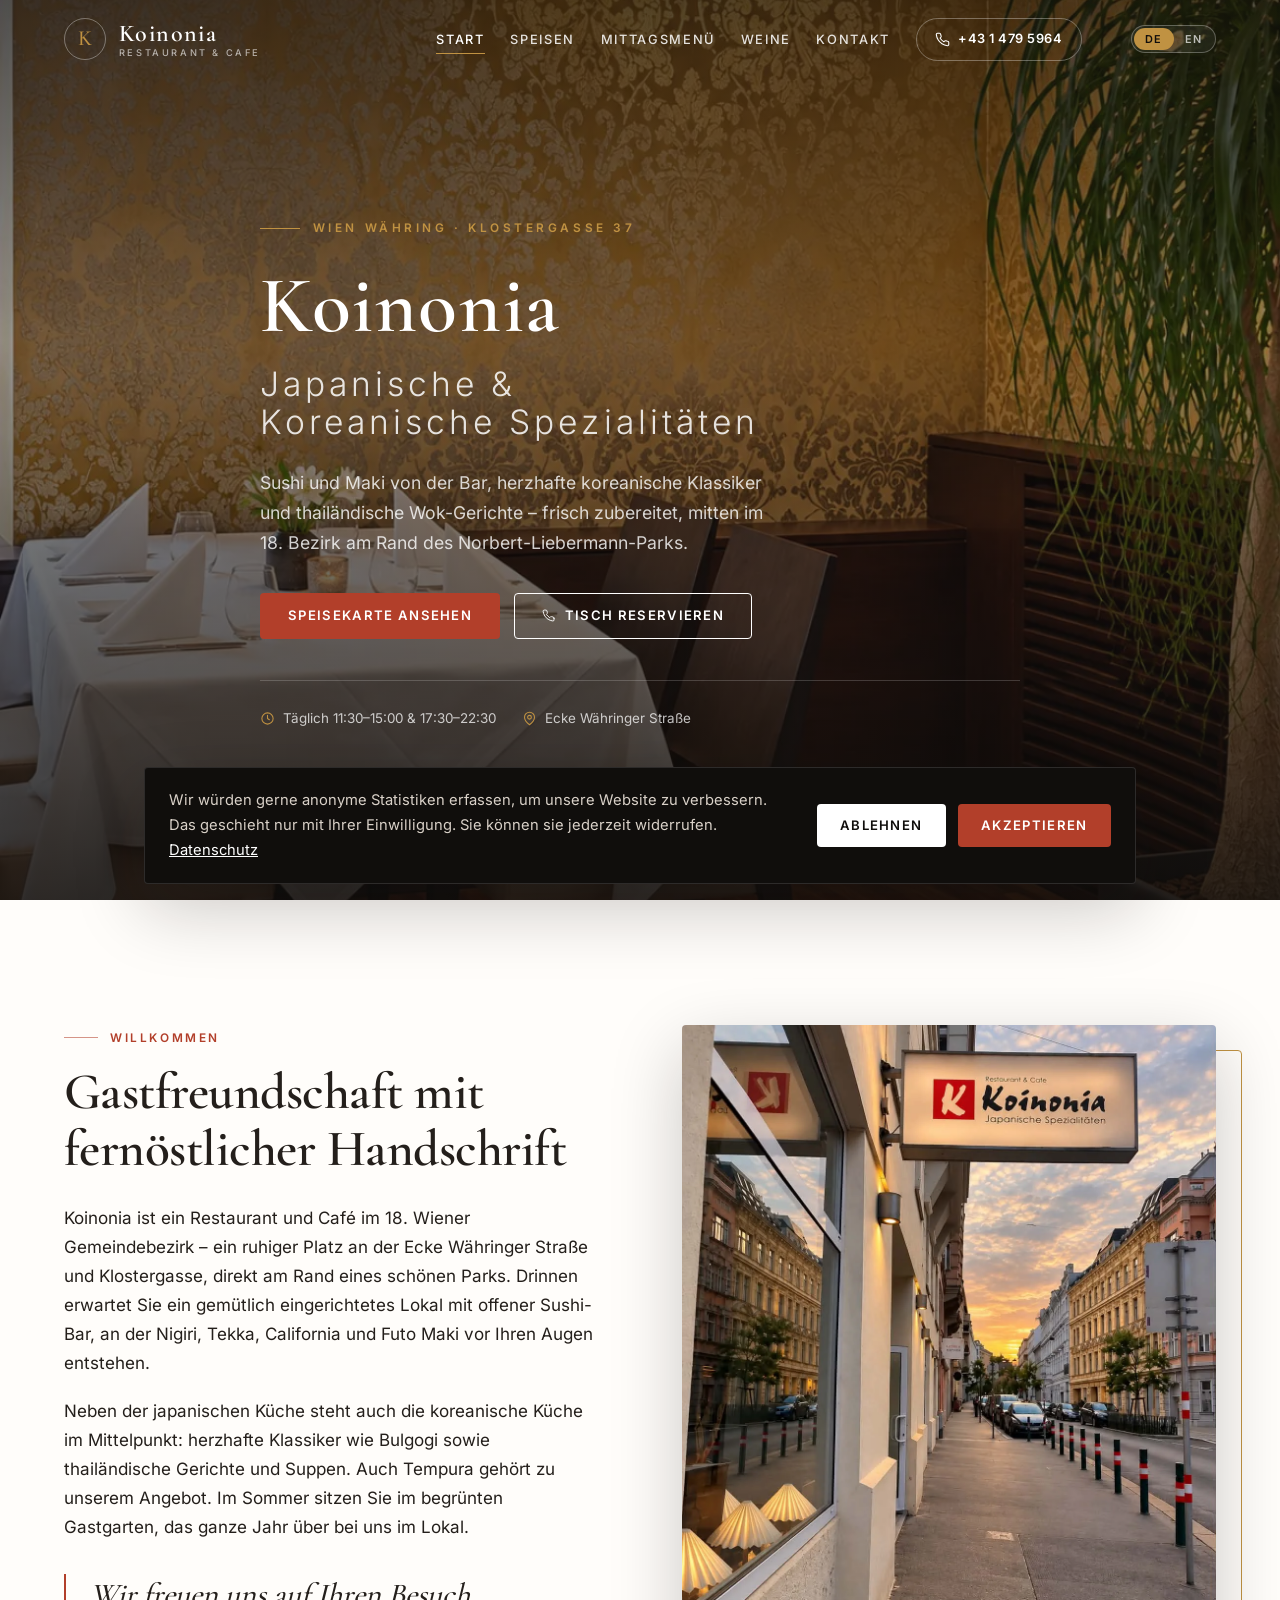
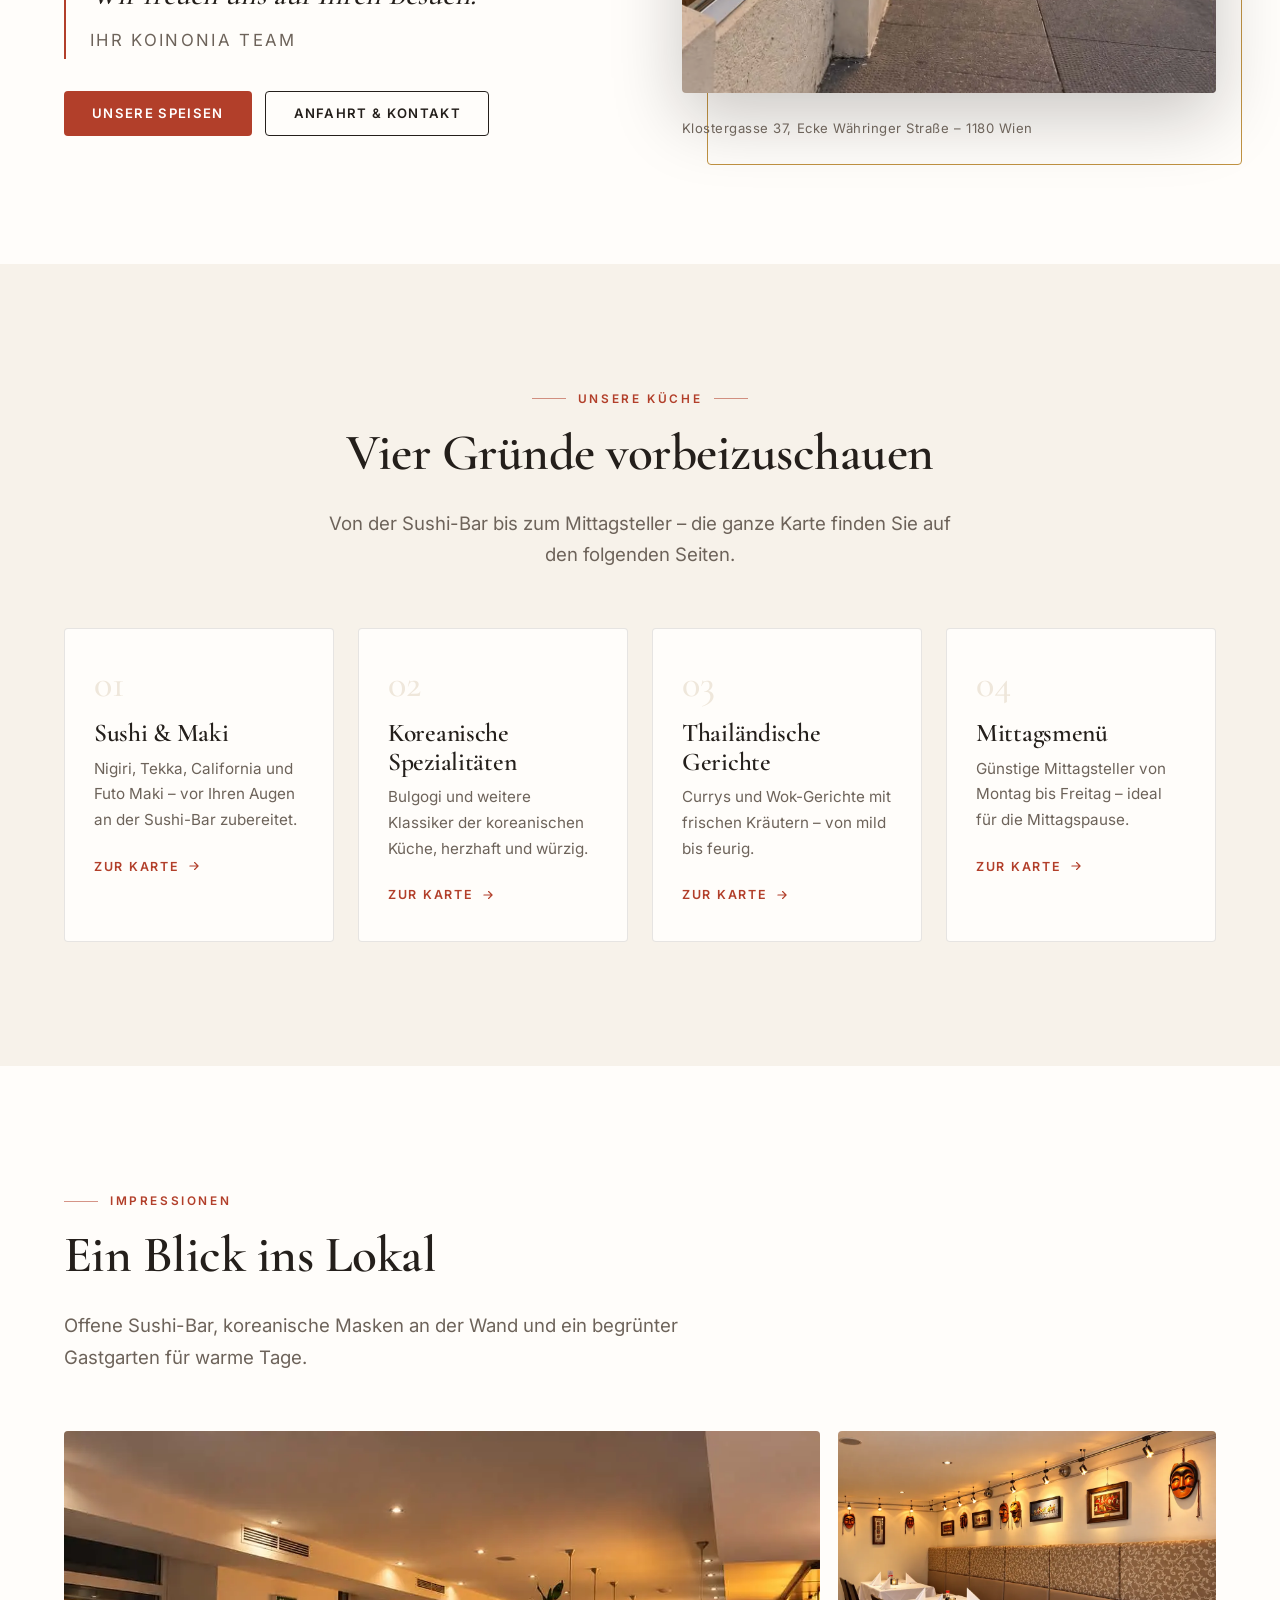
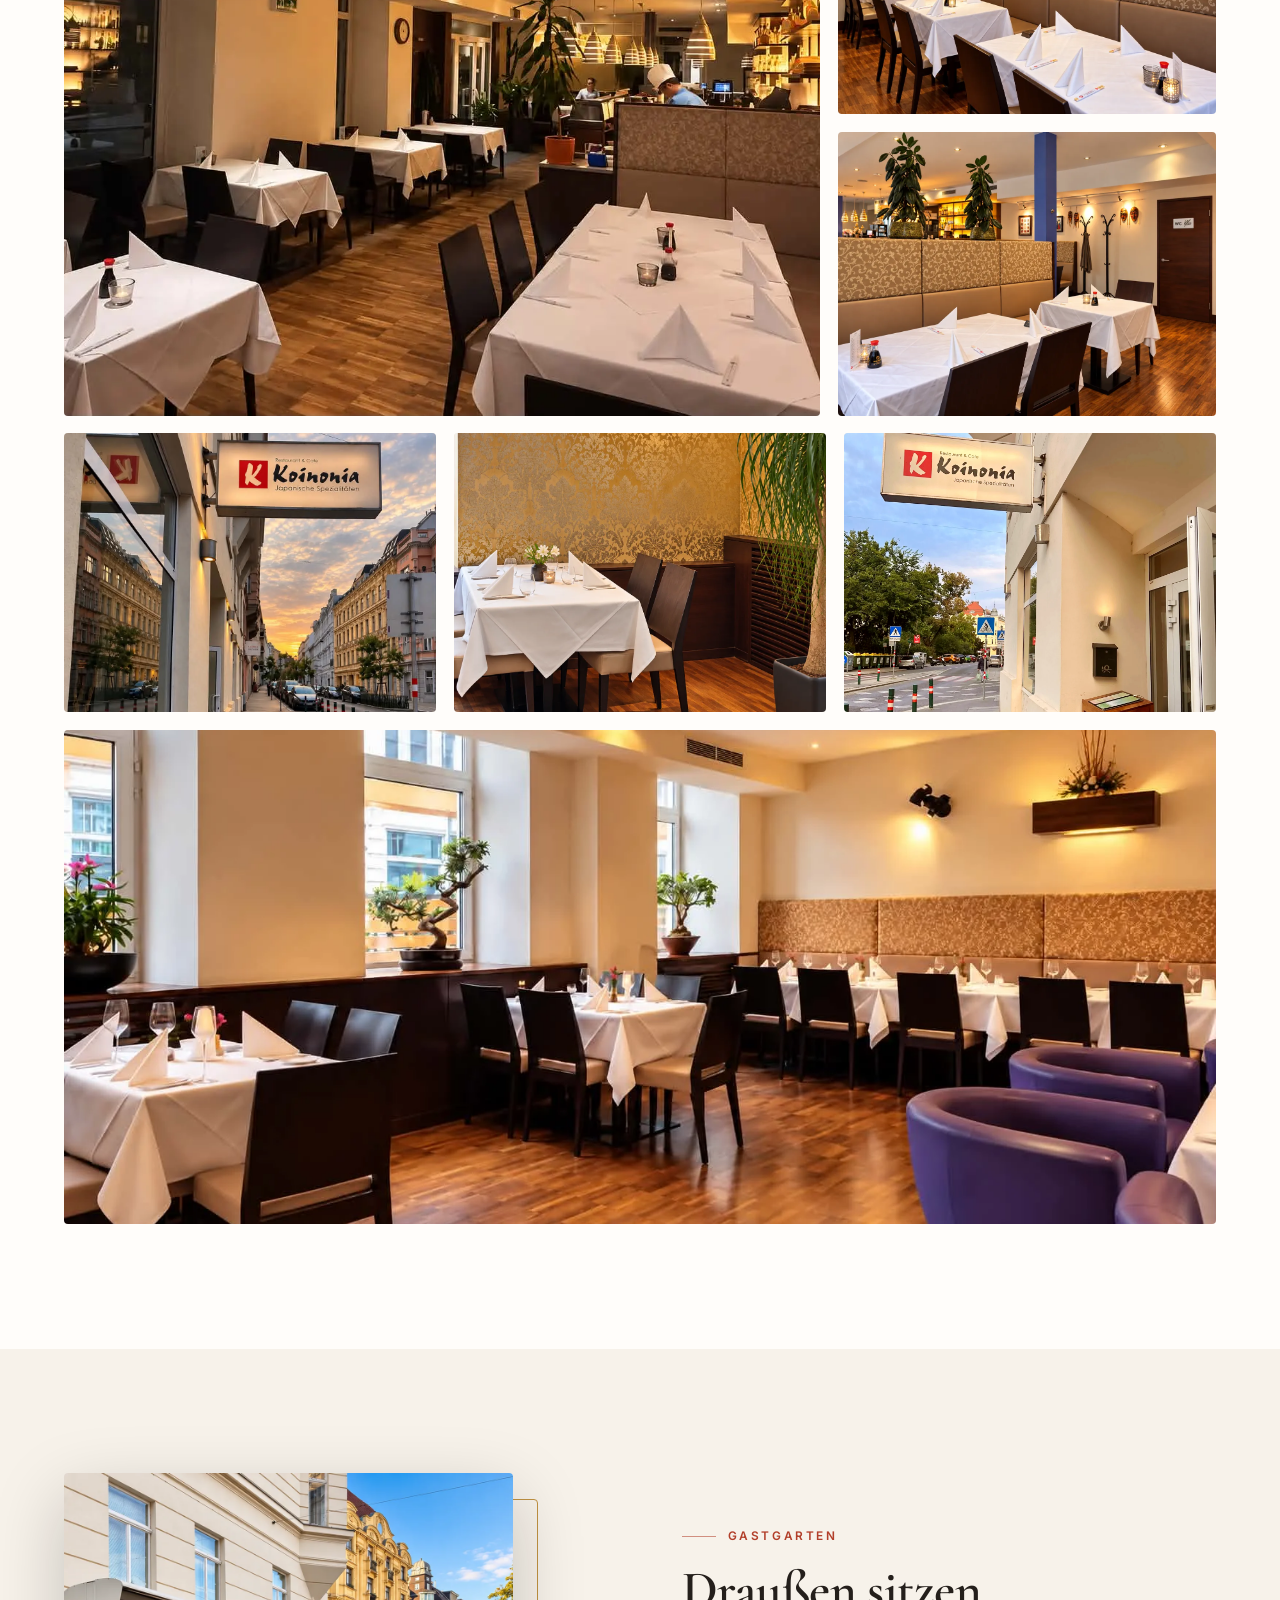
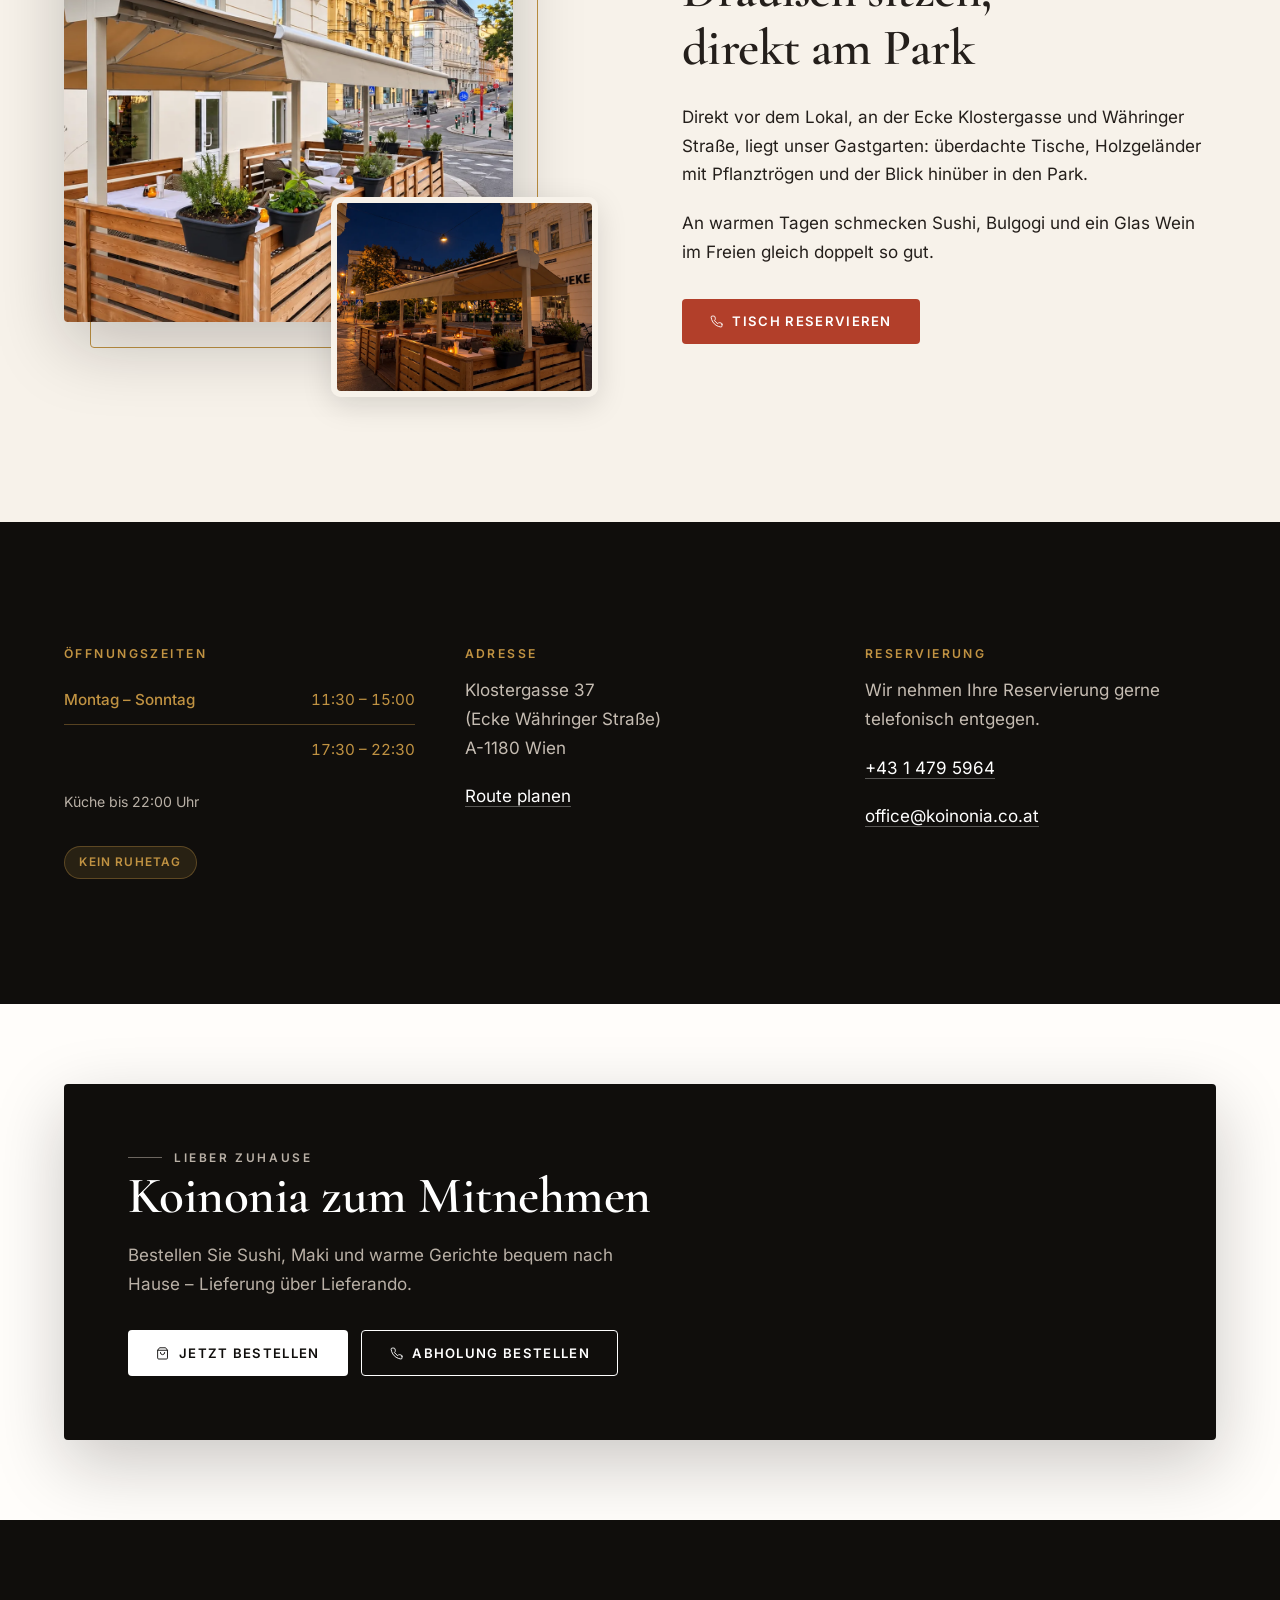
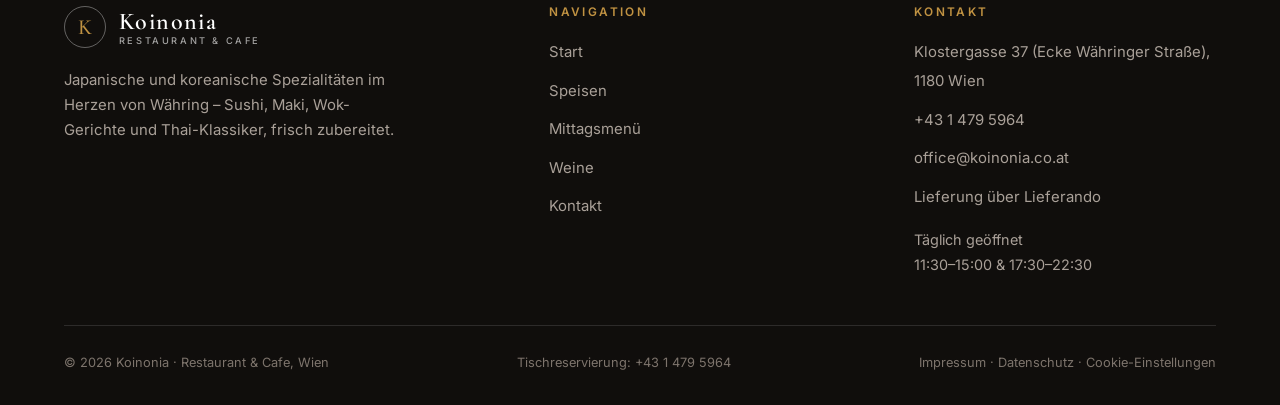
<file: index.html>
<!DOCTYPE html>
<html lang="de">
<head>
<meta charset="utf-8">
<meta name="viewport" content="width=device-width, initial-scale=1">
<title data-en="Koinonia – Japanese &amp; Korean Specialities in Vienna Währing">Koinonia – Japanische &amp; Koreanische Spezialitäten in Wien Währing</title>
<meta name="description" content="Koinonia in 1180 Wien: Sushi, Maki, koreanische und thailändische Spezialitäten. Klostergasse 37, Ecke Währinger Straße. Täglich geöffnet, kein Ruhetag." data-en-content="Koinonia in 1180 Vienna: sushi, maki, Korean and Thai specialities. Klostergasse 37, corner of Währinger Straße. Open daily, no closing day.">
<meta name="theme-color" content="#100e0c">
<meta property="og:title" content="Koinonia – Japanische &amp; Koreanische Spezialitäten in Wien Währing" data-en-content="Koinonia – Japanese &amp; Korean Specialities in Vienna Währing">
<meta property="og:description" content="Koinonia in 1180 Wien: Sushi, Maki, koreanische und thailändische Spezialitäten. Klostergasse 37, Ecke Währinger Straße. Täglich geöffnet, kein Ruhetag." data-en-content="Koinonia in 1180 Vienna: sushi, maki, Korean and Thai specialities. Klostergasse 37, corner of Währinger Straße. Open daily, no closing day.">
<meta property="og:type" content="website">
<meta property="og:site_name" content="Koinonia">
<meta property="og:locale" content="de_AT">
<meta property="og:locale:alternate" content="en_GB">
<meta property="og:url" content="https://www.koinonia.co.at/">
<meta property="og:image" content="https://www.koinonia.co.at/assets/img/og-image.jpg?v=2">
<meta property="og:image:width" content="1731">
<meta property="og:image:height" content="909">
<meta name="twitter:card" content="summary_large_image">
<link rel="canonical" href="https://www.koinonia.co.at/">
<link rel="icon" href="favicon.ico" sizes="48x48">
<link rel="icon" href="assets/icons/favicon-32.png" type="image/png" sizes="32x32">
<link rel="apple-touch-icon" href="assets/icons/apple-touch-icon.png">
<link rel="manifest" href="site.webmanifest">
<link rel="preload" href="assets/img/bar-lounge.webp" as="image" fetchpriority="high">
<link rel="preload" href="assets/fonts/cormorant-garamond-latin.woff2" as="font" type="font/woff2" crossorigin>
<link rel="stylesheet" href="styles.css">
<script type="application/ld+json">
{
  "@context": "https://schema.org",
  "@type": "Restaurant",
  "@id": "https://www.koinonia.co.at/#restaurant",
  "name": "Koinonia",
  "description": "Japanische und koreanische Spezialitäten in Wien Währing.",
  "url": "https://www.koinonia.co.at/",
  "image": "https://www.koinonia.co.at/assets/img/og-image.jpg?v=2",
  "logo": "https://www.koinonia.co.at/assets/icons/icon-512.png",
  "servesCuisine": [
    "Japanisch",
    "Koreanisch",
    "Thailändisch"
  ],
  "menu": "https://www.koinonia.co.at/speisen.html",
  "acceptsReservations": true,
  "telephone": "+43 1 479 5964",
  "email": "office@koinonia.co.at",
  "address": {
    "@type": "PostalAddress",
    "streetAddress": "Klostergasse 37",
    "addressLocality": "Wien",
    "postalCode": "1180",
    "addressCountry": "AT"
  },
  "geo": {
    "@type": "GeoCoordinates",
    "latitude": 48.2283,
    "longitude": 16.3348
  },
  "openingHoursSpecification": [
    {
      "@type": "OpeningHoursSpecification",
      "dayOfWeek": [
        "Monday",
        "Tuesday",
        "Wednesday",
        "Thursday",
        "Friday",
        "Saturday",
        "Sunday"
      ],
      "opens": "11:30",
      "closes": "15:00"
    },
    {
      "@type": "OpeningHoursSpecification",
      "dayOfWeek": [
        "Monday",
        "Tuesday",
        "Wednesday",
        "Thursday",
        "Friday",
        "Saturday",
        "Sunday"
      ],
      "opens": "17:30",
      "closes": "22:30"
    }
  ]
}
</script>
</head>
<body>
<!-- Icons used on this page (see .icon in styles.css) -->
<svg style="display:none">
  <symbol id="icon-phone" viewBox="0 0 24 24"><path d="M22 16.9v3a2 2 0 0 1-2.2 2 19.8 19.8 0 0 1-8.6-3.1 19.5 19.5 0 0 1-6-6A19.8 19.8 0 0 1 2.1 4.2 2 2 0 0 1 4.1 2h3a2 2 0 0 1 2 1.7c.1.9.3 1.8.7 2.7a2 2 0 0 1-.5 2.1L8.1 9.7a16 16 0 0 0 6 6l1.2-1.2a2 2 0 0 1 2.1-.5c.9.4 1.8.6 2.7.7a2 2 0 0 1 1.9 2.2z"/></symbol>
  <symbol id="icon-pin" viewBox="0 0 24 24"><path d="M20 10c0 6-8 12-8 12s-8-6-8-12a8 8 0 0 1 16 0z"/><circle cx="12" cy="10" r="3"/></symbol>
  <symbol id="icon-clock" viewBox="0 0 24 24"><circle cx="12" cy="12" r="9"/><path d="M12 7v5l3 2"/></symbol>
  <symbol id="icon-bag" viewBox="0 0 24 24"><path d="M6 2 3 6v14a2 2 0 0 0 2 2h14a2 2 0 0 0 2-2V6l-3-4z"/><path d="M3 6h18M16 10a4 4 0 0 1-8 0"/></symbol>
  <symbol id="icon-arrow" viewBox="0 0 24 24"><path stroke-width="2" d="M5 12h14M13 6l6 6-6 6"/></symbol>
</svg>
<a class="skip-link" href="#main" data-en="Skip to content">Zum Inhalt springen</a>
<header class="header">
  <div class="wrap header__inner">
    <a class="brand" href="index.html">
      <span class="brand__mark" aria-hidden="true">K</span>
      <span class="brand__text">
        <span class="brand__name">Koinonia</span>
        <span class="brand__tag">Restaurant &amp; Cafe</span>
      </span>
    </a>

    <div class="lang" role="group" aria-label="Sprache / Language" data-en-aria-label="Language">
      <button type="button" class="lang__btn" data-lang="de" lang="de" aria-pressed="true">DE</button>
      <button type="button" class="lang__btn" data-lang="en" lang="en" aria-pressed="false">EN</button>
    </div>

    <button class="nav-toggle" type="button" aria-expanded="false" aria-controls="site-nav" aria-label="Menü öffnen" data-en-aria-label="Open menu">
      <span></span><span></span><span></span>
    </button>

    <nav class="nav" id="site-nav" aria-label="Hauptnavigation" data-en-aria-label="Main navigation">
      <ul class="nav__list">
        <li><a class="nav__link" href="index.html" aria-current="page" data-en="Home">Start</a></li>
        <li><a class="nav__link" href="speisen.html" data-en="Menu">Speisen</a></li>
        <li><a class="nav__link" href="menue.html" data-en="Lunch Menu">Mittagsmenü</a></li>
        <li><a class="nav__link" href="weine.html" data-en="Wines">Weine</a></li>
        <li><a class="nav__link" href="kontakt.html" data-en="Contact">Kontakt</a></li>
      </ul>
      <a class="nav__cta" href="tel:+4314795964"><svg class="icon" aria-hidden="true"><use href="#icon-phone"></use></svg><span>+43 1 479 5964</span></a>
    </nav>
  </div>
</header>

<main id="main">

  <section class="hero">
    <div class="hero__slides" aria-hidden="true">
      <div class="hero__slide hero__slide--pin-mid"><img src="assets/img/tisch-gold.webp" width="1179" height="1474" alt="Eingedeckter Tisch vor der goldenen Ornamenttapete, daneben eine Zimmerpflanze" data-en-alt="A laid table in front of the gold patterned wallpaper, with a potted plant beside it" loading="lazy" decoding="async"></div>
      <div class="hero__slide"><img src="assets/img/masken-saal.webp" width="1179" height="884" alt="Lange Bankreihe unter den beleuchteten koreanischen Masken und Bildern" data-en-alt="A long row of banquette seating beneath the lit Korean masks and pictures" loading="lazy" decoding="async"></div>
      <div class="hero__slide hero__slide--facade"><img src="assets/img/fassade-nacht.webp" width="1448" height="1086" fetchpriority="high" alt="Die beleuchtete Fassade des Restaurant Koinonia in der Klostergasse am Abend, durch die Fenster sieht man Gäste an den Tischen" data-en-alt="The lit facade of Koinonia in Klostergasse in the evening, with guests at their tables seen through the windows" decoding="async"></div>
      <div class="hero__slide"><img src="assets/img/saal-hell.webp?v=2" width="1576" height="998" alt="Heller Gastraum mit eingedeckten Tischen, Bonsai an den Fenstern und violetten Lounge-Sesseln" data-en-alt="Bright dining room with laid tables, bonsai in the windows and purple lounge chairs" loading="lazy" decoding="async"></div>
      <div class="hero__slide hero__slide--pin-top hero__slide--terrace"><picture><source media="(orientation: landscape)" srcset="assets/img/gastgarten-abend.webp" width="1448" height="1086"><img src="assets/img/aussen-abend.webp?v=2" width="1086" height="1448" alt="Der beleuchtete Schriftzug des Koinonia über dem Gehsteig, dahinter die Klostergasse im Abendlicht" data-en-alt="The illuminated Koinonia sign above the pavement, with Klostergasse behind it at dusk" loading="lazy" decoding="async"></picture></div>
    </div>

    <div class="wrap hero__inner">
      <p class="hero__eyebrow" data-en="Vienna Währing · Klostergasse 37">Wien Währing · Klostergasse 37</p>
      <h1>Koinonia<em data-en="Japanese &amp; Korean Specialities">Japanische &amp; Koreanische Spezialitäten</em></h1>
      <p class="hero__text" data-en="Sushi and maki from the bar, hearty Korean classics and Thai wok dishes – freshly prepared in the heart of the 18th district, on the edge of Norbert-Liebermann-Park.">Sushi und Maki von der Bar, herzhafte koreanische Klassiker und thailändische Wok-Gerichte – frisch zubereitet, mitten im 18. Bezirk am Rand des Norbert-Liebermann-Parks.</p>
      <div class="btn-row">
        <a class="btn" href="speisen.html"><span data-en="View the Menu">Speisekarte ansehen</span></a>
        <a class="btn btn--ghost" href="tel:+4314795964"><svg class="icon" aria-hidden="true"><use href="#icon-phone"></use></svg><span data-en="Reserve a Table">Tisch reservieren</span></a>
      </div>
      <p class="hero__meta">
        <span><svg class="icon" aria-hidden="true"><use href="#icon-clock"></use></svg><span data-en=" Daily 11:30–15:00 &amp; 17:30–22:30"> Täglich 11:30–15:00 &amp; 17:30–22:30</span></span>
        <span><svg class="icon" aria-hidden="true"><use href="#icon-pin"></use></svg><span data-en=" Corner of Währinger Straße"> Ecke Währinger Straße</span></span>
      </p>
    </div>

    <div class="hero__dots" role="tablist" aria-label="Bildwechsel" data-en-aria-label="Image carousel"></div>
  </section>

  <section class="section">
    <div class="wrap split">
      <div class="reveal">
        <p class="eyebrow" data-en="Welcome">Willkommen</p>
        <h2 data-en="Hospitality with a Far Eastern Signature">Gastfreundschaft mit fernöstlicher Handschrift</h2>
        <p data-en="Koinonia is a restaurant and café in Vienna’s 18th district — a peaceful spot at the corner of Währinger Straße and Klostergasse, right beside a beautiful park. Inside, you’ll find a cosy dining space with an open sushi bar, where Nigiri, Tekka, California Rolls and Futo Maki are prepared right before your eyes.">Koinonia ist ein Restaurant und Café im 18. Wiener Gemeindebezirk – ein ruhiger Platz an der Ecke Währinger Straße und Klostergasse, direkt am Rand eines schönen Parks. Drinnen erwartet Sie ein gemütlich eingerichtetes Lokal mit offener Sushi-Bar, an der Nigiri, Tekka, California und Futo Maki vor Ihren Augen entstehen.</p>
        <p data-en="Alongside Japanese cuisine, Korean flavours take centre stage, with hearty classics such as Bulgogi, as well as Thai dishes and soups. Tempura is also part of our menu. During the summer months, enjoy your meal in our leafy garden terrace, or relax in our welcoming restaurant throughout the year.">Neben der japanischen Küche steht auch die koreanische Küche im Mittelpunkt: herzhafte Klassiker wie Bulgogi sowie thailändische Gerichte und Suppen. Auch Tempura gehört zu unserem Angebot. Im Sommer sitzen Sie im begrünten Gastgarten, das ganze Jahr über bei uns im Lokal.</p>
        <blockquote class="pull-quote"><span data-en="We look forward to welcoming you.">Wir freuen uns auf Ihren Besuch.</span><br><span class="pull-quote__sign" data-en="Your Koinonia Team">Ihr Koinonia Team</span></blockquote>
        <div class="btn-row">
          <a class="btn" href="speisen.html"><span data-en="Our Dishes">Unsere Speisen</span></a>
          <a class="btn btn--ghost-dark" href="kontakt.html"><span data-en="Directions &amp; Contact">Anfahrt &amp; Kontakt</span></a>
        </div>
      </div>

      <div class="reveal">
        <figure class="figure-stack">
          <img src="assets/img/aussen-abend.webp?v=2" width="1086" height="1448" alt="Der beleuchtete Schriftzug des Restaurant Koinonia an der Hausfassade in der Klostergasse, im Abendlicht" data-en-alt="The illuminated Koinonia sign on the building facade in Klostergasse at dusk" loading="lazy" decoding="async">
          <figcaption class="figure-caption" data-en="Klostergasse 37, corner of Währinger Straße – 1180 Vienna">Klostergasse 37, Ecke Währinger Straße – 1180 Wien</figcaption>
        </figure>
      </div>
    </div>
  </section>

  <section class="section section--cream">
    <div class="wrap">
      <div class="section-head section-head--center">
        <p class="eyebrow eyebrow--center" data-en="Our Kitchen">Unsere Küche</p>
        <h2 data-en="Four Reasons to Visit">Vier Gründe vorbeizuschauen</h2>
        <p class="lede" data-en="From the sushi bar to the lunch plate – you will find the full menu on the following pages.">Von der Sushi-Bar bis zum Mittagsteller – die ganze Karte finden Sie auf den folgenden Seiten.</p>
      </div>
      <div class="cards">
        <a class="card reveal" href="speisen.html">
          <span class="card__num">01</span>
          <h3 data-en="Sushi &amp; Maki">Sushi &amp; Maki</h3>
          <p data-en="Nigiri, tekka, California and futo maki – prepared before your eyes at the sushi bar.">Nigiri, Tekka, California und Futo Maki – vor Ihren Augen an der Sushi-Bar zubereitet.</p>
          <span class="card__more"><span data-en="View the menu">Zur Karte</span> <svg class="icon" aria-hidden="true"><use href="#icon-arrow"></use></svg></span>
        </a>
        <a class="card reveal" href="speisen.html">
          <span class="card__num">02</span>
          <h3 data-en="Korean Specialities">Koreanische Spezialitäten</h3>
          <p data-en="Bulgogi and other classics of Korean cuisine, hearty and full of spice.">Bulgogi und weitere Klassiker der koreanischen Küche, herzhaft und würzig.</p>
          <span class="card__more"><span data-en="View the menu">Zur Karte</span> <svg class="icon" aria-hidden="true"><use href="#icon-arrow"></use></svg></span>
        </a>
        <a class="card reveal" href="speisen.html">
          <span class="card__num">03</span>
          <h3 data-en="Thai Dishes">Thailändische Gerichte</h3>
          <p data-en="Curries and wok dishes with fresh herbs – from mild to fiery.">Currys und Wok-Gerichte mit frischen Kräutern – von mild bis feurig.</p>
          <span class="card__more"><span data-en="View the menu">Zur Karte</span> <svg class="icon" aria-hidden="true"><use href="#icon-arrow"></use></svg></span>
        </a>
        <a class="card reveal" href="menue.html">
          <span class="card__num">04</span>
          <h3 data-en="Lunch Menu">Mittagsmenü</h3>
          <p data-en="Great-value lunch plates from Monday to Friday – ideal for your midday break.">Günstige Mittagsteller von Montag bis Freitag – ideal für die Mittagspause.</p>
          <span class="card__more"><span data-en="View the menu">Zur Karte</span> <svg class="icon" aria-hidden="true"><use href="#icon-arrow"></use></svg></span>
        </a>
      </div>
    </div>
  </section>

  <section class="section">
    <div class="wrap">
      <div class="section-head">
        <p class="eyebrow" data-en="Impressions">Impressionen</p>
        <h2 data-en="A Look Inside">Ein Blick ins Lokal</h2>
        <p class="lede" data-en="An open sushi bar, Korean masks displayed on the walls, and a beautifully green garden terrace for sunny days.">Offene Sushi-Bar, koreanische Masken an der Wand und ein begrünter Gastgarten für warme Tage.
</p>
      </div>
      <div class="photo-set">
        <div class="photo-feature reveal">
          <figure class="photo-feature__main"><img src="assets/img/saal-abend.webp?v=2" width="1731" height="909" alt="Gastraum am Abend mit eingedeckten Tischen und dem Koch an der offenen Sushi-Bar" data-en-alt="The dining room in the evening with laid tables and the chef at the open sushi bar" loading="lazy" decoding="async"></figure>
          <figure><img src="assets/img/masken-saal.webp" width="1179" height="884" alt="Lange Bankreihe unter den beleuchteten koreanischen Masken und Bildern" data-en-alt="A long row of banquette seating beneath the lit Korean masks and pictures" loading="lazy" decoding="async"></figure>
          <figure><img src="assets/img/bar-lounge.webp" width="1179" height="884" alt="Gastraum mit Bank-Bestuhlung vor der Bar, Masken an der Wand" data-en-alt="Dining area with banquette seating in front of the bar, masks on the wall" loading="lazy" decoding="async"></figure>
        </div>
        <div class="photo-row reveal">
          <figure class="pin-top"><img src="assets/img/aussen-abend.webp?v=2" width="1086" height="1448" alt="Der beleuchtete Schriftzug des Koinonia über dem Gehsteig, dahinter die Klostergasse im Abendlicht" data-en-alt="The illuminated Koinonia sign above the pavement, with Klostergasse behind it at dusk" loading="lazy" decoding="async"></figure>
          <figure class="pin-lower"><img src="assets/img/tisch-gold.webp" width="1179" height="1474" alt="Eingedeckter Tisch vor der goldenen Ornamenttapete, daneben eine Zimmerpflanze" data-en-alt="A laid table in front of the gold patterned wallpaper, with a potted plant beside it" loading="lazy" decoding="async"></figure>
          <figure class="pin-upper"><img src="assets/img/aussen-eingang.webp?v=2" width="1416" height="1890" alt="Der Eingang des Koinonia mit dem Schriftzug über der Tür, von der Straße aus gesehen" data-en-alt="The entrance to Koinonia with the sign above the door, seen from the street" loading="lazy" decoding="async"></figure>
        </div>
        <figure class="photo-wide reveal"><img src="assets/img/saal-hell.webp?v=2" width="1576" height="998" alt="Heller Gastraum mit eingedeckten Tischen, Bonsai an den Fenstern und violetten Lounge-Sesseln" data-en-alt="Bright dining room with laid tables, bonsai in the windows and purple lounge chairs" loading="lazy" decoding="async"></figure>
      </div>
    </div>
  </section>

  <section class="section section--cream">
    <div class="wrap split">
      <div class="garden-photos reveal">
        <figure class="garden-photos__main"><img src="assets/img/gastgarten-ecke.webp" width="1448" height="1086" alt="Der überdachte Gastgarten mit Holzgeländer und Kräutertöpfen an der Straßenecke, im Sonnenschein" data-en-alt="The covered garden terrace with wooden screens and herb planters on the street corner, in the sunshine" loading="lazy" decoding="async"></figure>
        <figure class="garden-photos__inset"><img src="assets/img/gastgarten-nacht.webp" width="1448" height="1086" alt="Der Gastgarten am Abend mit Kerzen auf den Tischen und beleuchteter Markise, dahinter die Bäume des Parks" data-en-alt="The garden terrace in the evening with candles on the tables and the lit awning, with the trees of the park behind it" loading="lazy" decoding="async"></figure>
      </div>

      <div class="reveal">
        <p class="eyebrow" data-en="Garden Terrace">Gastgarten</p>
        <h2 data-en="Outdoor Seating Right by the Park">Draußen sitzen, direkt am Park</h2>
        <p data-en="Right outside, at the corner of Klostergasse and Währinger Straße, you will find our garden terrace: covered tables, wooden screens lined with planters and a view across to the park.">Direkt vor dem Lokal, an der Ecke Klostergasse und Währinger Straße, liegt unser Gastgarten: überdachte Tische, Holzgeländer mit Pflanztrögen und der Blick hinüber in den Park.</p>
        <p data-en="On warm days, sushi, bulgogi and a glass of wine taste even better in the open air.">An warmen Tagen schmecken Sushi, Bulgogi und ein Glas Wein im Freien gleich doppelt so gut.</p>
        <div class="btn-row" style="margin-top:2rem">
          <a class="btn" href="tel:+4314795964"><svg class="icon" aria-hidden="true"><use href="#icon-phone"></use></svg><span data-en="Reserve a Table">Tisch reservieren</span></a>
        </div>
      </div>
    </div>
  </section>

  <section class="section section--dark">
    <div class="wrap">
      <div class="info-grid">
        <div class="info-block reveal">
          <h3 data-en="Opening Hours">Öffnungszeiten</h3>
          <ul class="hours-list">
            <li data-day="1,2,3,4,5,6,0"><span class="day" data-en="Monday – Sunday">Montag – Sonntag</span><span class="time">11:30 – 15:00</span></li>
            <li data-day="1,2,3,4,5,6,0"><span class="day">&nbsp;</span><span class="time">17:30 – 22:30</span></li>
          </ul>
          <p class="hours-note" data-en="Kitchen open until 22:00">Küche bis 22:00 Uhr</p>
          <span class="badge" data-en="Open every day">Kein Ruhetag</span>
        </div>
        <div class="info-block reveal">
          <h3 data-en="Address">Adresse</h3>
          <p>Klostergasse 37<br><span data-en="(corner of Währinger Straße)">(Ecke Währinger Straße)</span><br><span data-en="A-1180 Vienna">A-1180 Wien</span></p>
          <p style="margin-top:1rem"><a href="https://www.google.com/maps/dir/?api=1&amp;destination=Klostergasse+37%2C+1180+Wien" target="_blank" rel="noopener" data-en="Get Directions">Route planen</a></p>
        </div>
        <div class="info-block reveal">
          <h3 data-en="Reservations">Reservierung</h3>
          <p data-en="We are glad to take your reservation by telephone.">Wir nehmen Ihre Reservierung gerne telefonisch entgegen.</p>
          <p style="margin-top:.6rem"><a href="tel:+4314795964">+43 1 479 5964</a></p>
          <p style="margin-top:.4rem"><a href="mailto:office@koinonia.co.at">office@koinonia.co.at</a></p>
        </div>
      </div>
    </div>
  </section>

  <section class="section--tight">
    <div class="wrap">
      <div class="cta-band reveal">
        <div>
          <p class="eyebrow" data-en="Prefer to Stay In">Lieber zuhause</p>
          <h2 data-en="Koinonia to Take Away">Koinonia zum Mitnehmen</h2>
          <p data-en="Order sushi, maki and warm dishes to your door – delivered by Lieferando.">Bestellen Sie Sushi, Maki und warme Gerichte bequem nach Hause – Lieferung über Lieferando.</p>
        </div>
        <div class="btn-row">
          <a class="btn btn--light" href="https://www.lieferando.at/speisekarte/restaurant-koinonia" target="_blank" rel="noopener"><svg class="icon" aria-hidden="true"><use href="#icon-bag"></use></svg><span data-en="Order Now">Jetzt bestellen</span></a>
          <a class="btn btn--ghost" href="tel:+4314795964"><svg class="icon" aria-hidden="true"><use href="#icon-phone"></use></svg><span data-en="Order for Pickup">Abholung bestellen</span></a>
        </div>
      </div>
    </div>
  </section>

</main>
<footer class="footer">
  <div class="wrap footer__grid">
    <div>
      <a class="brand" href="index.html">
        <span class="brand__mark" aria-hidden="true">K</span>
        <span class="brand__text">
          <span class="brand__name">Koinonia</span>
          <span class="brand__tag">Restaurant &amp; Cafe</span>
        </span>
      </a>
      <p class="footer__about" data-en="Japanese and Korean specialities in the heart of Währing – sushi, maki, wok dishes and Thai classics, freshly prepared.">Japanische und koreanische Spezialitäten im Herzen von Währing – Sushi, Maki, Wok-Gerichte und Thai-Klassiker, frisch zubereitet.</p>
    </div>

    <div>
      <h3>Navigation</h3>
      <ul class="footer__links">
        <li><a href="index.html" data-en="Home">Start</a></li>
        <li><a href="speisen.html" data-en="Menu">Speisen</a></li>
        <li><a href="menue.html" data-en="Lunch Menu">Mittagsmenü</a></li>
        <li><a href="weine.html" data-en="Wines">Weine</a></li>
        <li><a href="kontakt.html" data-en="Contact">Kontakt</a></li>
      </ul>
    </div>

    <div>
      <h3 data-en="Contact">Kontakt</h3>
      <ul class="footer__links">
        <li><a href="https://www.google.com/maps/dir/?api=1&amp;destination=Klostergasse+37%2C+1180+Wien" target="_blank" rel="noopener" data-en="Klostergasse 37 (corner of Währinger Straße), 1180 Vienna">Klostergasse 37 (Ecke Währinger Straße), 1180 Wien</a></li>
        <li><a href="tel:+4314795964">+43 1 479 5964</a></li>
        <li><a href="mailto:office@koinonia.co.at">office@koinonia.co.at</a></li>
        <li><a href="https://www.lieferando.at/speisekarte/restaurant-koinonia" target="_blank" rel="noopener" data-en="Delivery via Lieferando">Lieferung über Lieferando</a></li>
      </ul>
      <p class="footer__hours"><span data-en="Open daily">Täglich geöffnet</span><br>11:30–15:00 &amp; 17:30–22:30</p>
    </div>
  </div>

  <div class="wrap">
    <div class="footer__bottom">
      <span>&copy; <span id="year">2026</span><span data-en=" Koinonia · Restaurant &amp; Cafe, Vienna"> Koinonia · Restaurant &amp; Cafe, Wien</span></span>
      <span><a href="tel:+4314795964" data-en="Table reservations: +43 1 479 5964">Tischreservierung: +43 1 479 5964</a></span>
      <span><a href="impressum.html" data-en="Legal Notice">Impressum</a> · <a href="datenschutz.html" data-en="Privacy">Datenschutz</a></span>
    </div>
  </div>
</footer>

<script src="main.js"></script>
</body>
</html>
</file>
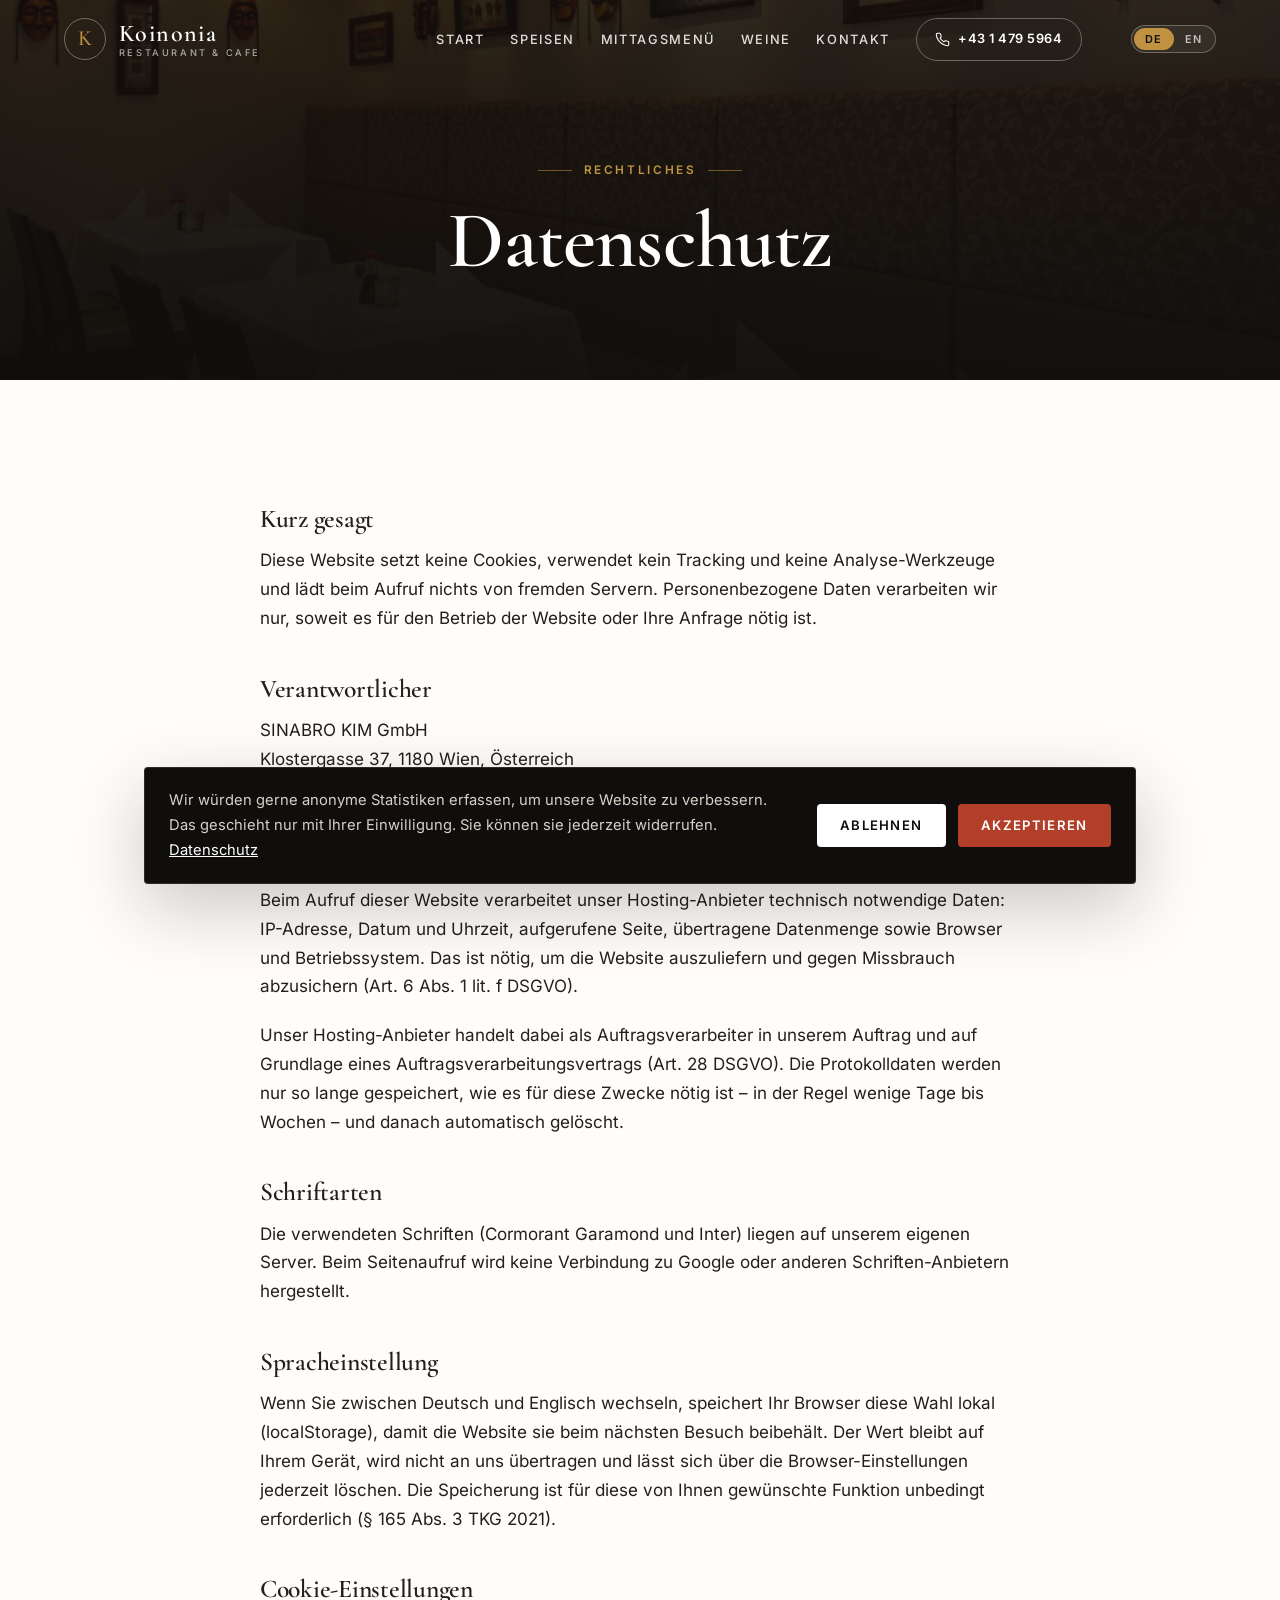
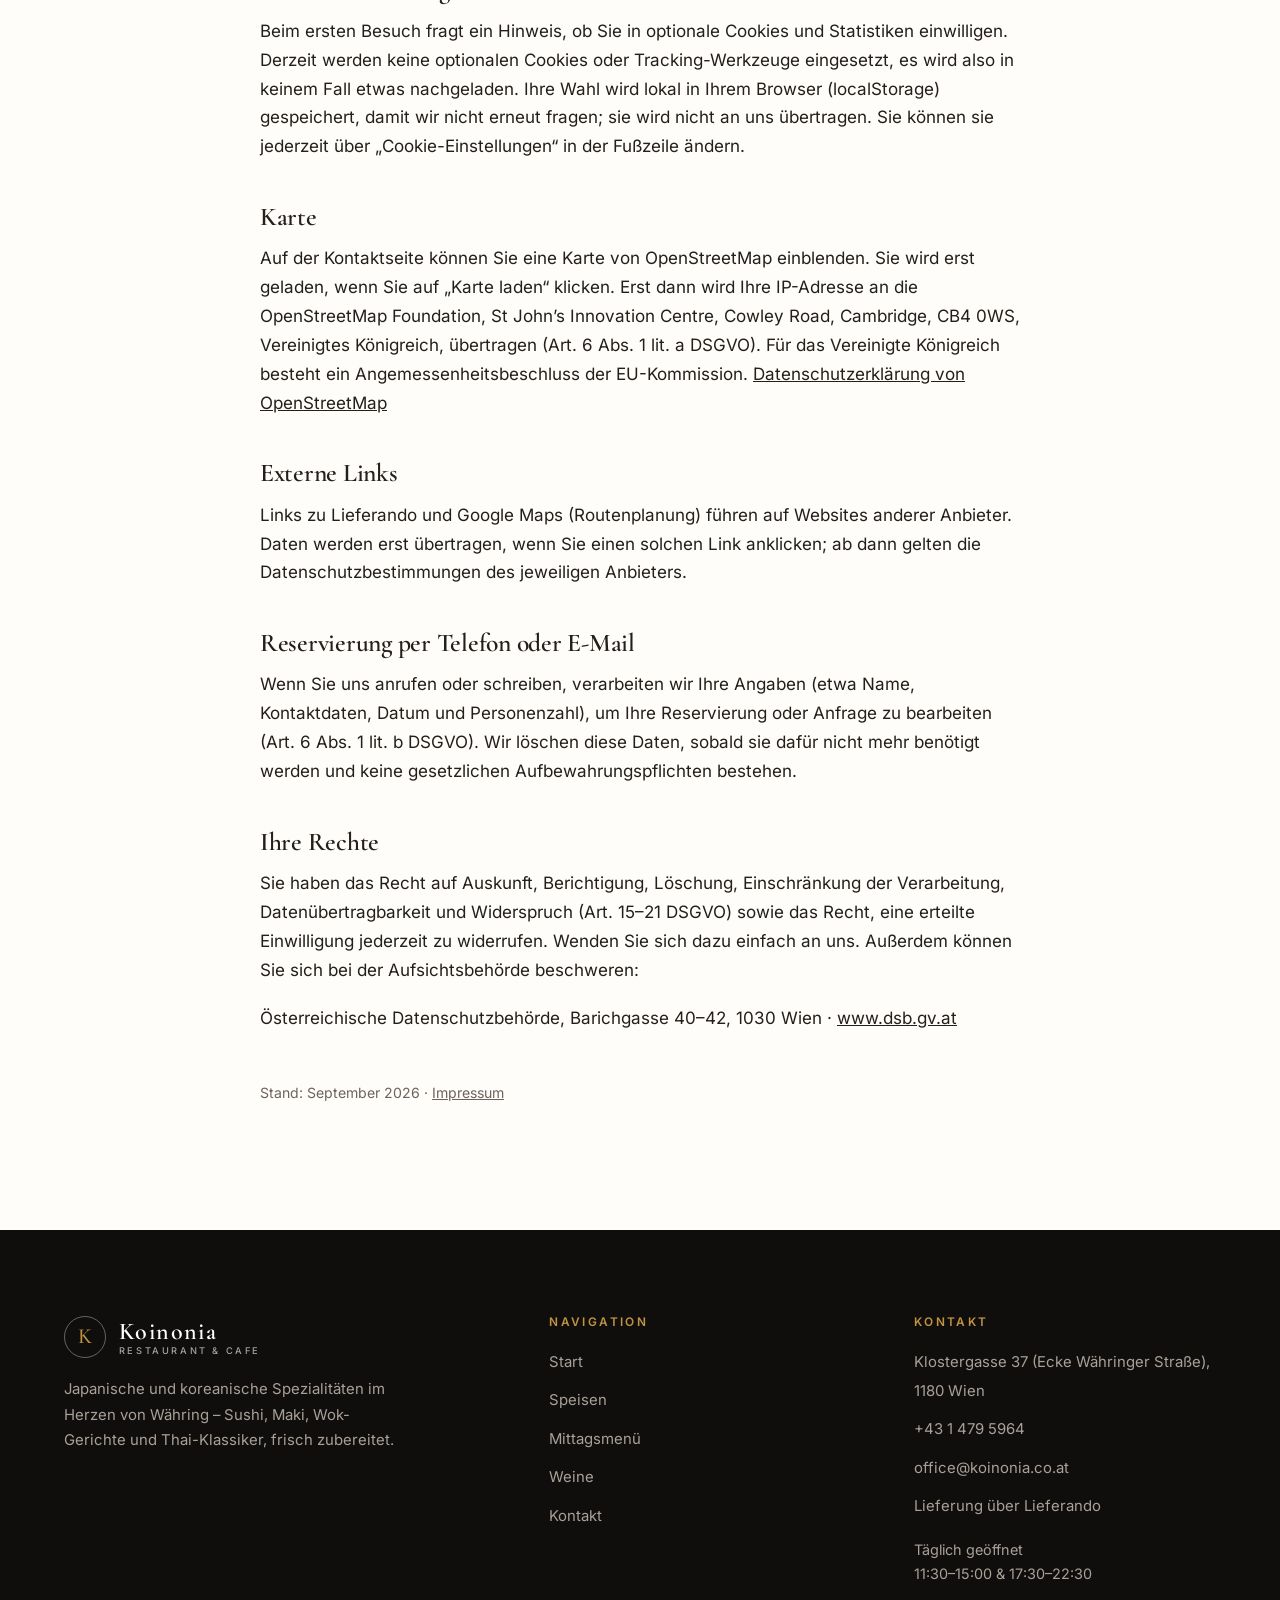
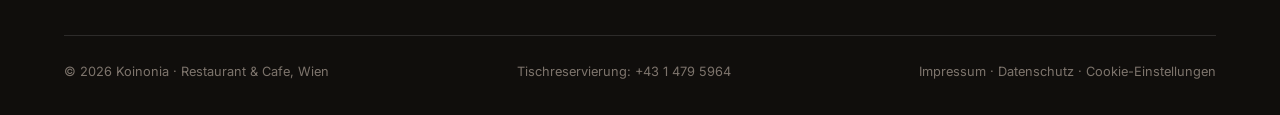
<file: datenschutz.html>
<!DOCTYPE html>
<html lang="de">
<head>
<meta charset="utf-8">
<meta name="viewport" content="width=device-width, initial-scale=1">
<title data-en="Privacy Policy – Koinonia">Datenschutz – Koinonia</title>
<meta name="description" content="Datenschutzerklärung des Restaurant Koinonia: welche Daten beim Besuch dieser Website verarbeitet werden." data-en-content="Privacy policy of Restaurant Koinonia: what data is processed when you visit this website.">
<meta name="robots" content="noindex, follow">
<meta name="theme-color" content="#100e0c">
<link rel="icon" href="favicon.ico" sizes="48x48">
<link rel="icon" href="assets/icons/favicon-32.png" type="image/png" sizes="32x32">
<link rel="apple-touch-icon" href="assets/icons/apple-touch-icon.png">
<link rel="manifest" href="site.webmanifest">
<link rel="preload" href="assets/fonts/cormorant-garamond-latin.woff2" as="font" type="font/woff2" crossorigin>
<link rel="stylesheet" href="styles.css">
</head>
<body>
<!-- Icons used on this page (see .icon in styles.css) -->
<svg style="display:none">
  <symbol id="icon-phone" viewBox="0 0 24 24"><path d="M22 16.9v3a2 2 0 0 1-2.2 2 19.8 19.8 0 0 1-8.6-3.1 19.5 19.5 0 0 1-6-6A19.8 19.8 0 0 1 2.1 4.2 2 2 0 0 1 4.1 2h3a2 2 0 0 1 2 1.7c.1.9.3 1.8.7 2.7a2 2 0 0 1-.5 2.1L8.1 9.7a16 16 0 0 0 6 6l1.2-1.2a2 2 0 0 1 2.1-.5c.9.4 1.8.6 2.7.7a2 2 0 0 1 1.9 2.2z"/></symbol>
</svg>
<a class="skip-link" href="#main" data-en="Skip to content">Zum Inhalt springen</a>
<header class="header">
  <div class="wrap header__inner">
    <a class="brand" href="index.html">
      <span class="brand__mark" aria-hidden="true">K</span>
      <span class="brand__text">
        <span class="brand__name">Koinonia</span>
        <span class="brand__tag">Restaurant &amp; Cafe</span>
      </span>
    </a>

    <div class="lang" role="group" aria-label="Sprache / Language" data-en-aria-label="Language">
      <button type="button" class="lang__btn" data-lang="de" lang="de" aria-pressed="true">DE</button>
      <button type="button" class="lang__btn" data-lang="en" lang="en" aria-pressed="false">EN</button>
    </div>

    <button class="nav-toggle" type="button" aria-expanded="false" aria-controls="site-nav" aria-label="Menü öffnen" data-en-aria-label="Open menu">
      <span></span><span></span><span></span>
    </button>

    <nav class="nav" id="site-nav" aria-label="Hauptnavigation" data-en-aria-label="Main navigation">
      <ul class="nav__list">
        <li><a class="nav__link" href="index.html" data-en="Home">Start</a></li>
        <li><a class="nav__link" href="speisen.html" data-en="Menu">Speisen</a></li>
        <li><a class="nav__link" href="menue.html" data-en="Lunch Menu">Mittagsmenü</a></li>
        <li><a class="nav__link" href="weine.html" data-en="Wines">Weine</a></li>
        <li><a class="nav__link" href="kontakt.html" data-en="Contact">Kontakt</a></li>
      </ul>
      <a class="nav__cta" href="tel:+4314795964"><svg class="icon" aria-hidden="true"><use href="#icon-phone"></use></svg><span>+43 1 479 5964</span></a>
    </nav>
  </div>
</header>

<main id="main">

  <section class="page-head">
    <img src="assets/img/masken-saal.webp" width="1179" height="884" alt="" aria-hidden="true">
    <div class="wrap">
      <p class="eyebrow eyebrow--center" data-en="Legal">Rechtliches</p>
      <h1 data-en="Privacy Policy">Datenschutz</h1>
    </div>
  </section>

  <section class="section">
    <div class="wrap wrap--narrow legal">
      <h2 data-en="Short Version">Kurz gesagt</h2>
      <p><span data-en="This website sets no cookies, uses no tracking or analytics, and loads nothing from third-party servers when you open it. We only process personal data where needed to run the website or handle your request.">Diese Website setzt keine Cookies, verwendet kein Tracking und keine Analyse-Werkzeuge und lädt beim Aufruf nichts von fremden Servern. Personenbezogene Daten verarbeiten wir nur, soweit es für den Betrieb der Website oder Ihre Anfrage nötig ist.</span></p>

      <h2 data-en="Controller">Verantwortlicher</h2>
      <p>SINABRO KIM GmbH<br><span data-en="Klostergasse 37, 1180 Vienna, Austria">Klostergasse 37, 1180 Wien, Österreich</span><br><a href="tel:+4314795964">+43 1 479 5964</a> · <a href="mailto:office@koinonia.co.at">office@koinonia.co.at</a></p>

      <h2 data-en="Hosting &amp; Server Logs">Hosting &amp; Server-Protokolle</h2>
      <p><span data-en="When you visit this website, our hosting provider processes technically necessary data: IP address, date and time, the page requested, the amount of data transferred, and your browser and operating system. This is needed to deliver the website and protect it against abuse (Art. 6(1)(f) GDPR).">Beim Aufruf dieser Website verarbeitet unser Hosting-Anbieter technisch notwendige Daten: IP-Adresse, Datum und Uhrzeit, aufgerufene Seite, übertragene Datenmenge sowie Browser und Betriebssystem. Das ist nötig, um die Website auszuliefern und gegen Missbrauch abzusichern (Art. 6 Abs. 1 lit. f DSGVO).</span></p>
      <p><span data-en="Our hosting provider acts as a processor on our behalf under a data processing agreement (Art. 28 GDPR). Log data is kept only as long as needed for these purposes, typically a few days to a few weeks, and is then deleted automatically.">Unser Hosting-Anbieter handelt dabei als Auftragsverarbeiter in unserem Auftrag und auf Grundlage eines Auftragsverarbeitungsvertrags (Art. 28 DSGVO). Die Protokolldaten werden nur so lange gespeichert, wie es für diese Zwecke nötig ist – in der Regel wenige Tage bis Wochen – und danach automatisch gelöscht.</span></p>

      <h2 data-en="Fonts">Schriftarten</h2>
      <p><span data-en="The fonts used (Cormorant Garamond and Inter) are hosted on our own server. No connection is made to Google or any other font provider when you open a page.">Die verwendeten Schriften (Cormorant Garamond und Inter) liegen auf unserem eigenen Server. Beim Seitenaufruf wird keine Verbindung zu Google oder anderen Schriften-Anbietern hergestellt.</span></p>

      <h2 data-en="Language Setting">Spracheinstellung</h2>
      <p><span data-en="When you switch between German and English, your browser stores that choice locally (localStorage) so the website remembers it next time. The value stays on your device, is never sent to us, and can be deleted at any time in your browser settings. Storing it is strictly necessary for this function you requested (§ 165(3) of the Austrian Telecommunications Act 2021).">Wenn Sie zwischen Deutsch und Englisch wechseln, speichert Ihr Browser diese Wahl lokal (localStorage), damit die Website sie beim nächsten Besuch beibehält. Der Wert bleibt auf Ihrem Gerät, wird nicht an uns übertragen und lässt sich über die Browser-Einstellungen jederzeit löschen. Die Speicherung ist für diese von Ihnen gewünschte Funktion unbedingt erforderlich (§ 165 Abs. 3 TKG 2021).</span></p>

      <h2 data-en="Cookie Settings">Cookie-Einstellungen</h2>
      <p><span data-en="When you first visit, a banner asks whether you consent to optional cookies and statistics. Currently no optional cookies or tracking tools are in use, so nothing is loaded either way. Your choice is stored locally in your browser (localStorage) so we do not ask again; it is never sent to us. You can change it at any time via “Cookie settings” in the footer.">Beim ersten Besuch fragt ein Hinweis, ob Sie in optionale Cookies und Statistiken einwilligen. Derzeit werden keine optionalen Cookies oder Tracking-Werkzeuge eingesetzt, es wird also in keinem Fall etwas nachgeladen. Ihre Wahl wird lokal in Ihrem Browser (localStorage) gespeichert, damit wir nicht erneut fragen; sie wird nicht an uns übertragen. Sie können sie jederzeit über „Cookie-Einstellungen“ in der Fußzeile ändern.</span></p>

      <h2 id="karte" data-en="Map">Karte</h2>
      <p><span data-en="On the contact page you can display a map from OpenStreetMap. It only loads when you click “Load Map”. Only then is your IP address transferred to the OpenStreetMap Foundation, St John’s Innovation Centre, Cowley Road, Cambridge, CB4 0WS, United Kingdom (Art. 6(1)(a) GDPR). The European Commission has issued an adequacy decision for the United Kingdom.">Auf der Kontaktseite können Sie eine Karte von OpenStreetMap einblenden. Sie wird erst geladen, wenn Sie auf „Karte laden“ klicken. Erst dann wird Ihre IP-Adresse an die OpenStreetMap Foundation, St John’s Innovation Centre, Cowley Road, Cambridge, CB4 0WS, Vereinigtes Königreich, übertragen (Art. 6 Abs. 1 lit. a DSGVO). Für das Vereinigte Königreich besteht ein Angemessenheitsbeschluss der EU-Kommission.</span> <a href="https://osmfoundation.org/wiki/Privacy_Policy" target="_blank" rel="noopener" data-en="OpenStreetMap privacy policy">Datenschutzerklärung von OpenStreetMap</a></p>

      <h2 data-en="External Links">Externe Links</h2>
      <p><span data-en="Links to Lieferando and Google Maps (directions) lead to other providers’ websites. No data is transferred until you click such a link; from then on, that provider’s privacy policy applies.">Links zu Lieferando und Google Maps (Routenplanung) führen auf Websites anderer Anbieter. Daten werden erst übertragen, wenn Sie einen solchen Link anklicken; ab dann gelten die Datenschutzbestimmungen des jeweiligen Anbieters.</span></p>

      <h2 data-en="Reservations by Phone or Email">Reservierung per Telefon oder E-Mail</h2>
      <p><span data-en="If you call or email us, we process the details you give (such as name, contact details, date and party size) to handle your reservation or enquiry (Art. 6(1)(b) GDPR). We delete this data once it is no longer needed for that purpose and no statutory retention obligations apply.">Wenn Sie uns anrufen oder schreiben, verarbeiten wir Ihre Angaben (etwa Name, Kontaktdaten, Datum und Personenzahl), um Ihre Reservierung oder Anfrage zu bearbeiten (Art. 6 Abs. 1 lit. b DSGVO). Wir löschen diese Daten, sobald sie dafür nicht mehr benötigt werden und keine gesetzlichen Aufbewahrungspflichten bestehen.</span></p>

      <h2 data-en="Your Rights">Ihre Rechte</h2>
      <p><span data-en="You have the right to access, rectification, erasure, restriction of processing, data portability and objection (Art. 15–21 GDPR), and to withdraw any consent at any time. Just get in touch with us. You may also lodge a complaint with the supervisory authority:">Sie haben das Recht auf Auskunft, Berichtigung, Löschung, Einschränkung der Verarbeitung, Datenübertragbarkeit und Widerspruch (Art. 15–21 DSGVO) sowie das Recht, eine erteilte Einwilligung jederzeit zu widerrufen. Wenden Sie sich dazu einfach an uns. Außerdem können Sie sich bei der Aufsichtsbehörde beschweren:</span></p>
      <p><span data-en="Austrian Data Protection Authority, Barichgasse 40–42, 1030 Vienna">Österreichische Datenschutzbehörde, Barichgasse 40–42, 1030 Wien</span> · <a href="https://www.dsb.gv.at" target="_blank" rel="noopener">www.dsb.gv.at</a></p>

      <p class="stand"><span data-en="Last updated: September 2026">Stand: September 2026</span> · <a href="impressum.html" data-en="Legal Notice">Impressum</a></p>
    </div>
  </section>

</main>
<footer class="footer">
  <div class="wrap footer__grid">
    <div>
      <a class="brand" href="index.html">
        <span class="brand__mark" aria-hidden="true">K</span>
        <span class="brand__text">
          <span class="brand__name">Koinonia</span>
          <span class="brand__tag">Restaurant &amp; Cafe</span>
        </span>
      </a>
      <p class="footer__about" data-en="Japanese and Korean specialities in the heart of Währing – sushi, maki, wok dishes and Thai classics, freshly prepared.">Japanische und koreanische Spezialitäten im Herzen von Währing – Sushi, Maki, Wok-Gerichte und Thai-Klassiker, frisch zubereitet.</p>
    </div>

    <div>
      <h3>Navigation</h3>
      <ul class="footer__links">
        <li><a href="index.html" data-en="Home">Start</a></li>
        <li><a href="speisen.html" data-en="Menu">Speisen</a></li>
        <li><a href="menue.html" data-en="Lunch Menu">Mittagsmenü</a></li>
        <li><a href="weine.html" data-en="Wines">Weine</a></li>
        <li><a href="kontakt.html" data-en="Contact">Kontakt</a></li>
      </ul>
    </div>

    <div>
      <h3 data-en="Contact">Kontakt</h3>
      <ul class="footer__links">
        <li><a href="https://www.google.com/maps/dir/?api=1&amp;destination=Klostergasse+37%2C+1180+Wien" target="_blank" rel="noopener" data-en="Klostergasse 37 (corner of Währinger Straße), 1180 Vienna">Klostergasse 37 (Ecke Währinger Straße), 1180 Wien</a></li>
        <li><a href="tel:+4314795964">+43 1 479 5964</a></li>
        <li><a href="mailto:office@koinonia.co.at">office@koinonia.co.at</a></li>
        <li><a href="https://www.lieferando.at/speisekarte/restaurant-koinonia" target="_blank" rel="noopener" data-en="Delivery via Lieferando">Lieferung über Lieferando</a></li>
      </ul>
      <p class="footer__hours"><span data-en="Open daily">Täglich geöffnet</span><br>11:30–15:00 &amp; 17:30–22:30</p>
    </div>
  </div>

  <div class="wrap">
    <div class="footer__bottom">
      <span>&copy; <span id="year">2026</span><span data-en=" Koinonia · Restaurant &amp; Cafe, Vienna"> Koinonia · Restaurant &amp; Cafe, Wien</span></span>
      <span><a href="tel:+4314795964" data-en="Table reservations: +43 1 479 5964">Tischreservierung: +43 1 479 5964</a></span>
      <span><a href="impressum.html" data-en="Legal Notice">Impressum</a> · <a href="datenschutz.html" data-en="Privacy">Datenschutz</a></span>
    </div>
  </div>
</footer>

<script src="main.js"></script>
</body>
</html>
</file>
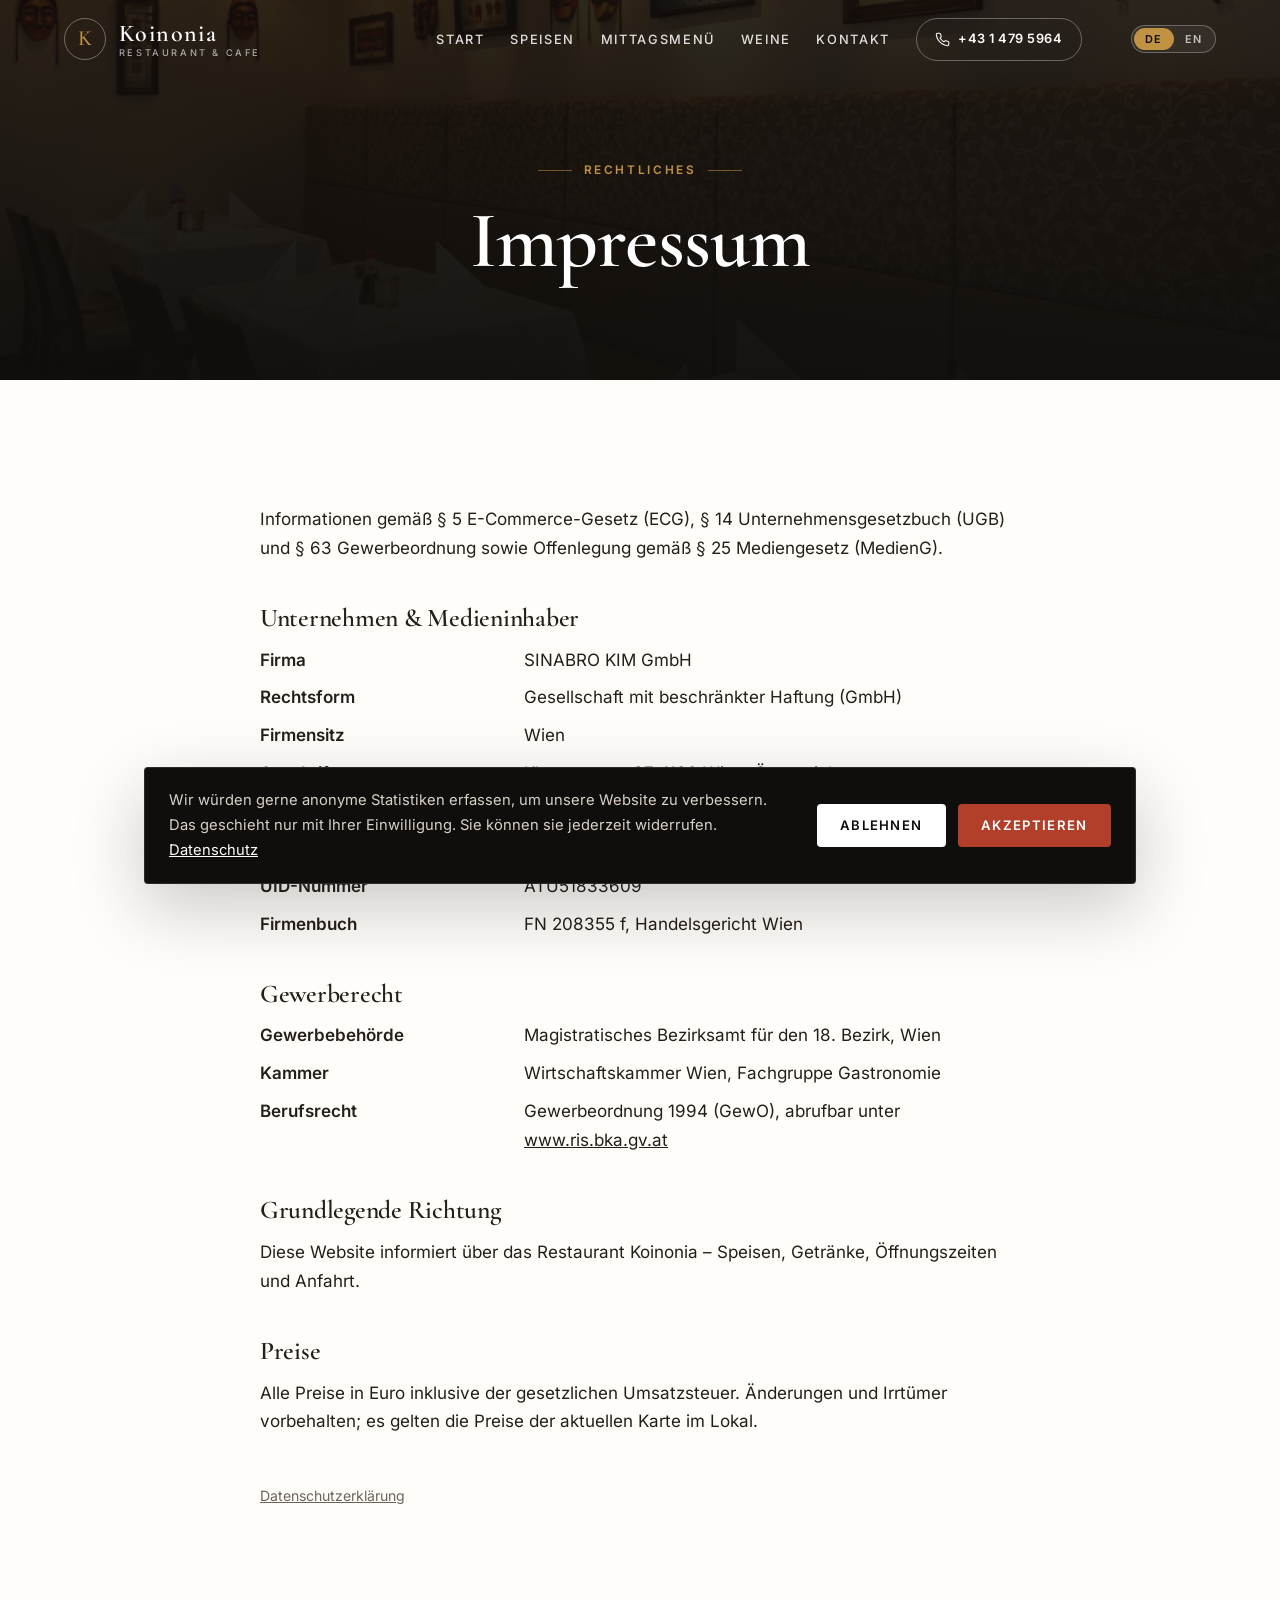
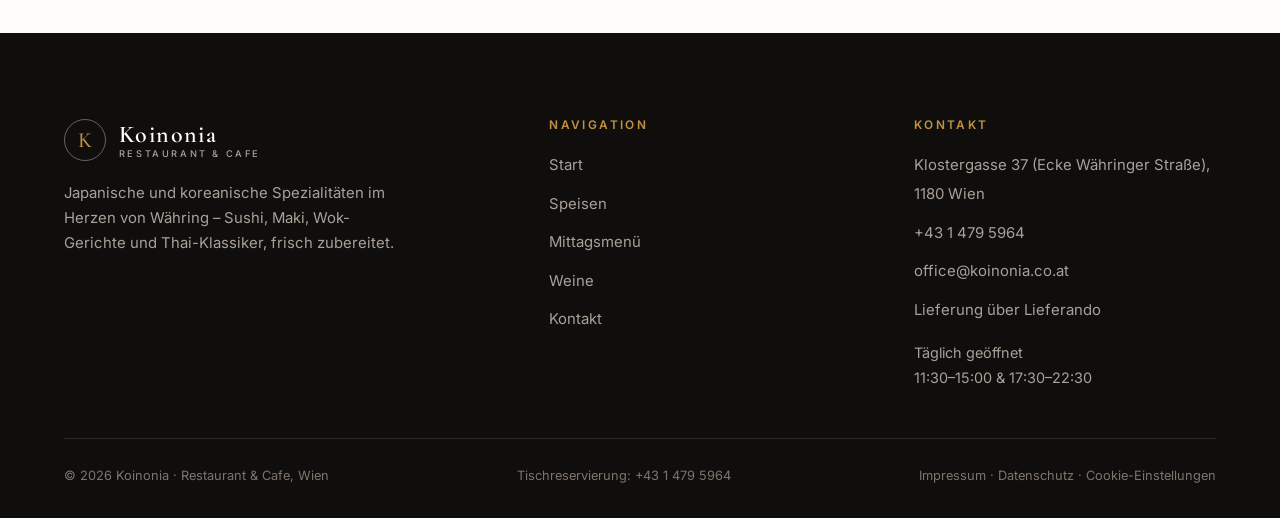
<file: impressum.html>
<!DOCTYPE html>
<html lang="de">
<head>
<meta charset="utf-8">
<meta name="viewport" content="width=device-width, initial-scale=1">
<title data-en="Legal Notice – Koinonia">Impressum – Koinonia</title>
<meta name="description" content="Impressum und Offenlegung des Restaurant Koinonia, Klostergasse 37, 1180 Wien." data-en-content="Legal notice and disclosure for Restaurant Koinonia, Klostergasse 37, 1180 Vienna.">
<meta name="robots" content="noindex, follow">
<meta name="theme-color" content="#100e0c">
<link rel="icon" href="favicon.ico" sizes="48x48">
<link rel="icon" href="assets/icons/favicon-32.png" type="image/png" sizes="32x32">
<link rel="apple-touch-icon" href="assets/icons/apple-touch-icon.png">
<link rel="manifest" href="site.webmanifest">
<link rel="preload" href="assets/fonts/cormorant-garamond-latin.woff2" as="font" type="font/woff2" crossorigin>
<link rel="stylesheet" href="styles.css">
</head>
<body>
<!-- Icons used on this page (see .icon in styles.css) -->
<svg style="display:none">
  <symbol id="icon-phone" viewBox="0 0 24 24"><path d="M22 16.9v3a2 2 0 0 1-2.2 2 19.8 19.8 0 0 1-8.6-3.1 19.5 19.5 0 0 1-6-6A19.8 19.8 0 0 1 2.1 4.2 2 2 0 0 1 4.1 2h3a2 2 0 0 1 2 1.7c.1.9.3 1.8.7 2.7a2 2 0 0 1-.5 2.1L8.1 9.7a16 16 0 0 0 6 6l1.2-1.2a2 2 0 0 1 2.1-.5c.9.4 1.8.6 2.7.7a2 2 0 0 1 1.9 2.2z"/></symbol>
</svg>
<a class="skip-link" href="#main" data-en="Skip to content">Zum Inhalt springen</a>
<header class="header">
  <div class="wrap header__inner">
    <a class="brand" href="index.html">
      <span class="brand__mark" aria-hidden="true">K</span>
      <span class="brand__text">
        <span class="brand__name">Koinonia</span>
        <span class="brand__tag">Restaurant &amp; Cafe</span>
      </span>
    </a>

    <div class="lang" role="group" aria-label="Sprache / Language" data-en-aria-label="Language">
      <button type="button" class="lang__btn" data-lang="de" lang="de" aria-pressed="true">DE</button>
      <button type="button" class="lang__btn" data-lang="en" lang="en" aria-pressed="false">EN</button>
    </div>

    <button class="nav-toggle" type="button" aria-expanded="false" aria-controls="site-nav" aria-label="Menü öffnen" data-en-aria-label="Open menu">
      <span></span><span></span><span></span>
    </button>

    <nav class="nav" id="site-nav" aria-label="Hauptnavigation" data-en-aria-label="Main navigation">
      <ul class="nav__list">
        <li><a class="nav__link" href="index.html" data-en="Home">Start</a></li>
        <li><a class="nav__link" href="speisen.html" data-en="Menu">Speisen</a></li>
        <li><a class="nav__link" href="menue.html" data-en="Lunch Menu">Mittagsmenü</a></li>
        <li><a class="nav__link" href="weine.html" data-en="Wines">Weine</a></li>
        <li><a class="nav__link" href="kontakt.html" data-en="Contact">Kontakt</a></li>
      </ul>
      <a class="nav__cta" href="tel:+4314795964"><svg class="icon" aria-hidden="true"><use href="#icon-phone"></use></svg><span>+43 1 479 5964</span></a>
    </nav>
  </div>
</header>

<main id="main">

  <section class="page-head">
    <img src="assets/img/masken-saal.webp" width="1179" height="884" alt="" aria-hidden="true">
    <div class="wrap">
      <p class="eyebrow eyebrow--center" data-en="Legal">Rechtliches</p>
      <h1 data-en="Legal Notice">Impressum</h1>
    </div>
  </section>

  <section class="section">
    <div class="wrap wrap--narrow legal">
      <p><span data-en="Information pursuant to § 5 of the Austrian E-Commerce Act (ECG), § 14 of the Commercial Code (UGB) and § 63 of the Trade Regulation Act, and disclosure pursuant to § 25 of the Media Act (MedienG).">Informationen gemäß § 5 E-Commerce-Gesetz (ECG), § 14 Unternehmensgesetzbuch (UGB) und § 63 Gewerbeordnung sowie Offenlegung gemäß § 25 Mediengesetz (MedienG).</span></p>

      <h2 data-en="Company &amp; Media Owner">Unternehmen &amp; Medieninhaber</h2>
      <dl>
        <dt data-en="Company">Firma</dt><dd>SINABRO KIM GmbH</dd>
        <dt data-en="Legal form">Rechtsform</dt><dd>Gesellschaft mit beschränkter Haftung (GmbH)</dd>
        <dt data-en="Registered seat">Firmensitz</dt><dd><span data-en="Vienna">Wien</span></dd>
        <dt data-en="Address">Anschrift</dt><dd><span data-en="Klostergasse 37, 1180 Vienna, Austria">Klostergasse 37, 1180 Wien, Österreich</span></dd>
        <dt data-en="Contact">Kontakt</dt><dd><a href="tel:+4314795964">+43 1 479 5964</a> · <a href="mailto:office@koinonia.co.at">office@koinonia.co.at</a></dd>
        <dt data-en="Business activity">Unternehmensgegenstand</dt><dd><span data-en="Hospitality (restaurant &amp; cafe)">Gastgewerbe (Restaurant &amp; Cafe)</span></dd>
        <dt data-en="VAT ID">UID-Nummer</dt><dd>ATU51833609</dd>
        <dt data-en="Company register">Firmenbuch</dt><dd>FN 208355 f, <span data-en="Commercial Court of Vienna">Handelsgericht Wien</span></dd>
      </dl>

      <h2 data-en="Trade Law">Gewerberecht</h2>
      <dl>
        <dt data-en="Trade authority">Gewerbebehörde</dt><dd><span data-en="Municipal District Office for the 18th District, Vienna">Magistratisches Bezirksamt für den 18. Bezirk, Wien</span></dd>
        <dt data-en="Chamber">Kammer</dt><dd><span data-en="Vienna Chamber of Commerce, Gastronomy section">Wirtschaftskammer Wien, Fachgruppe Gastronomie</span></dd>
        <dt data-en="Applicable rules">Berufsrecht</dt><dd><span data-en="Trade Regulation Act 1994 (GewO), available at">Gewerbeordnung 1994 (GewO), abrufbar unter</span> <a href="https://www.ris.bka.gv.at" target="_blank" rel="noopener">www.ris.bka.gv.at</a></dd>
      </dl>

      <h2 data-en="Editorial Policy">Grundlegende Richtung</h2>
      <p><span data-en="This website provides information about Restaurant Koinonia – food, drinks, opening hours and directions.">Diese Website informiert über das Restaurant Koinonia – Speisen, Getränke, Öffnungszeiten und Anfahrt.</span></p>

      <h2 data-en="Prices">Preise</h2>
      <p><span data-en="All prices in euros including statutory VAT. Subject to change and errors; the prices on the current menu in the restaurant apply.">Alle Preise in Euro inklusive der gesetzlichen Umsatzsteuer. Änderungen und Irrtümer vorbehalten; es gelten die Preise der aktuellen Karte im Lokal.</span></p>

      <p class="stand"><a href="datenschutz.html" data-en="Privacy Policy">Datenschutzerklärung</a></p>
    </div>
  </section>

</main>
<footer class="footer">
  <div class="wrap footer__grid">
    <div>
      <a class="brand" href="index.html">
        <span class="brand__mark" aria-hidden="true">K</span>
        <span class="brand__text">
          <span class="brand__name">Koinonia</span>
          <span class="brand__tag">Restaurant &amp; Cafe</span>
        </span>
      </a>
      <p class="footer__about" data-en="Japanese and Korean specialities in the heart of Währing – sushi, maki, wok dishes and Thai classics, freshly prepared.">Japanische und koreanische Spezialitäten im Herzen von Währing – Sushi, Maki, Wok-Gerichte und Thai-Klassiker, frisch zubereitet.</p>
    </div>

    <div>
      <h3>Navigation</h3>
      <ul class="footer__links">
        <li><a href="index.html" data-en="Home">Start</a></li>
        <li><a href="speisen.html" data-en="Menu">Speisen</a></li>
        <li><a href="menue.html" data-en="Lunch Menu">Mittagsmenü</a></li>
        <li><a href="weine.html" data-en="Wines">Weine</a></li>
        <li><a href="kontakt.html" data-en="Contact">Kontakt</a></li>
      </ul>
    </div>

    <div>
      <h3 data-en="Contact">Kontakt</h3>
      <ul class="footer__links">
        <li><a href="https://www.google.com/maps/dir/?api=1&amp;destination=Klostergasse+37%2C+1180+Wien" target="_blank" rel="noopener" data-en="Klostergasse 37 (corner of Währinger Straße), 1180 Vienna">Klostergasse 37 (Ecke Währinger Straße), 1180 Wien</a></li>
        <li><a href="tel:+4314795964">+43 1 479 5964</a></li>
        <li><a href="mailto:office@koinonia.co.at">office@koinonia.co.at</a></li>
        <li><a href="https://www.lieferando.at/speisekarte/restaurant-koinonia" target="_blank" rel="noopener" data-en="Delivery via Lieferando">Lieferung über Lieferando</a></li>
      </ul>
      <p class="footer__hours"><span data-en="Open daily">Täglich geöffnet</span><br>11:30–15:00 &amp; 17:30–22:30</p>
    </div>
  </div>

  <div class="wrap">
    <div class="footer__bottom">
      <span>&copy; <span id="year">2026</span><span data-en=" Koinonia · Restaurant &amp; Cafe, Vienna"> Koinonia · Restaurant &amp; Cafe, Wien</span></span>
      <span><a href="tel:+4314795964" data-en="Table reservations: +43 1 479 5964">Tischreservierung: +43 1 479 5964</a></span>
      <span><a href="impressum.html" data-en="Legal Notice">Impressum</a> · <a href="datenschutz.html" data-en="Privacy">Datenschutz</a></span>
    </div>
  </div>
</footer>

<script src="main.js"></script>
</body>
</html>
</file>
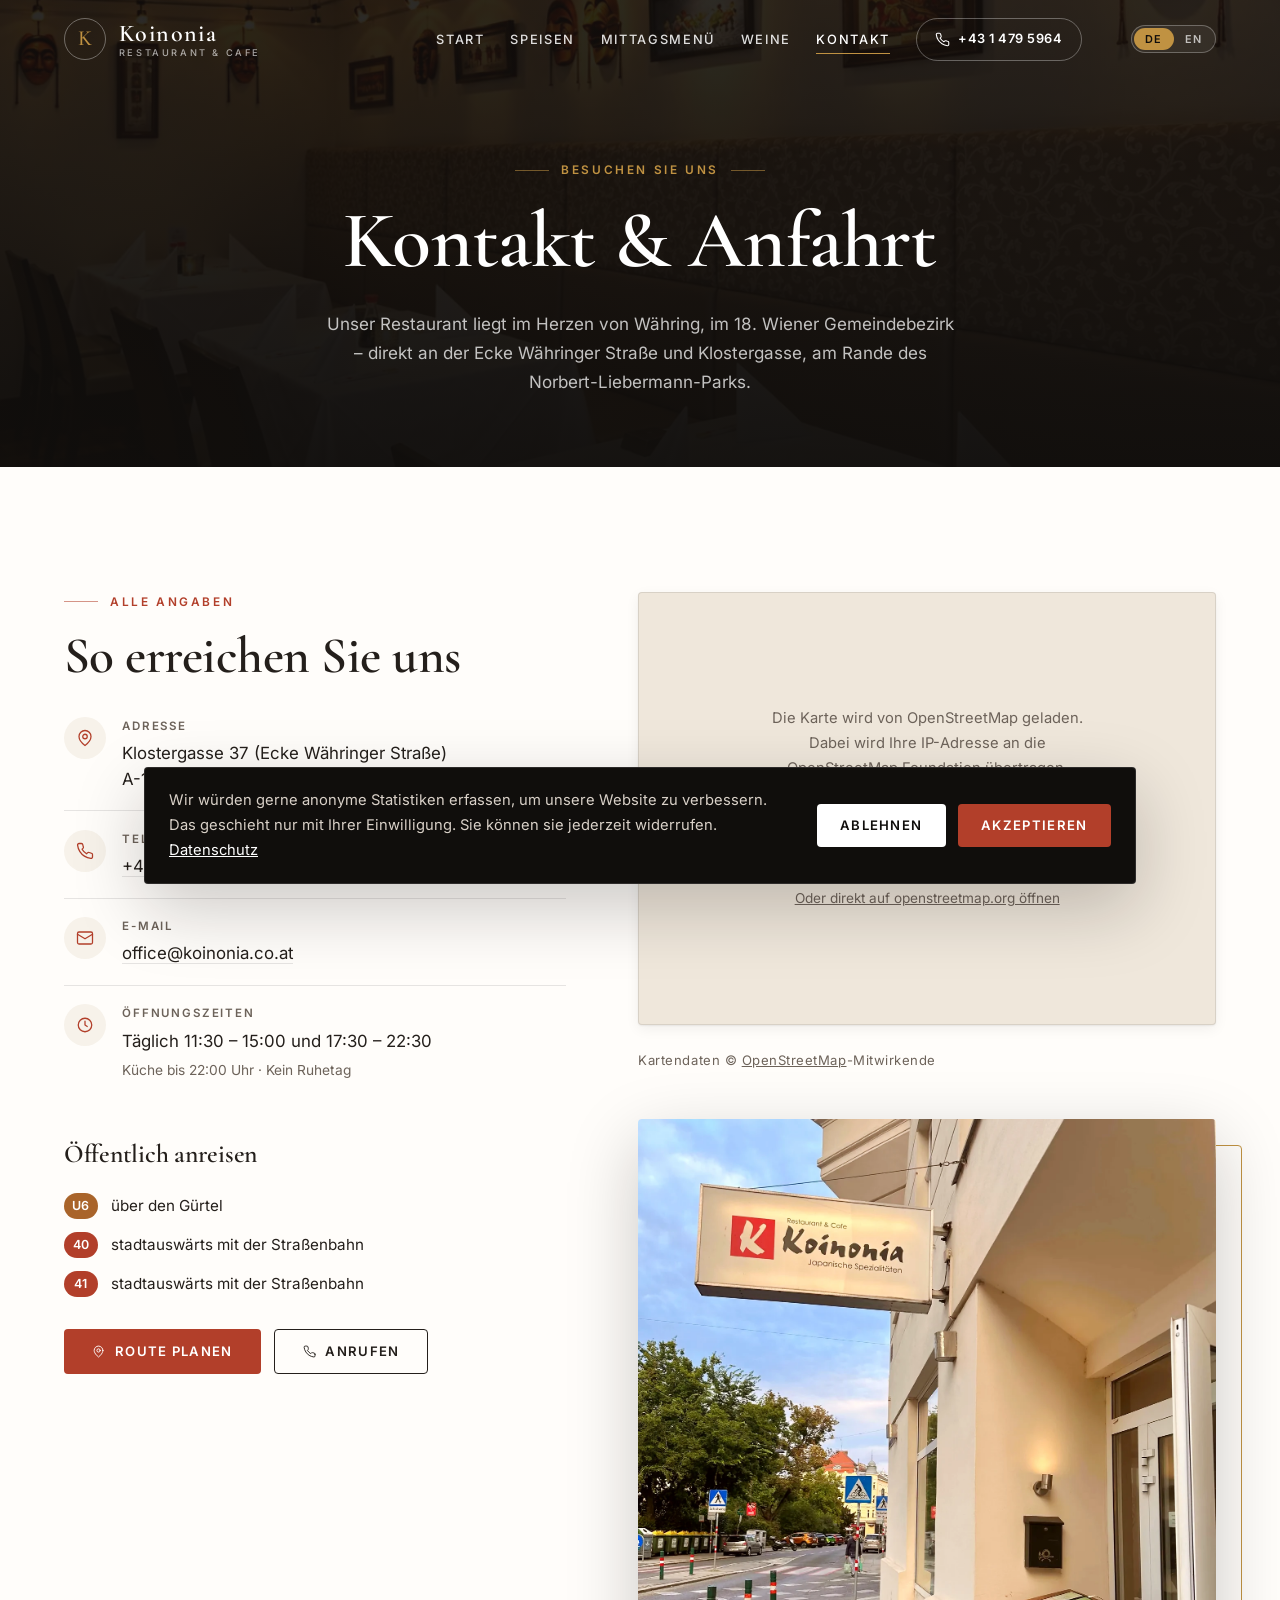
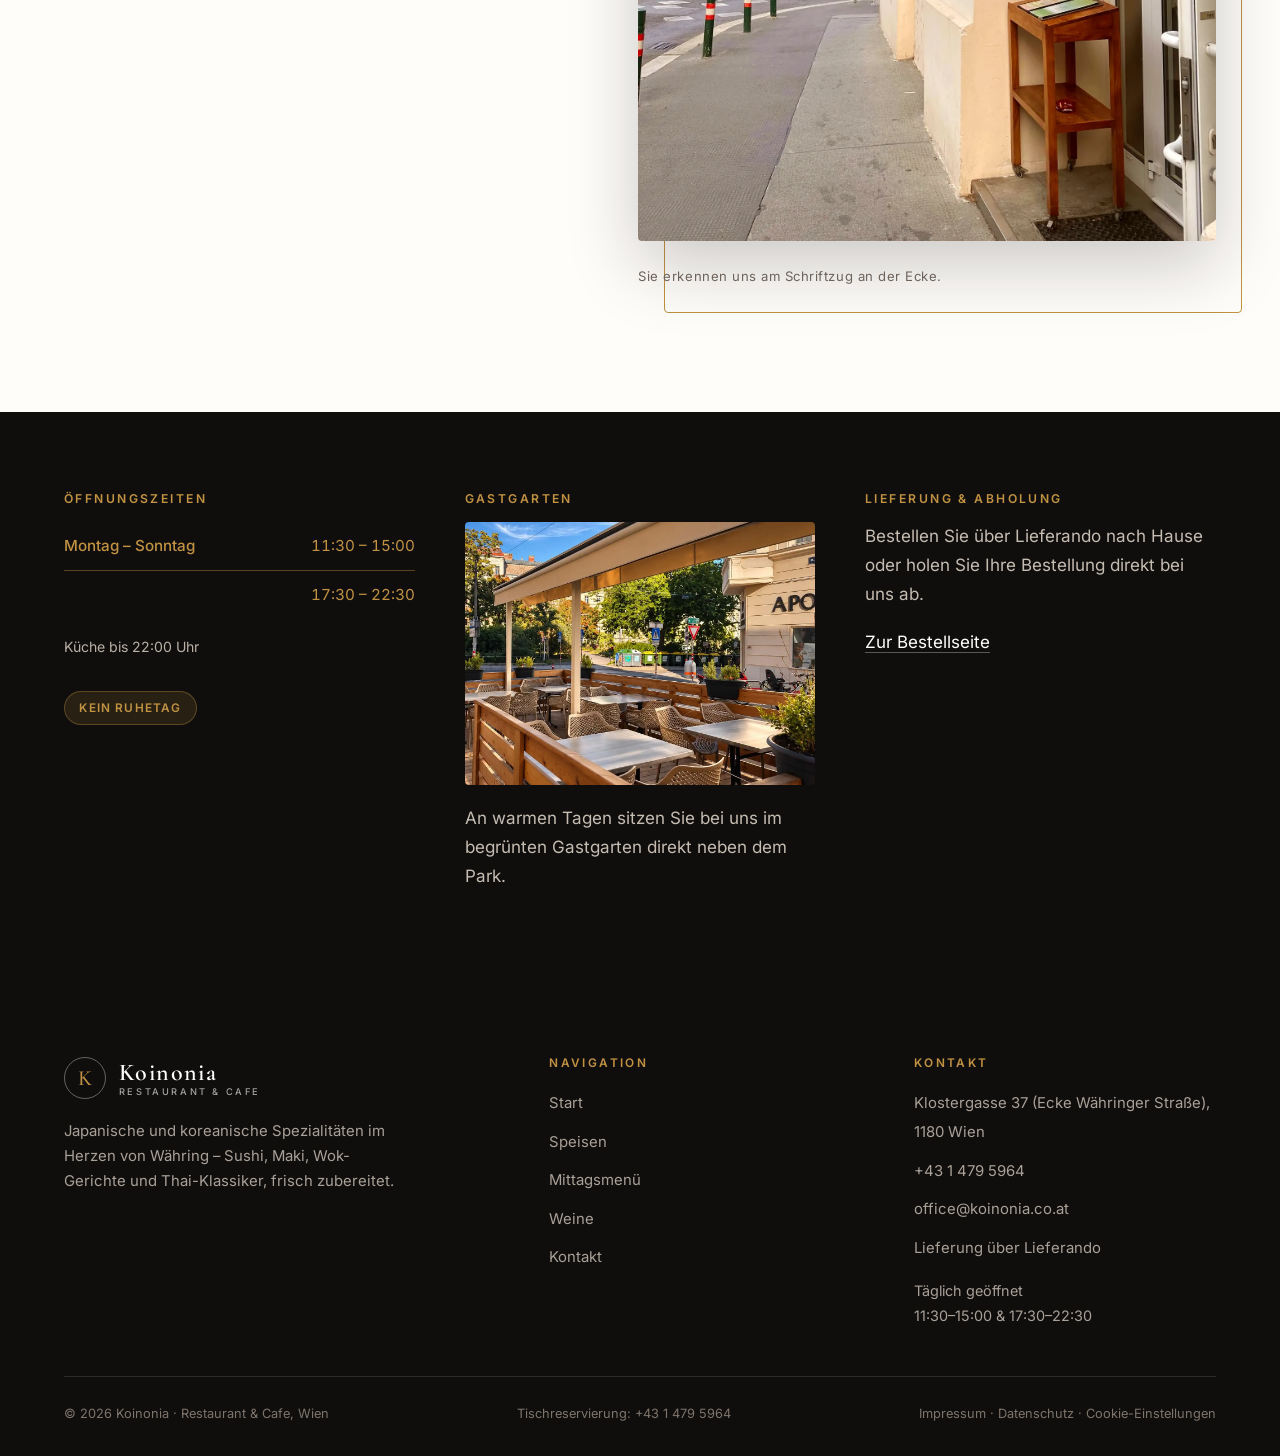
<file: kontakt.html>
<!DOCTYPE html>
<html lang="de">
<head>
<meta charset="utf-8">
<meta name="viewport" content="width=device-width, initial-scale=1">
<title data-en="Contact &amp; Directions – Koinonia, Vienna Währing">Kontakt &amp; Anfahrt – Koinonia, Wien Währing</title>
<meta name="description" content="Koinonia, Klostergasse 37 (Ecke Währinger Straße), 1180 Wien. Täglich geöffnet, kein Ruhetag. Telefon +43 1 479 5964." data-en-content="Koinonia, Klostergasse 37 (corner of Währinger Straße), 1180 Vienna. Open daily, no closing day. Telephone +43 1 479 5964.">
<meta name="theme-color" content="#100e0c">
<meta property="og:title" content="Kontakt &amp; Anfahrt – Koinonia, Wien Währing" data-en-content="Contact &amp; Directions – Koinonia, Vienna Währing">
<meta property="og:description" content="Koinonia, Klostergasse 37 (Ecke Währinger Straße), 1180 Wien. Täglich geöffnet, kein Ruhetag. Telefon +43 1 479 5964." data-en-content="Koinonia, Klostergasse 37 (corner of Währinger Straße), 1180 Vienna. Open daily, no closing day. Telephone +43 1 479 5964.">
<meta property="og:type" content="website">
<meta property="og:site_name" content="Koinonia">
<meta property="og:locale" content="de_AT">
<meta property="og:locale:alternate" content="en_GB">
<meta property="og:url" content="https://www.koinonia.co.at/kontakt.html">
<meta property="og:image" content="https://www.koinonia.co.at/assets/img/og-image.jpg?v=2">
<meta property="og:image:width" content="1731">
<meta property="og:image:height" content="909">
<meta name="twitter:card" content="summary_large_image">
<link rel="canonical" href="https://www.koinonia.co.at/kontakt.html">
<link rel="icon" href="favicon.ico" sizes="48x48">
<link rel="icon" href="assets/icons/favicon-32.png" type="image/png" sizes="32x32">
<link rel="apple-touch-icon" href="assets/icons/apple-touch-icon.png">
<link rel="manifest" href="site.webmanifest">
<link rel="preload" href="assets/fonts/cormorant-garamond-latin.woff2" as="font" type="font/woff2" crossorigin>
<link rel="stylesheet" href="styles.css">
<script type="application/ld+json">
{
  "@context": "https://schema.org",
  "@type": "Restaurant",
  "@id": "https://www.koinonia.co.at/#restaurant",
  "name": "Koinonia",
  "description": "Japanische und koreanische Spezialitäten in Wien Währing.",
  "url": "https://www.koinonia.co.at/",
  "image": "https://www.koinonia.co.at/assets/img/og-image.jpg?v=2",
  "logo": "https://www.koinonia.co.at/assets/icons/icon-512.png",
  "servesCuisine": [
    "Japanisch",
    "Koreanisch",
    "Thailändisch"
  ],
  "menu": "https://www.koinonia.co.at/speisen.html",
  "acceptsReservations": true,
  "telephone": "+43 1 479 5964",
  "email": "office@koinonia.co.at",
  "address": {
    "@type": "PostalAddress",
    "streetAddress": "Klostergasse 37",
    "addressLocality": "Wien",
    "postalCode": "1180",
    "addressCountry": "AT"
  },
  "geo": {
    "@type": "GeoCoordinates",
    "latitude": 48.2283,
    "longitude": 16.3348
  },
  "openingHoursSpecification": [
    {
      "@type": "OpeningHoursSpecification",
      "dayOfWeek": [
        "Monday",
        "Tuesday",
        "Wednesday",
        "Thursday",
        "Friday",
        "Saturday",
        "Sunday"
      ],
      "opens": "11:30",
      "closes": "15:00"
    },
    {
      "@type": "OpeningHoursSpecification",
      "dayOfWeek": [
        "Monday",
        "Tuesday",
        "Wednesday",
        "Thursday",
        "Friday",
        "Saturday",
        "Sunday"
      ],
      "opens": "17:30",
      "closes": "22:30"
    }
  ]
}
</script>
</head>
<body>
<!-- Icons used on this page (see .icon in styles.css) -->
<svg style="display:none">
  <symbol id="icon-phone" viewBox="0 0 24 24"><path d="M22 16.9v3a2 2 0 0 1-2.2 2 19.8 19.8 0 0 1-8.6-3.1 19.5 19.5 0 0 1-6-6A19.8 19.8 0 0 1 2.1 4.2 2 2 0 0 1 4.1 2h3a2 2 0 0 1 2 1.7c.1.9.3 1.8.7 2.7a2 2 0 0 1-.5 2.1L8.1 9.7a16 16 0 0 0 6 6l1.2-1.2a2 2 0 0 1 2.1-.5c.9.4 1.8.6 2.7.7a2 2 0 0 1 1.9 2.2z"/></symbol>
  <symbol id="icon-pin" viewBox="0 0 24 24"><path d="M20 10c0 6-8 12-8 12s-8-6-8-12a8 8 0 0 1 16 0z"/><circle cx="12" cy="10" r="3"/></symbol>
  <symbol id="icon-clock" viewBox="0 0 24 24"><circle cx="12" cy="12" r="9"/><path d="M12 7v5l3 2"/></symbol>
  <symbol id="icon-mail" viewBox="0 0 24 24"><rect x="2" y="4" width="20" height="16" rx="2"/><path d="m2 7 10 6 10-6"/></symbol>
</svg>
<a class="skip-link" href="#main" data-en="Skip to content">Zum Inhalt springen</a>
<header class="header">
  <div class="wrap header__inner">
    <a class="brand" href="index.html">
      <span class="brand__mark" aria-hidden="true">K</span>
      <span class="brand__text">
        <span class="brand__name">Koinonia</span>
        <span class="brand__tag">Restaurant &amp; Cafe</span>
      </span>
    </a>

    <div class="lang" role="group" aria-label="Sprache / Language" data-en-aria-label="Language">
      <button type="button" class="lang__btn" data-lang="de" lang="de" aria-pressed="true">DE</button>
      <button type="button" class="lang__btn" data-lang="en" lang="en" aria-pressed="false">EN</button>
    </div>

    <button class="nav-toggle" type="button" aria-expanded="false" aria-controls="site-nav" aria-label="Menü öffnen" data-en-aria-label="Open menu">
      <span></span><span></span><span></span>
    </button>

    <nav class="nav" id="site-nav" aria-label="Hauptnavigation" data-en-aria-label="Main navigation">
      <ul class="nav__list">
        <li><a class="nav__link" href="index.html" data-en="Home">Start</a></li>
        <li><a class="nav__link" href="speisen.html" data-en="Menu">Speisen</a></li>
        <li><a class="nav__link" href="menue.html" data-en="Lunch Menu">Mittagsmenü</a></li>
        <li><a class="nav__link" href="weine.html" data-en="Wines">Weine</a></li>
        <li><a class="nav__link" href="kontakt.html" aria-current="page" data-en="Contact">Kontakt</a></li>
      </ul>
      <a class="nav__cta" href="tel:+4314795964"><svg class="icon" aria-hidden="true"><use href="#icon-phone"></use></svg><span>+43 1 479 5964</span></a>
    </nav>
  </div>
</header>

<main id="main">

  <section class="page-head">
    <img src="assets/img/masken-saal.webp" width="1179" height="884" alt="" aria-hidden="true">
    <div class="wrap">
      <p class="eyebrow eyebrow--center" data-en="Visit Us">Besuchen Sie uns</p>
      <h1 data-en="Contact &amp; Directions">Kontakt &amp; Anfahrt</h1>
      <p data-en="Our restaurant sits in the heart of Währing, Vienna’s 18th district – right on the corner of Währinger Straße and Klostergasse, on the edge of Norbert-Liebermann-Park.">Unser Restaurant liegt im Herzen von Währing, im 18. Wiener Gemeindebezirk – direkt an der Ecke Währinger Straße und Klostergasse, am Rande des Norbert-Liebermann-Parks.</p>
    </div>
  </section>

  <section class="section">
    <div class="wrap contact-grid">

      <div class="reveal">
        <p class="eyebrow" data-en="All the Details">Alle Angaben</p>
        <h2 data-en="How to Find Us">So erreichen Sie uns</h2>

        <ul class="detail-list" style="margin-top:2rem">
          <li>
            <span class="ico"><svg class="icon" aria-hidden="true"><use href="#icon-pin"></use></svg></span>
            <span>
              <span class="label" data-en="Address">Adresse</span>
              <span class="value"><span data-en="Klostergasse 37 (corner of Währinger Straße)">Klostergasse 37 (Ecke Währinger Straße)</span><br><span data-en="A-1180 Vienna">A-1180 Wien</span></span>
            </span>
          </li>
          <li>
            <span class="ico"><svg class="icon" aria-hidden="true"><use href="#icon-phone"></use></svg></span>
            <span>
              <span class="label" data-en="Telephone &amp; Reservations">Telefon &amp; Reservierung</span>
              <span class="value"><a href="tel:+4314795964">+43 1 479 5964</a></span>
            </span>
          </li>
          <li>
            <span class="ico"><svg class="icon" aria-hidden="true"><use href="#icon-mail"></use></svg></span>
            <span>
              <span class="label" data-en="Email">E-Mail</span>
              <span class="value"><a href="mailto:office@koinonia.co.at">office@koinonia.co.at</a></span>
            </span>
          </li>
          <li>
            <span class="ico"><svg class="icon" aria-hidden="true"><use href="#icon-clock"></use></svg></span>
            <span>
              <span class="label" data-en="Opening Hours">Öffnungszeiten</span>
              <span class="value" data-en="Daily 11:30 – 15:00 and 17:30 – 22:30">Täglich 11:30 – 15:00 und 17:30 – 22:30</span>
              <span class="note" data-en="Kitchen open until 22:00 · Open every day">Küche bis 22:00 Uhr · Kein Ruhetag</span>
            </span>
          </li>
        </ul>

        <h3 style="margin-top:2.5rem" data-en="Getting Here by Public Transport">Öffentlich anreisen</h3>
        <ul class="transit">
          <li><span class="line-pill line-pill--u6">U6</span> <span data-en="along the Gürtel">über den Gürtel</span></li>
          <li><span class="line-pill line-pill--tram">40</span> <span data-en="outbound by tram">stadtauswärts mit der Straßenbahn</span></li>
          <li><span class="line-pill line-pill--tram">41</span> <span data-en="outbound by tram">stadtauswärts mit der Straßenbahn</span></li>
        </ul>

        <div class="btn-row" style="margin-top:2rem">
          <a class="btn" href="https://www.google.com/maps/dir/?api=1&amp;destination=Klostergasse+37%2C+1180+Wien" target="_blank" rel="noopener"><svg class="icon" aria-hidden="true"><use href="#icon-pin"></use></svg><span data-en="Get Directions">Route planen</span></a>
          <a class="btn btn--ghost-dark" href="tel:+4314795964"><svg class="icon" aria-hidden="true"><use href="#icon-phone"></use></svg><span data-en="Call Us">Anrufen</span></a>
        </div>
      </div>

      <div class="reveal">
        <div class="map-frame" data-map-src="https://www.openstreetmap.org/export/embed.html?bbox=16.3288%2C48.2258%2C16.3408%2C48.2308&amp;layer=mapnik&amp;marker=48.2283%2C16.3348" data-map-title="Karte mit dem Standort des Restaurant Koinonia, Klostergasse 37, 1180 Wien" data-map-title-en="Map showing the location of Restaurant Koinonia, Klostergasse 37, 1180 Vienna">
          <div class="map-consent">
            <p><span data-en="The map is loaded from OpenStreetMap, which transfers your IP address to the OpenStreetMap Foundation.">Die Karte wird von OpenStreetMap geladen. Dabei wird Ihre IP-Adresse an die OpenStreetMap Foundation übertragen.</span> <a href="datenschutz.html#karte" data-en="Privacy policy">Datenschutz</a></p>
            <button type="button" class="btn" data-map-load><span data-en="Load Map">Karte laden</span></button>
            <a class="map-consent__alt" href="https://www.openstreetmap.org/?mlat=48.2283&amp;mlon=16.3348#map=17/48.2283/16.3348" target="_blank" rel="noopener" data-en="Or open it on openstreetmap.org">Oder direkt auf openstreetmap.org öffnen</a>
          </div>
        </div>
        <p class="figure-caption"><span data-en="Map data">Kartendaten</span> &copy; <a href="https://www.openstreetmap.org/copyright" target="_blank" rel="noopener">OpenStreetMap</a><span data-en=" contributors">-Mitwirkende</span></p>

        <figure class="figure-stack" style="margin-top:3rem">
          <img src="assets/img/aussen-eingang.webp?v=2" width="1416" height="1890" alt="Der Eingang des Restaurant Koinonia mit dem Schriftzug über der Tür, von der Straße aus gesehen" data-en-alt="The entrance to Koinonia with the sign above the door, seen from the street" loading="lazy" decoding="async">
          <figcaption class="figure-caption" data-en="Look for our sign on the corner.">Sie erkennen uns am Schriftzug an der Ecke.</figcaption>
        </figure>
      </div>

    </div>
  </section>

  <section class="section section--dark section--tight">
    <div class="wrap">
      <div class="info-grid">
        <div class="info-block">
          <h3 data-en="Opening Hours">Öffnungszeiten</h3>
          <ul class="hours-list">
            <li data-day="1,2,3,4,5,6,0"><span class="day" data-en="Monday – Sunday">Montag – Sonntag</span><span class="time">11:30 – 15:00</span></li>
            <li data-day="1,2,3,4,5,6,0"><span class="day">&nbsp;</span><span class="time">17:30 – 22:30</span></li>
          </ul>
          <p class="hours-note" data-en="Kitchen open until 22:00">Küche bis 22:00 Uhr</p>
          <span class="badge" data-en="Open every day">Kein Ruhetag</span>
        </div>
        <div class="info-block">
          <h3 data-en="Garden Terrace">Gastgarten</h3>
          <figure class="info-photo"><img src="assets/img/gastgarten-park.webp?v=2" width="1254" height="1254" alt="Der überdachte Gastgarten mit Holzgeländer und Pflanztrögen, dahinter die Bäume des Parks" data-en-alt="The covered garden terrace with wooden screens and planters, with the trees of the park behind it" loading="lazy" decoding="async"></figure>
          <p data-en="On warm days you can sit in our leafy garden terrace right beside the park.">An warmen Tagen sitzen Sie bei uns im begrünten Gastgarten direkt neben dem Park.</p>
        </div>
        <div class="info-block">
          <h3 data-en="Delivery &amp; Pickup">Lieferung &amp; Abholung</h3>
          <p data-en="Order to your door through Lieferando, or collect your order directly from us.">Bestellen Sie über Lieferando nach Hause oder holen Sie Ihre Bestellung direkt bei uns ab.</p>
          <p style="margin-top:.6rem"><a href="https://www.lieferando.at/speisekarte/restaurant-koinonia" target="_blank" rel="noopener" data-en="To the Order Page">Zur Bestellseite</a></p>
        </div>
      </div>
    </div>
  </section>

</main>
<footer class="footer">
  <div class="wrap footer__grid">
    <div>
      <a class="brand" href="index.html">
        <span class="brand__mark" aria-hidden="true">K</span>
        <span class="brand__text">
          <span class="brand__name">Koinonia</span>
          <span class="brand__tag">Restaurant &amp; Cafe</span>
        </span>
      </a>
      <p class="footer__about" data-en="Japanese and Korean specialities in the heart of Währing – sushi, maki, wok dishes and Thai classics, freshly prepared.">Japanische und koreanische Spezialitäten im Herzen von Währing – Sushi, Maki, Wok-Gerichte und Thai-Klassiker, frisch zubereitet.</p>
    </div>

    <div>
      <h3>Navigation</h3>
      <ul class="footer__links">
        <li><a href="index.html" data-en="Home">Start</a></li>
        <li><a href="speisen.html" data-en="Menu">Speisen</a></li>
        <li><a href="menue.html" data-en="Lunch Menu">Mittagsmenü</a></li>
        <li><a href="weine.html" data-en="Wines">Weine</a></li>
        <li><a href="kontakt.html" data-en="Contact">Kontakt</a></li>
      </ul>
    </div>

    <div>
      <h3 data-en="Contact">Kontakt</h3>
      <ul class="footer__links">
        <li><a href="https://www.google.com/maps/dir/?api=1&amp;destination=Klostergasse+37%2C+1180+Wien" target="_blank" rel="noopener" data-en="Klostergasse 37 (corner of Währinger Straße), 1180 Vienna">Klostergasse 37 (Ecke Währinger Straße), 1180 Wien</a></li>
        <li><a href="tel:+4314795964">+43 1 479 5964</a></li>
        <li><a href="mailto:office@koinonia.co.at">office@koinonia.co.at</a></li>
        <li><a href="https://www.lieferando.at/speisekarte/restaurant-koinonia" target="_blank" rel="noopener" data-en="Delivery via Lieferando">Lieferung über Lieferando</a></li>
      </ul>
      <p class="footer__hours"><span data-en="Open daily">Täglich geöffnet</span><br>11:30–15:00 &amp; 17:30–22:30</p>
    </div>
  </div>

  <div class="wrap">
    <div class="footer__bottom">
      <span>&copy; <span id="year">2026</span><span data-en=" Koinonia · Restaurant &amp; Cafe, Vienna"> Koinonia · Restaurant &amp; Cafe, Wien</span></span>
      <span><a href="tel:+4314795964" data-en="Table reservations: +43 1 479 5964">Tischreservierung: +43 1 479 5964</a></span>
      <span><a href="impressum.html" data-en="Legal Notice">Impressum</a> · <a href="datenschutz.html" data-en="Privacy">Datenschutz</a></span>
    </div>
  </div>
</footer>

<script src="main.js"></script>
</body>
</html>
</file>
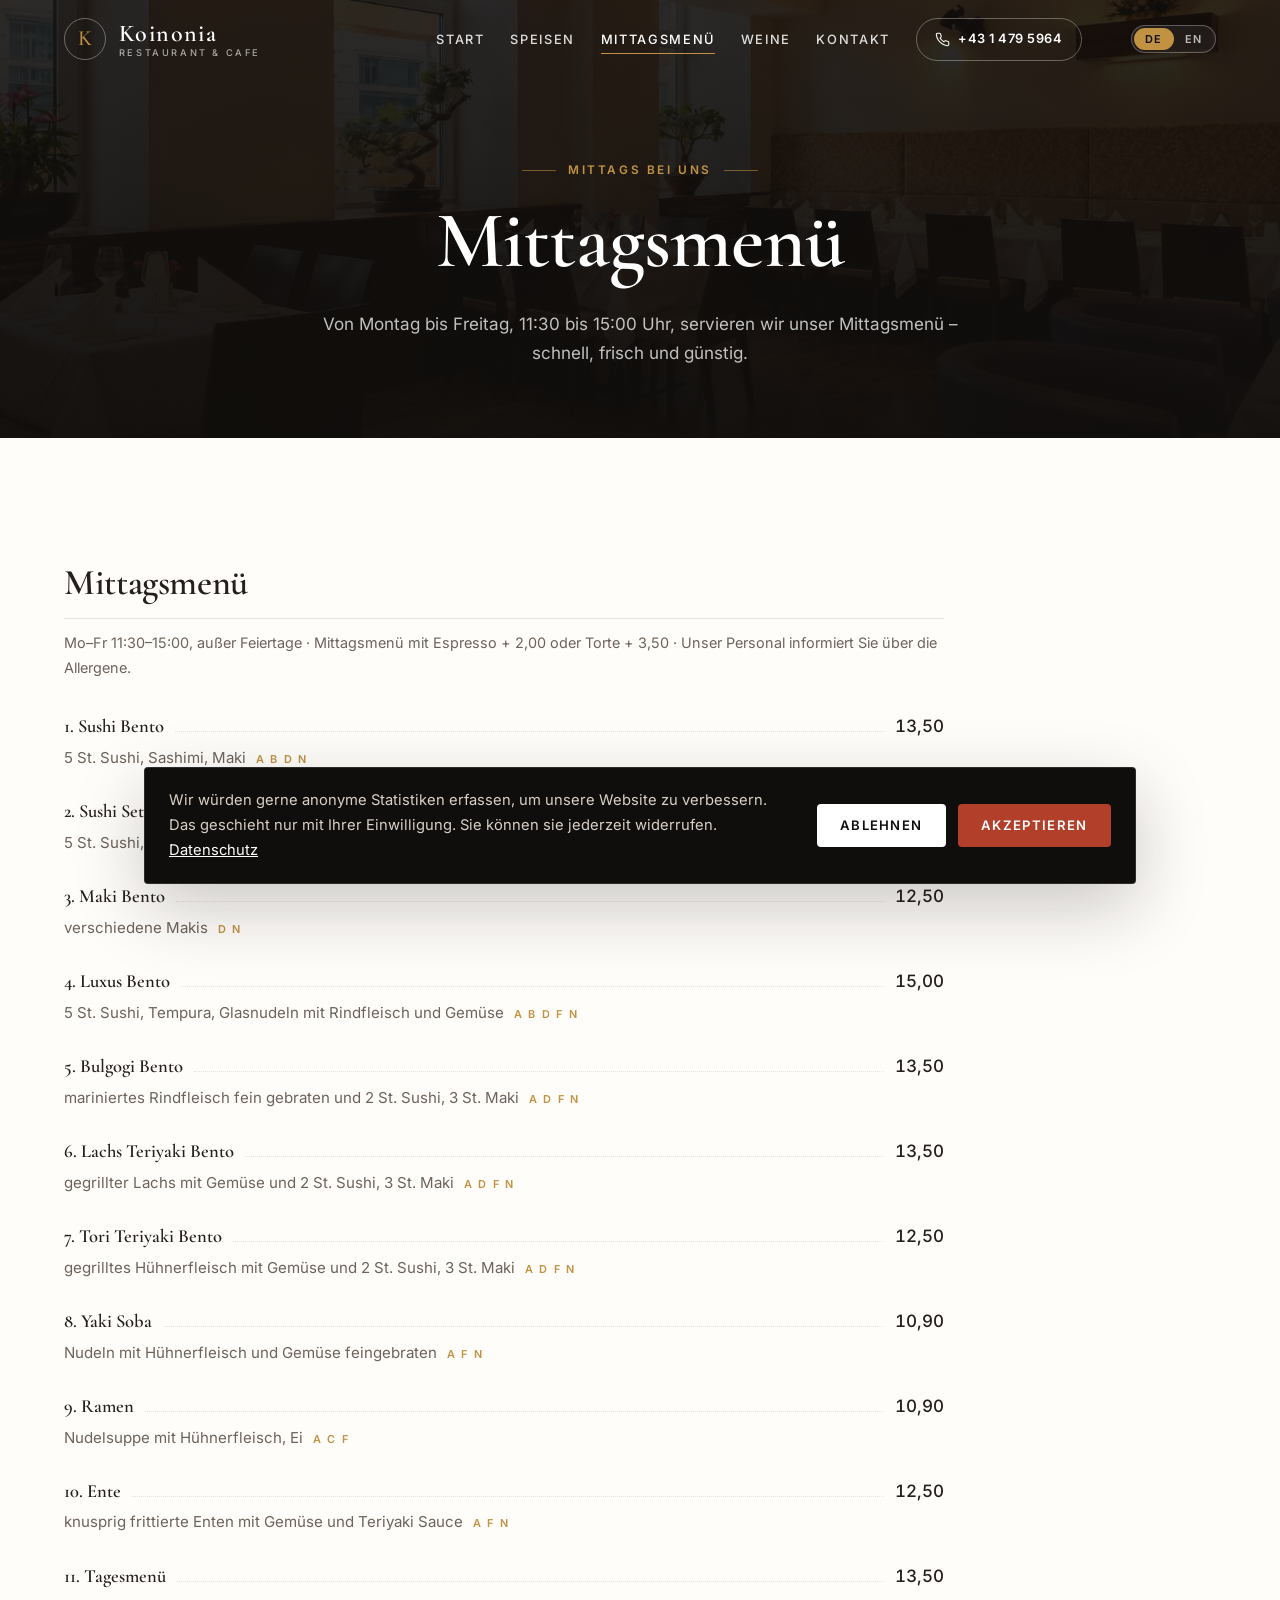
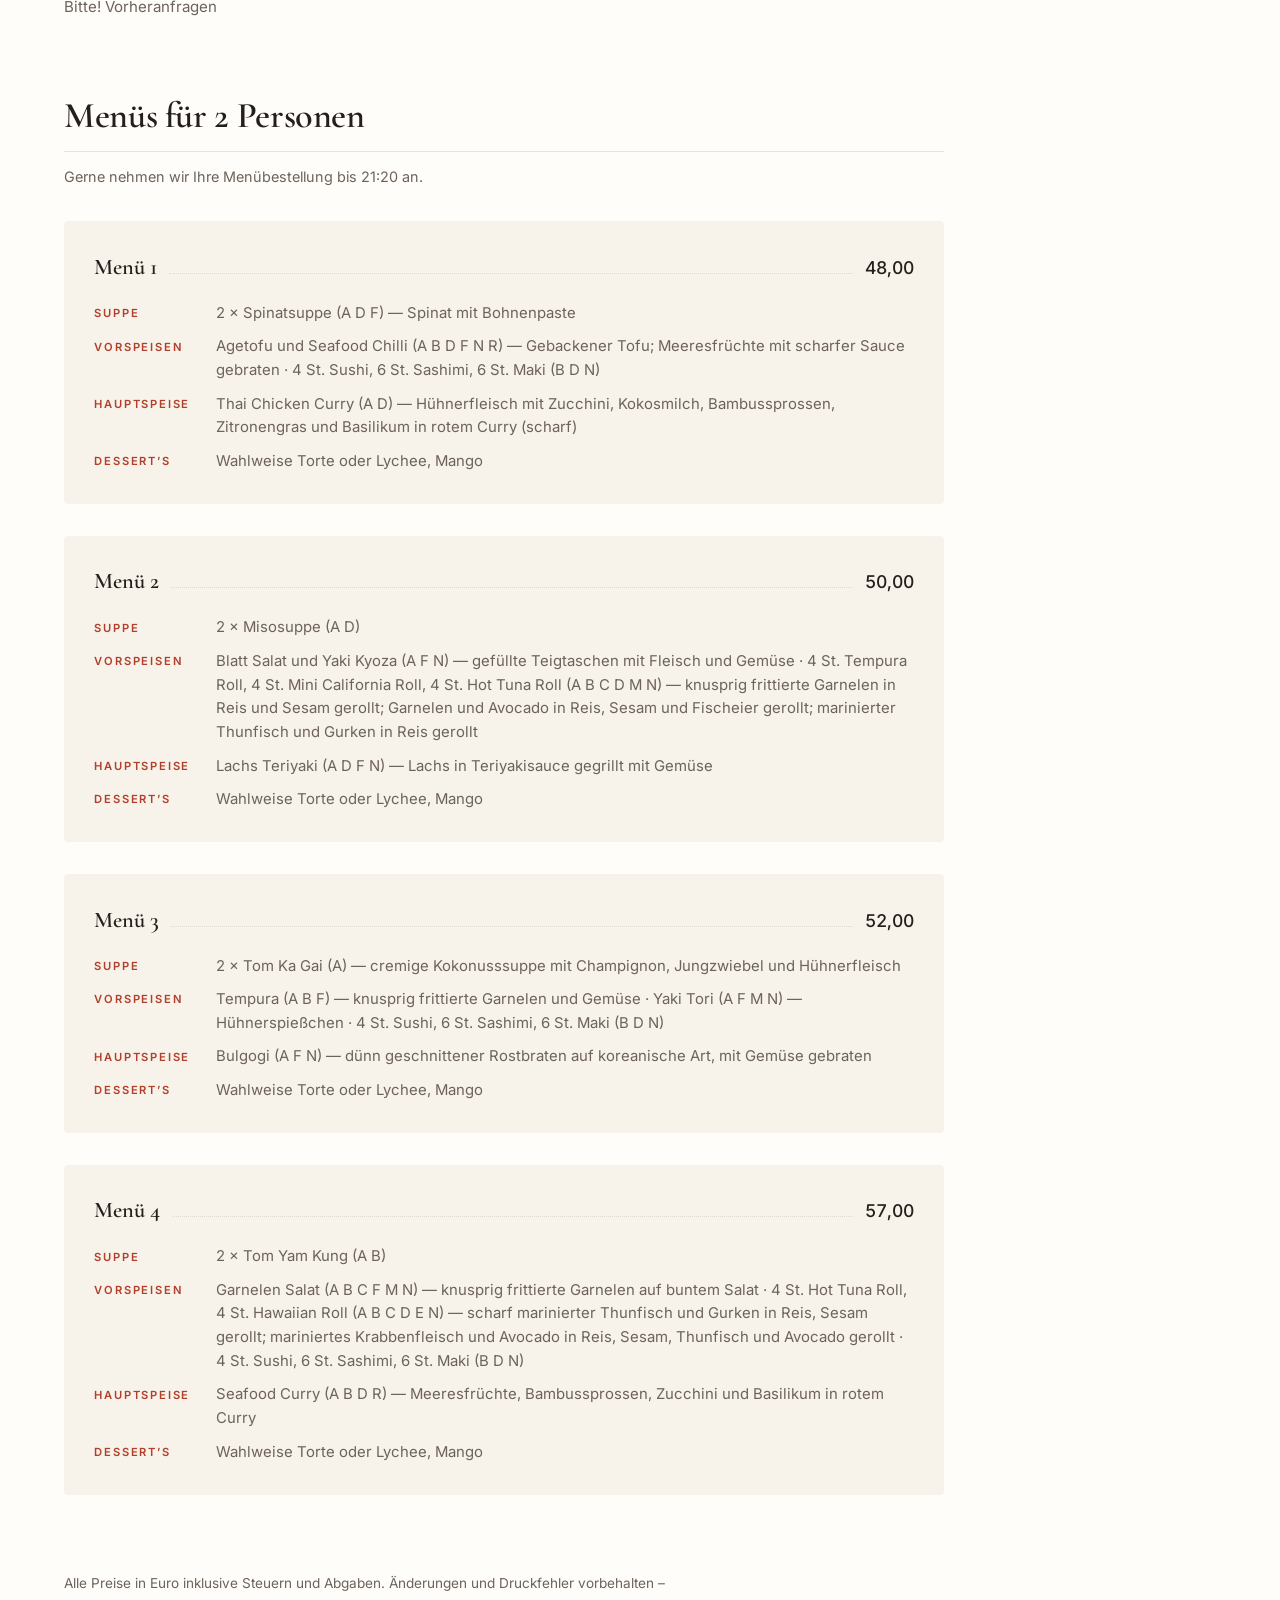
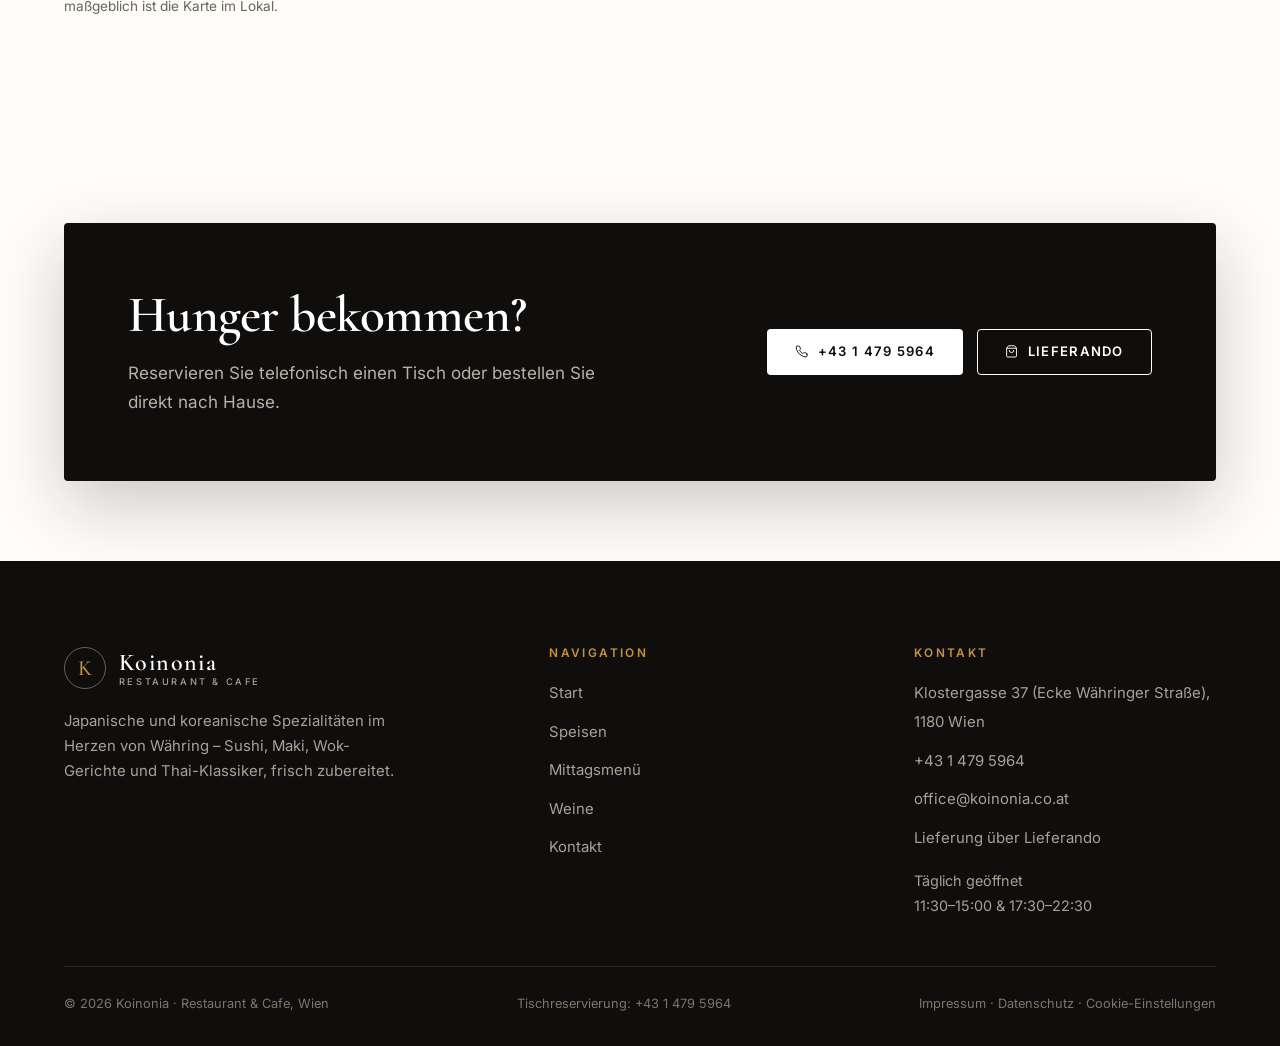
<file: menue.html>
<!DOCTYPE html>
<html lang="de">
<head>
<meta charset="utf-8">
<meta name="viewport" content="width=device-width, initial-scale=1">
<title data-en="Lunch Menu – Koinonia, Vienna Währing">Mittagsmenü – Koinonia, Wien Währing</title>
<meta name="description" content="Das Mittagsmenü im Koinonia, 1180 Wien: günstige Mittagsteller von Montag bis Freitag, 11:30 bis 15:00 Uhr." data-en-content="The lunch menu at Koinonia, 1180 Vienna: great-value lunch plates Monday to Friday, 11:30 to 15:00.">
<meta name="theme-color" content="#100e0c">
<meta property="og:title" content="Mittagsmenü – Koinonia, Wien Währing" data-en-content="Lunch Menu – Koinonia, Vienna Währing">
<meta property="og:description" content="Das Mittagsmenü im Koinonia, 1180 Wien: günstige Mittagsteller von Montag bis Freitag, 11:30 bis 15:00 Uhr." data-en-content="The lunch menu at Koinonia, 1180 Vienna: great-value lunch plates Monday to Friday, 11:30 to 15:00.">
<meta property="og:type" content="website">
<meta property="og:site_name" content="Koinonia">
<meta property="og:locale" content="de_AT">
<meta property="og:locale:alternate" content="en_GB">
<meta property="og:url" content="https://www.koinonia.co.at/menue.html">
<meta property="og:image" content="https://www.koinonia.co.at/assets/img/og-image.jpg?v=2">
<meta property="og:image:width" content="1731">
<meta property="og:image:height" content="909">
<meta name="twitter:card" content="summary_large_image">
<link rel="canonical" href="https://www.koinonia.co.at/menue.html">
<link rel="icon" href="favicon.ico" sizes="48x48">
<link rel="icon" href="assets/icons/favicon-32.png" type="image/png" sizes="32x32">
<link rel="apple-touch-icon" href="assets/icons/apple-touch-icon.png">
<link rel="manifest" href="site.webmanifest">
<link rel="preload" href="assets/fonts/cormorant-garamond-latin.woff2" as="font" type="font/woff2" crossorigin>
<link rel="stylesheet" href="styles.css">
</head>
<body>
<!-- Icons used on this page (see .icon in styles.css) -->
<svg style="display:none">
  <symbol id="icon-phone" viewBox="0 0 24 24"><path d="M22 16.9v3a2 2 0 0 1-2.2 2 19.8 19.8 0 0 1-8.6-3.1 19.5 19.5 0 0 1-6-6A19.8 19.8 0 0 1 2.1 4.2 2 2 0 0 1 4.1 2h3a2 2 0 0 1 2 1.7c.1.9.3 1.8.7 2.7a2 2 0 0 1-.5 2.1L8.1 9.7a16 16 0 0 0 6 6l1.2-1.2a2 2 0 0 1 2.1-.5c.9.4 1.8.6 2.7.7a2 2 0 0 1 1.9 2.2z"/></symbol>
  <symbol id="icon-bag" viewBox="0 0 24 24"><path d="M6 2 3 6v14a2 2 0 0 0 2 2h14a2 2 0 0 0 2-2V6l-3-4z"/><path d="M3 6h18M16 10a4 4 0 0 1-8 0"/></symbol>
</svg>
<a class="skip-link" href="#main" data-en="Skip to content">Zum Inhalt springen</a>
<header class="header">
  <div class="wrap header__inner">
    <a class="brand" href="index.html">
      <span class="brand__mark" aria-hidden="true">K</span>
      <span class="brand__text">
        <span class="brand__name">Koinonia</span>
        <span class="brand__tag">Restaurant &amp; Cafe</span>
      </span>
    </a>

    <div class="lang" role="group" aria-label="Sprache / Language" data-en-aria-label="Language">
      <button type="button" class="lang__btn" data-lang="de" lang="de" aria-pressed="true">DE</button>
      <button type="button" class="lang__btn" data-lang="en" lang="en" aria-pressed="false">EN</button>
    </div>

    <button class="nav-toggle" type="button" aria-expanded="false" aria-controls="site-nav" aria-label="Menü öffnen" data-en-aria-label="Open menu">
      <span></span><span></span><span></span>
    </button>

    <nav class="nav" id="site-nav" aria-label="Hauptnavigation" data-en-aria-label="Main navigation">
      <ul class="nav__list">
        <li><a class="nav__link" href="index.html" data-en="Home">Start</a></li>
        <li><a class="nav__link" href="speisen.html" data-en="Menu">Speisen</a></li>
        <li><a class="nav__link" href="menue.html" aria-current="page" data-en="Lunch Menu">Mittagsmenü</a></li>
        <li><a class="nav__link" href="weine.html" data-en="Wines">Weine</a></li>
        <li><a class="nav__link" href="kontakt.html" data-en="Contact">Kontakt</a></li>
      </ul>
      <a class="nav__cta" href="tel:+4314795964"><svg class="icon" aria-hidden="true"><use href="#icon-phone"></use></svg><span>+43 1 479 5964</span></a>
    </nav>
  </div>
</header>

<main id="main">

  <section class="page-head">
    <img src="assets/img/saal-hell.webp?v=2" width="1576" height="998" alt="" aria-hidden="true">
    <div class="wrap">
      <p class="eyebrow eyebrow--center" data-en="Lunch with Us">Mittags bei uns</p>
      <h1 data-en="Lunch Menu">Mittagsmenü</h1>
      <p data-en="Monday to Friday, 11:30 to 15:00, we serve our lunch menu – quick, fresh and great value.">Von Montag bis Freitag, 11:30 bis 15:00 Uhr, servieren wir unser Mittagsmenü – schnell, frisch und günstig.</p>
    </div>
  </section>

  <section class="section">
    <div class="wrap">
      <section class="menu-block reveal" id="mittagsmenue">
        <div class="menu-block__head">
          <h2 data-en="Lunch Menu">Mittagsmenü</h2>
        </div>
        <p class="menu-block__note" data-en="Mon–Fri 11:30–15:00, except public holidays · Lunch menu with espresso + 2,00 or cake + 3,50 · Our staff will gladly tell you about the allergens.">Mo–Fr 11:30–15:00, außer Feiertage · Mittagsmenü mit Espresso + 2,00 oder Torte + 3,50 · Unser Personal informiert Sie über die Allergene.</p>
        <ul class="dishes">
          <li class="dish">
            <div class="dish__row">
              <h3 class="dish__name">1. Sushi Bento</h3>
              <span class="dish__price">13,50</span>
            </div>
            <p class="dish__desc"><span data-en="5 pcs sushi, sashimi, maki">5 St. Sushi, Sashimi, Maki</span> <span class="dish__aller" aria-label="Allergene: A B D N" data-en-aria-label="Allergens: A B D N">A B D N</span></p>
          </li>
          <li class="dish">
            <div class="dish__row">
              <h3 class="dish__name">2. Sushi Set</h3>
              <span class="dish__price">11,50</span>
            </div>
            <p class="dish__desc"><span data-en="5 pcs sushi, 3 pcs maki">5 St. Sushi, 3 St. Maki</span> <span class="dish__aller" aria-label="Allergene: B D" data-en-aria-label="Allergens: B D">B D</span></p>
          </li>
          <li class="dish">
            <div class="dish__row">
              <h3 class="dish__name">3. Maki Bento</h3>
              <span class="dish__price">12,50</span>
            </div>
            <p class="dish__desc"><span data-en="assorted maki">verschiedene Makis</span> <span class="dish__aller" aria-label="Allergene: D N" data-en-aria-label="Allergens: D N">D N</span></p>
          </li>
          <li class="dish">
            <div class="dish__row">
              <h3 class="dish__name" data-en="4. Luxury Bento">4. Luxus Bento</h3>
              <span class="dish__price">15,00</span>
            </div>
            <p class="dish__desc"><span data-en="5 pcs sushi, tempura, glass noodles with beef and vegetables">5 St. Sushi, Tempura, Glasnudeln mit Rindfleisch und Gemüse</span> <span class="dish__aller" aria-label="Allergene: A B D F N" data-en-aria-label="Allergens: A B D F N">A B D F N</span></p>
          </li>
          <li class="dish">
            <div class="dish__row">
              <h3 class="dish__name">5. Bulgogi Bento</h3>
              <span class="dish__price">13,50</span>
            </div>
            <p class="dish__desc"><span data-en="finely fried marinated beef with 2 pcs sushi and 3 pcs maki">mariniertes Rindfleisch fein gebraten und 2 St. Sushi, 3 St. Maki</span> <span class="dish__aller" aria-label="Allergene: A D F N" data-en-aria-label="Allergens: A D F N">A D F N</span></p>
          </li>
          <li class="dish">
            <div class="dish__row">
              <h3 class="dish__name" data-en="6. Salmon Teriyaki Bento">6. Lachs Teriyaki Bento</h3>
              <span class="dish__price">13,50</span>
            </div>
            <p class="dish__desc"><span data-en="grilled salmon with vegetables, 2 pcs sushi and 3 pcs maki">gegrillter Lachs mit Gemüse und 2 St. Sushi, 3 St. Maki</span> <span class="dish__aller" aria-label="Allergene: A D F N" data-en-aria-label="Allergens: A D F N">A D F N</span></p>
          </li>
          <li class="dish">
            <div class="dish__row">
              <h3 class="dish__name">7. Tori Teriyaki Bento</h3>
              <span class="dish__price">12,50</span>
            </div>
            <p class="dish__desc"><span data-en="grilled chicken with vegetables, 2 pcs sushi and 3 pcs maki">gegrilltes Hühnerfleisch mit Gemüse und 2 St. Sushi, 3 St. Maki</span> <span class="dish__aller" aria-label="Allergene: A D F N" data-en-aria-label="Allergens: A D F N">A D F N</span></p>
          </li>
          <li class="dish">
            <div class="dish__row">
              <h3 class="dish__name">8. Yaki Soba</h3>
              <span class="dish__price">10,90</span>
            </div>
            <p class="dish__desc"><span data-en="noodles finely fried with chicken and vegetables">Nudeln mit Hühnerfleisch und Gemüse feingebraten</span> <span class="dish__aller" aria-label="Allergene: A F N" data-en-aria-label="Allergens: A F N">A F N</span></p>
          </li>
          <li class="dish">
            <div class="dish__row">
              <h3 class="dish__name">9. Ramen</h3>
              <span class="dish__price">10,90</span>
            </div>
            <p class="dish__desc"><span data-en="noodle soup with chicken and egg">Nudelsuppe mit Hühnerfleisch, Ei</span> <span class="dish__aller" aria-label="Allergene: A C F" data-en-aria-label="Allergens: A C F">A C F</span></p>
          </li>
          <li class="dish">
            <div class="dish__row">
              <h3 class="dish__name" data-en="10. Duck">10. Ente</h3>
              <span class="dish__price">12,50</span>
            </div>
            <p class="dish__desc"><span data-en="crispy fried duck with vegetables and teriyaki sauce">knusprig frittierte Enten mit Gemüse und Teriyaki Sauce</span> <span class="dish__aller" aria-label="Allergene: A F N" data-en-aria-label="Allergens: A F N">A F N</span></p>
          </li>
          <li class="dish">
            <div class="dish__row">
              <h3 class="dish__name" data-en="11. Menu of the Day">11. Tagesmenü</h3>
              <span class="dish__price">13,50</span>
            </div>
            <p class="dish__desc"><span data-en="Please ask in advance">Bitte! Vorheranfragen</span></p>
          </li>
        </ul>
      </section>
      <section class="menu-block reveal" id="menues">
        <div class="menu-block__head">
          <h2 data-en="Set Menus for 2 People">Menüs für 2 Personen</h2>
        </div>
        <p class="menu-block__note" data-en="We are happy to take your set-menu order until 21:20.">Gerne nehmen wir Ihre Menübestellung bis 21:20 an.</p>
        <div class="set-menus">
          <article class="set-menu">
            <div class="dish__row">
              <h3 class="dish__name" data-en="Set Menu 1">Menü 1</h3>
              <span class="dish__price">48,00</span>
            </div>
            <dl class="courses">
              <dt data-en="Soup">Suppe</dt>
              <dd data-en="2 × spinach soup (A D F) — spinach with soybean paste">2 × Spinatsuppe (A D F) — Spinat mit Bohnenpaste</dd>
              <dt data-en="Starters">Vorspeisen</dt>
              <dd data-en="Agetofu and Seafood Chilli (A B D F N R) — deep-fried tofu; seafood fried in a spicy sauce · 4 pcs sushi, 6 pcs sashimi, 6 pcs maki (B D N)">Agetofu und Seafood Chilli (A B D F N R) — Gebackener Tofu; Meeresfrüchte mit scharfer Sauce gebraten · 4 St. Sushi, 6 St. Sashimi, 6 St. Maki (B D N)</dd>
              <dt data-en="Main course">Hauptspeise</dt>
              <dd data-en="Thai Chicken Curry (A D) — chicken with courgette, coconut milk, bamboo shoots, lemongrass and basil in red curry (spicy)">Thai Chicken Curry (A D) — Hühnerfleisch mit Zucchini, Kokosmilch, Bambussprossen, Zitronengras und Basilikum in rotem Curry (scharf)</dd>
              <dt data-en="Dessert">Dessert’s</dt>
              <dd data-en="Your choice of cake, or lychee or mango">Wahlweise Torte oder Lychee, Mango</dd>
            </dl>
          </article>
          <article class="set-menu">
            <div class="dish__row">
              <h3 class="dish__name" data-en="Set Menu 2">Menü 2</h3>
              <span class="dish__price">50,00</span>
            </div>
            <dl class="courses">
              <dt data-en="Soup">Suppe</dt>
              <dd data-en="2 × miso soup (A D)">2 × Misosuppe (A D)</dd>
              <dt data-en="Starters">Vorspeisen</dt>
              <dd data-en="Leaf salad and Yaki Kyoza (A F N) — dumplings filled with meat and vegetables · 4 pcs Tempura Roll, 4 pcs Mini California Roll, 4 pcs Hot Tuna Roll (A B C D M N) — crispy fried prawns rolled in rice and sesame; prawns and avocado rolled in rice, sesame and fish roe; marinated tuna and cucumber rolled in rice">Blatt Salat und Yaki Kyoza (A F N) — gefüllte Teigtaschen mit Fleisch und Gemüse · 4 St. Tempura Roll, 4 St. Mini California Roll, 4 St. Hot Tuna Roll (A B C D M N) — knusprig frittierte Garnelen in Reis und Sesam gerollt; Garnelen und Avocado in Reis, Sesam und Fischeier gerollt; marinierter Thunfisch und Gurken in Reis gerollt</dd>
              <dt data-en="Main course">Hauptspeise</dt>
              <dd data-en="Salmon Teriyaki (A D F N) — salmon grilled in teriyaki sauce with vegetables">Lachs Teriyaki (A D F N) — Lachs in Teriyakisauce gegrillt mit Gemüse</dd>
              <dt data-en="Dessert">Dessert’s</dt>
              <dd data-en="Your choice of cake, or lychee or mango">Wahlweise Torte oder Lychee, Mango</dd>
            </dl>
          </article>
          <article class="set-menu">
            <div class="dish__row">
              <h3 class="dish__name" data-en="Set Menu 3">Menü 3</h3>
              <span class="dish__price">52,00</span>
            </div>
            <dl class="courses">
              <dt data-en="Soup">Suppe</dt>
              <dd data-en="2 × Tom Ka Gai (A) — creamy coconut soup with mushrooms, spring onion and chicken">2 × Tom Ka Gai (A) — cremige Kokonusssuppe mit Champignon, Jungzwiebel und Hühnerfleisch</dd>
              <dt data-en="Starters">Vorspeisen</dt>
              <dd data-en="Tempura (A B F) — crispy fried prawns and vegetables · Yaki Tori (A F M N) — chicken skewers · 4 pcs sushi, 6 pcs sashimi, 6 pcs maki (B D N)">Tempura (A B F) — knusprig frittierte Garnelen und Gemüse · Yaki Tori (A F M N) — Hühnerspießchen · 4 St. Sushi, 6 St. Sashimi, 6 St. Maki (B D N)</dd>
              <dt data-en="Main course">Hauptspeise</dt>
              <dd data-en="Bulgogi (A F N) — thinly sliced beef, Korean style, fried with vegetables">Bulgogi (A F N) — dünn geschnittener Rostbraten auf koreanische Art, mit Gemüse gebraten</dd>
              <dt data-en="Dessert">Dessert’s</dt>
              <dd data-en="Your choice of cake, or lychee or mango">Wahlweise Torte oder Lychee, Mango</dd>
            </dl>
          </article>
          <article class="set-menu">
            <div class="dish__row">
              <h3 class="dish__name" data-en="Set Menu 4">Menü 4</h3>
              <span class="dish__price">57,00</span>
            </div>
            <dl class="courses">
              <dt data-en="Soup">Suppe</dt>
              <dd>2 × Tom Yam Kung (A B)</dd>
              <dt data-en="Starters">Vorspeisen</dt>
              <dd data-en="Prawn salad (A B C F M N) — crispy fried prawns on a colourful salad · 4 pcs Hot Tuna Roll, 4 pcs Hawaiian Roll (A B C D E N) — spicy marinated tuna and cucumber rolled in rice and sesame; marinated crab meat and avocado rolled in rice, sesame, tuna and avocado · 4 pcs sushi, 6 pcs sashimi, 6 pcs maki (B D N)">Garnelen Salat (A B C F M N) — knusprig frittierte Garnelen auf buntem Salat · 4 St. Hot Tuna Roll, 4 St. Hawaiian Roll (A B C D E N) — scharf marinierter Thunfisch und Gurken in Reis, Sesam gerollt; mariniertes Krabbenfleisch und Avocado in Reis, Sesam, Thunfisch und Avocado gerollt · 4 St. Sushi, 6 St. Sashimi, 6 St. Maki (B D N)</dd>
              <dt data-en="Main course">Hauptspeise</dt>
              <dd data-en="Seafood Curry (A B D R) — seafood, bamboo shoots, courgette and basil in red curry">Seafood Curry (A B D R) — Meeresfrüchte, Bambussprossen, Zucchini und Basilikum in rotem Curry</dd>
              <dt data-en="Dessert">Dessert’s</dt>
              <dd data-en="Your choice of cake, or lychee or mango">Wahlweise Torte oder Lychee, Mango</dd>
            </dl>
          </article>
        </div>
      </section>
      <p class="menu-foot" data-en="All prices in euros, including taxes and duties. Subject to change and printing errors – the printed card in the restaurant applies. The English text is a translation for guidance; please ask us if anything is unclear.">Alle Preise in Euro inklusive Steuern und Abgaben. Änderungen und Druckfehler vorbehalten – maßgeblich ist die Karte im Lokal.</p>
    </div>
  </section>

  <section class="section--tight">
    <div class="wrap">
      <div class="cta-band reveal">
        <div>
          <h2 data-en="Feeling Hungry?">Hunger bekommen?</h2>
          <p data-en="Reserve a table by phone, or have your order delivered straight to your door.">Reservieren Sie telefonisch einen Tisch oder bestellen Sie direkt nach Hause.</p>
        </div>
        <div class="btn-row">
          <a class="btn btn--light" href="tel:+4314795964"><svg class="icon" aria-hidden="true"><use href="#icon-phone"></use></svg><span>+43 1 479 5964</span></a>
          <a class="btn btn--ghost" href="https://www.lieferando.at/speisekarte/restaurant-koinonia" target="_blank" rel="noopener"><svg class="icon" aria-hidden="true"><use href="#icon-bag"></use></svg><span>Lieferando</span></a>
        </div>
      </div>
    </div>
  </section>

</main>
<footer class="footer">
  <div class="wrap footer__grid">
    <div>
      <a class="brand" href="index.html">
        <span class="brand__mark" aria-hidden="true">K</span>
        <span class="brand__text">
          <span class="brand__name">Koinonia</span>
          <span class="brand__tag">Restaurant &amp; Cafe</span>
        </span>
      </a>
      <p class="footer__about" data-en="Japanese and Korean specialities in the heart of Währing – sushi, maki, wok dishes and Thai classics, freshly prepared.">Japanische und koreanische Spezialitäten im Herzen von Währing – Sushi, Maki, Wok-Gerichte und Thai-Klassiker, frisch zubereitet.</p>
    </div>

    <div>
      <h3>Navigation</h3>
      <ul class="footer__links">
        <li><a href="index.html" data-en="Home">Start</a></li>
        <li><a href="speisen.html" data-en="Menu">Speisen</a></li>
        <li><a href="menue.html" data-en="Lunch Menu">Mittagsmenü</a></li>
        <li><a href="weine.html" data-en="Wines">Weine</a></li>
        <li><a href="kontakt.html" data-en="Contact">Kontakt</a></li>
      </ul>
    </div>

    <div>
      <h3 data-en="Contact">Kontakt</h3>
      <ul class="footer__links">
        <li><a href="https://www.google.com/maps/dir/?api=1&amp;destination=Klostergasse+37%2C+1180+Wien" target="_blank" rel="noopener" data-en="Klostergasse 37 (corner of Währinger Straße), 1180 Vienna">Klostergasse 37 (Ecke Währinger Straße), 1180 Wien</a></li>
        <li><a href="tel:+4314795964">+43 1 479 5964</a></li>
        <li><a href="mailto:office@koinonia.co.at">office@koinonia.co.at</a></li>
        <li><a href="https://www.lieferando.at/speisekarte/restaurant-koinonia" target="_blank" rel="noopener" data-en="Delivery via Lieferando">Lieferung über Lieferando</a></li>
      </ul>
      <p class="footer__hours"><span data-en="Open daily">Täglich geöffnet</span><br>11:30–15:00 &amp; 17:30–22:30</p>
    </div>
  </div>

  <div class="wrap">
    <div class="footer__bottom">
      <span>&copy; <span id="year">2026</span><span data-en=" Koinonia · Restaurant &amp; Cafe, Vienna"> Koinonia · Restaurant &amp; Cafe, Wien</span></span>
      <span><a href="tel:+4314795964" data-en="Table reservations: +43 1 479 5964">Tischreservierung: +43 1 479 5964</a></span>
      <span><a href="impressum.html" data-en="Legal Notice">Impressum</a> · <a href="datenschutz.html" data-en="Privacy">Datenschutz</a></span>
    </div>
  </div>
</footer>

<script src="main.js"></script>
</body>
</html>
</file>
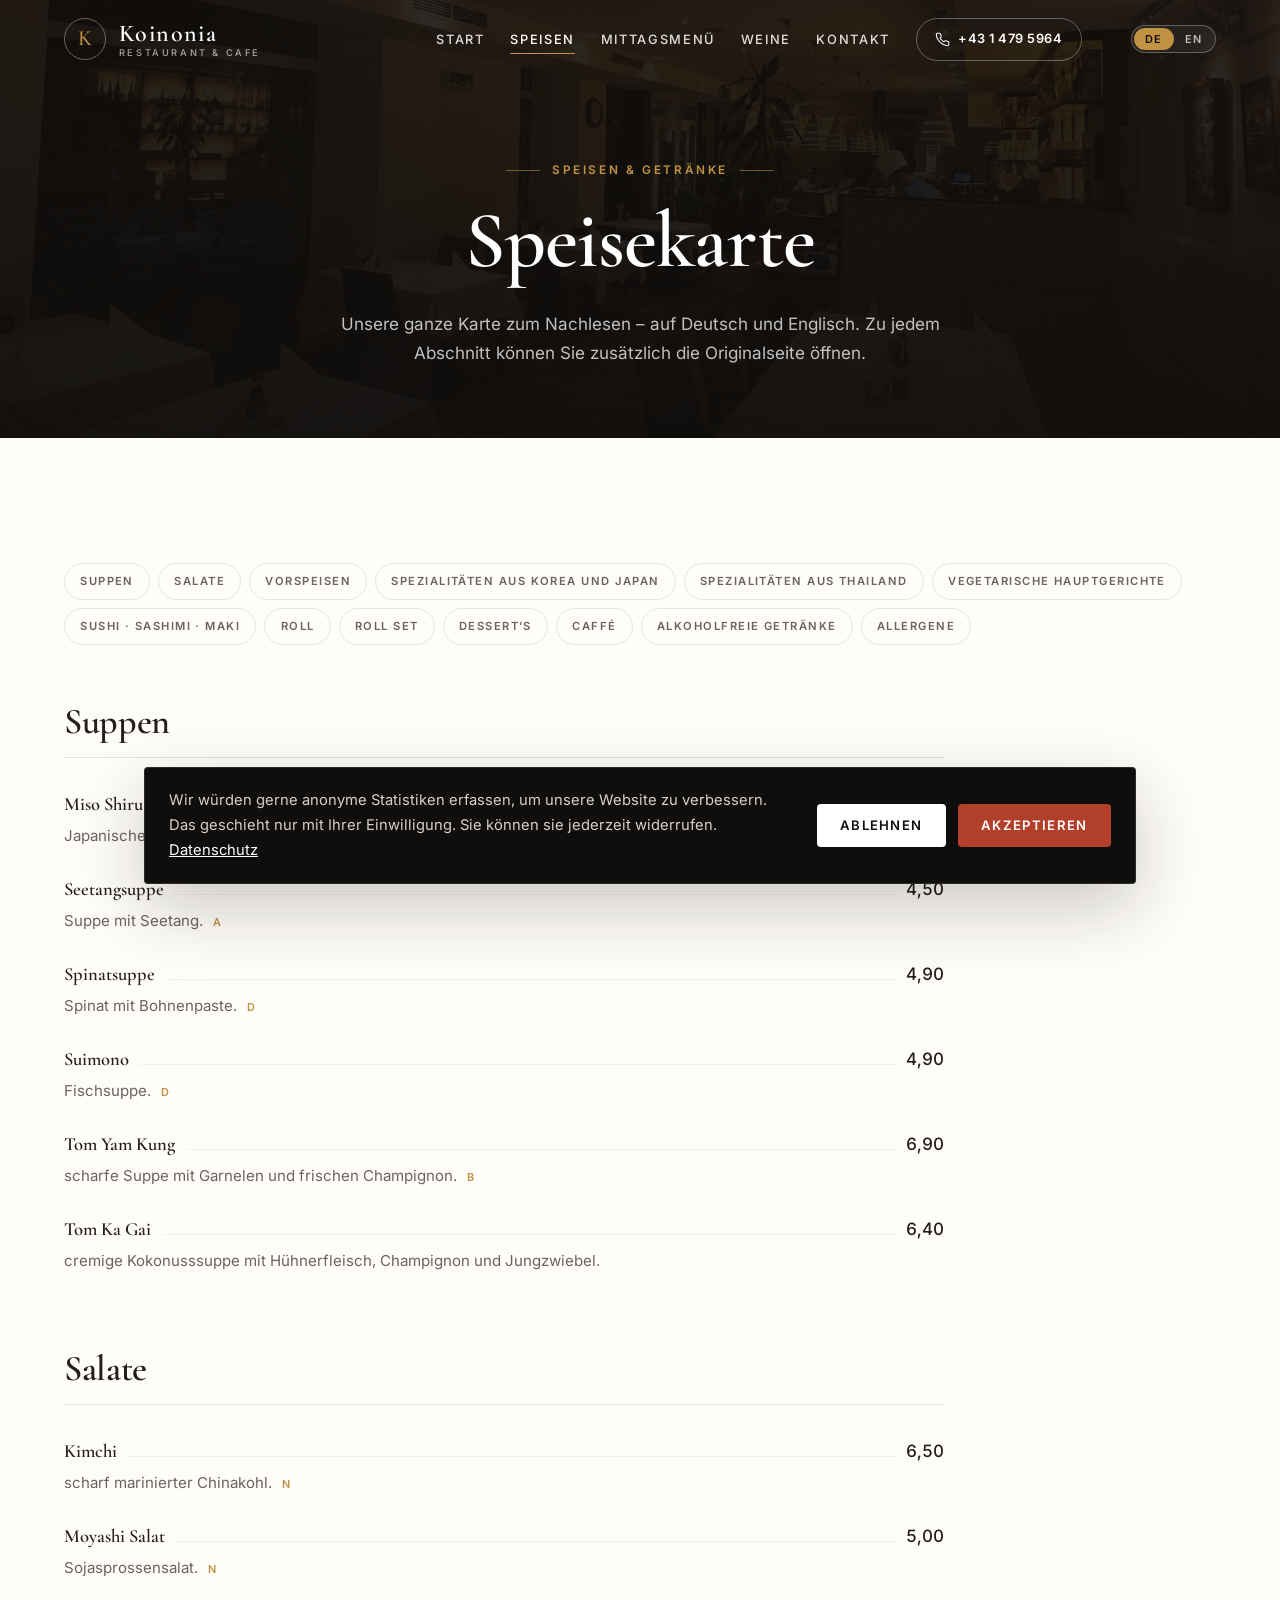
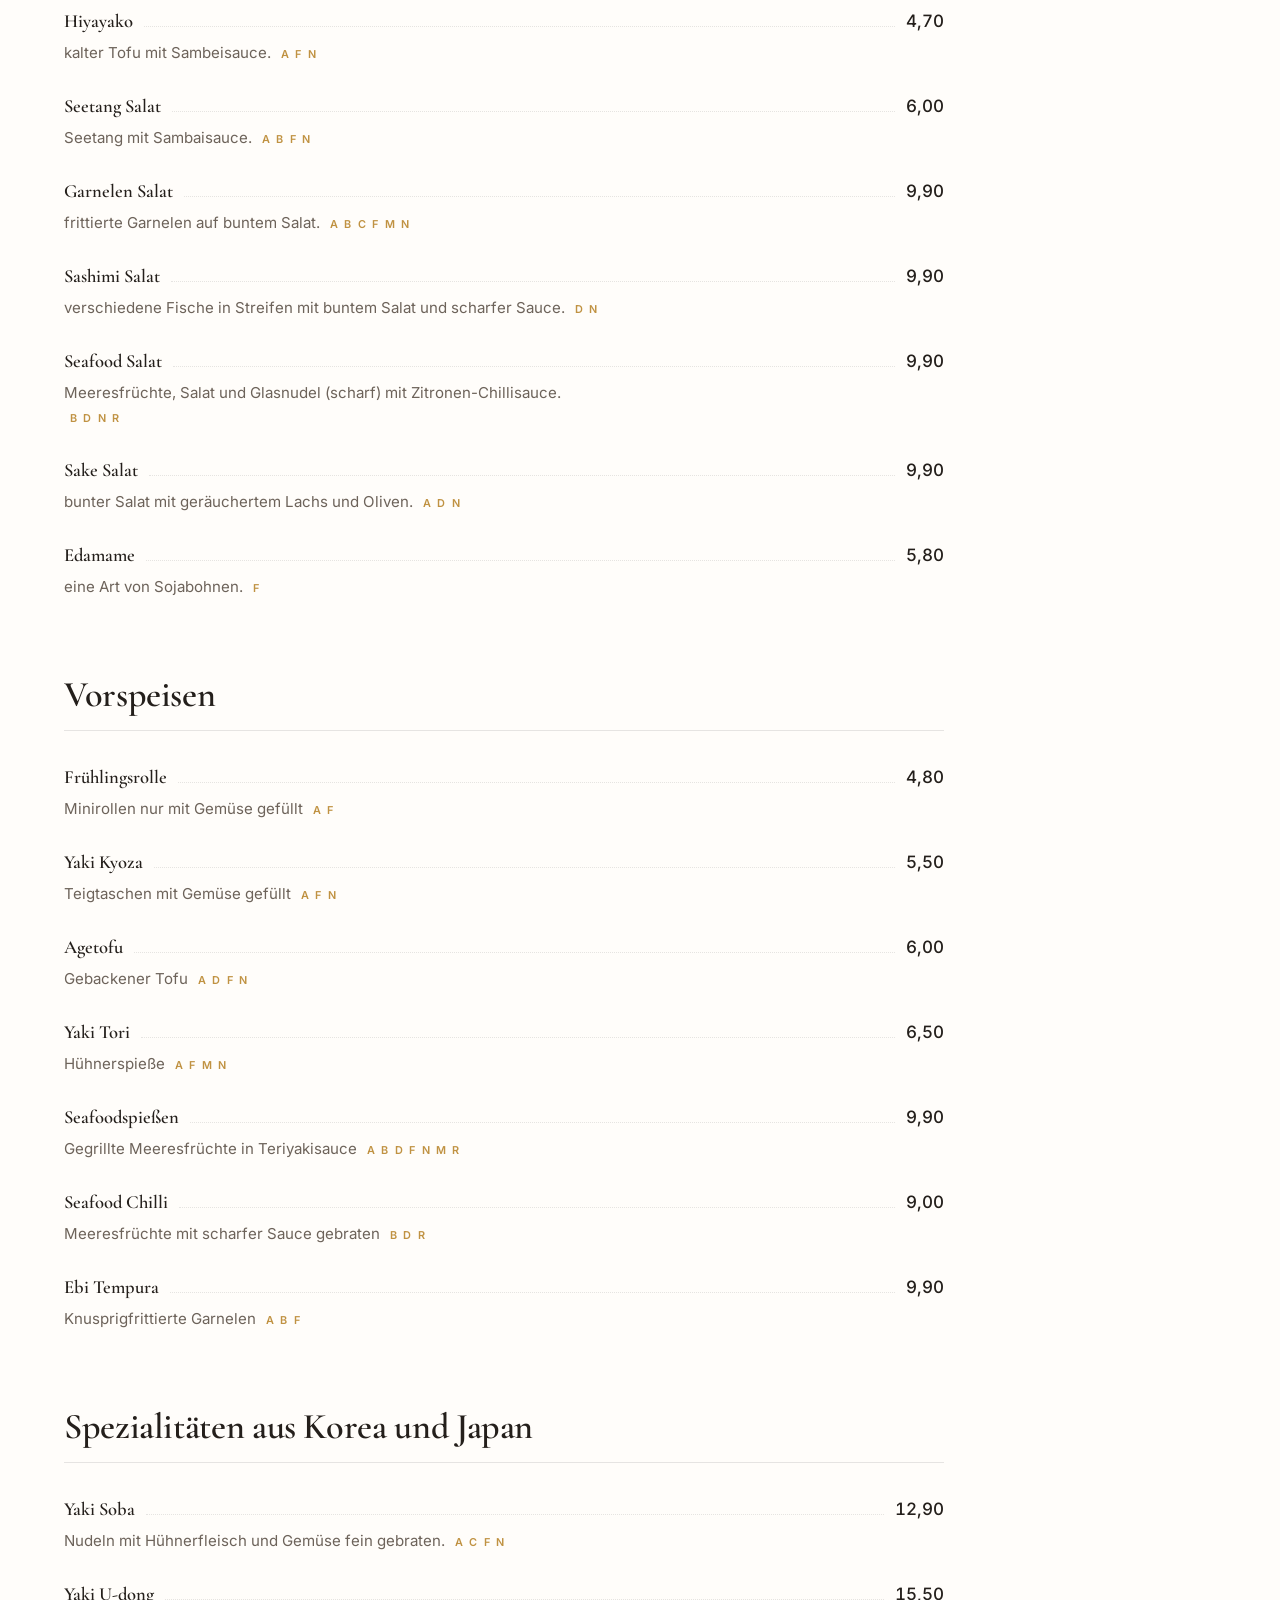
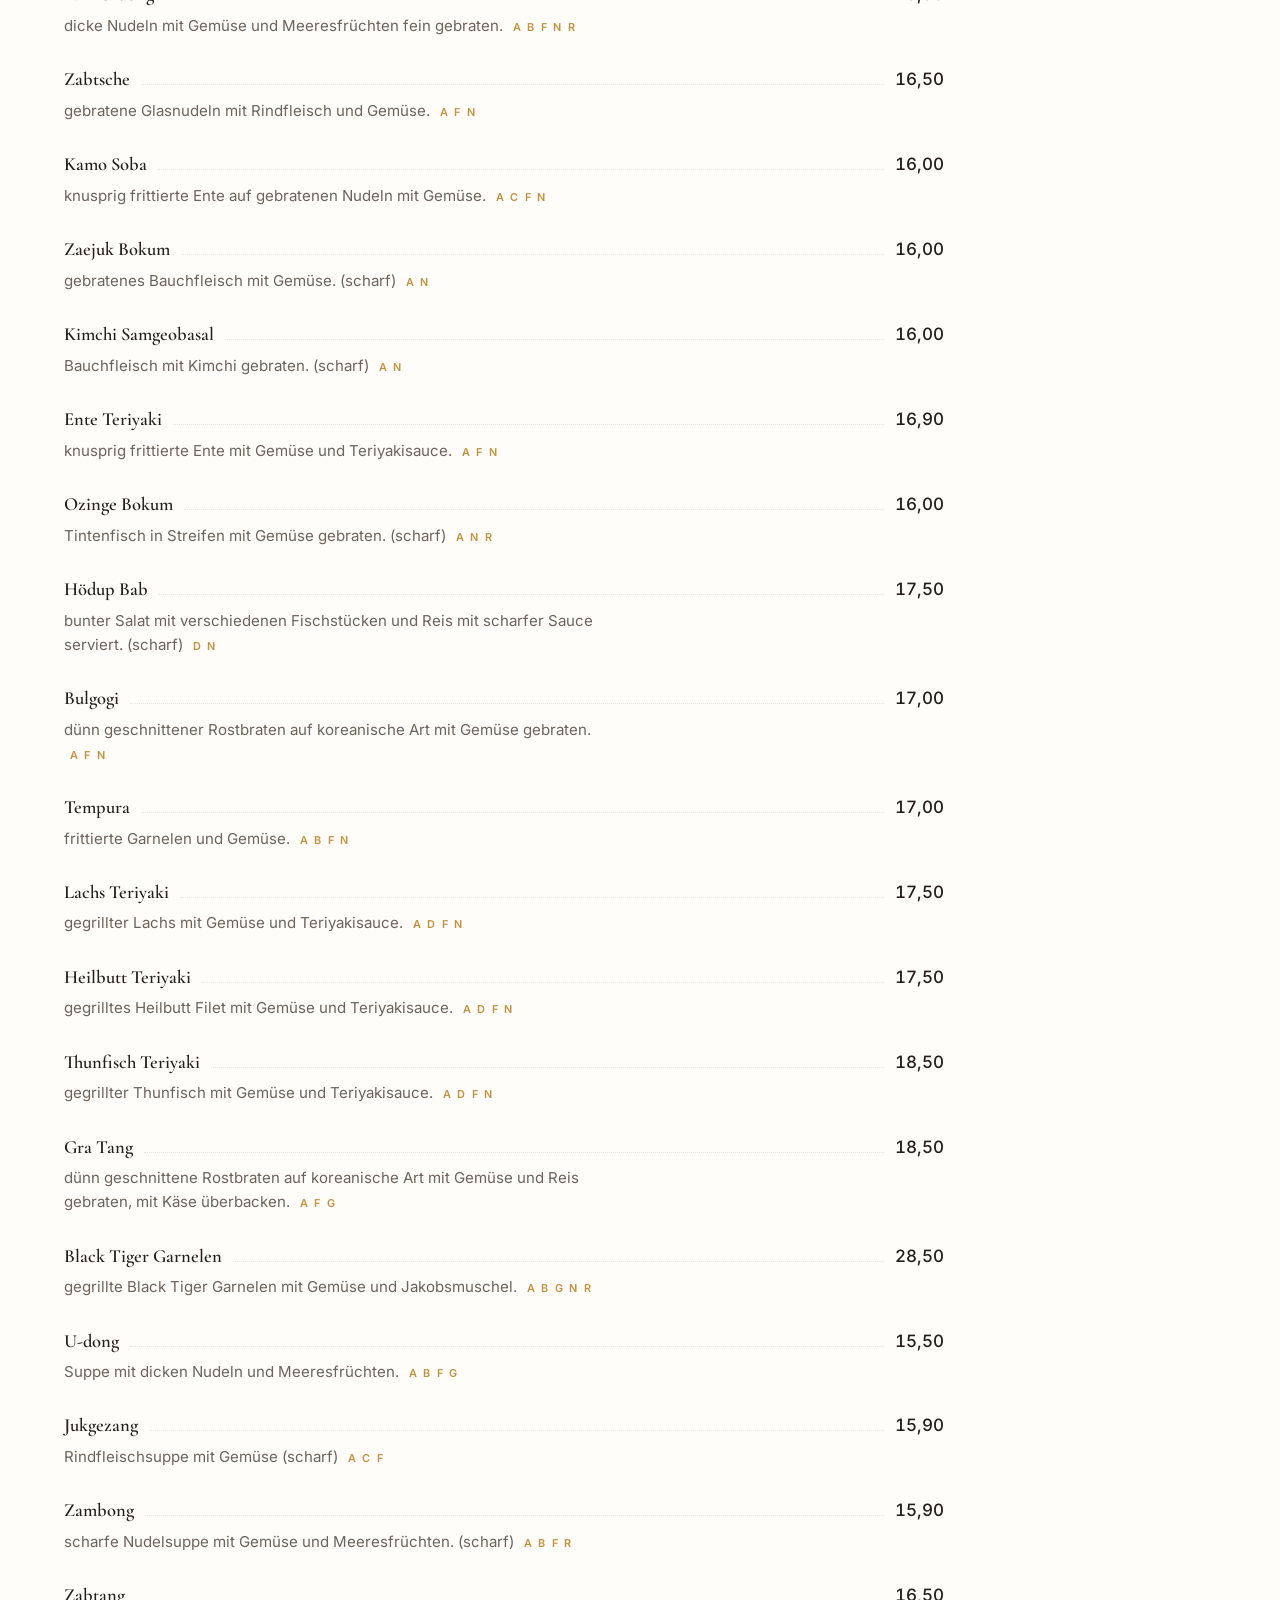
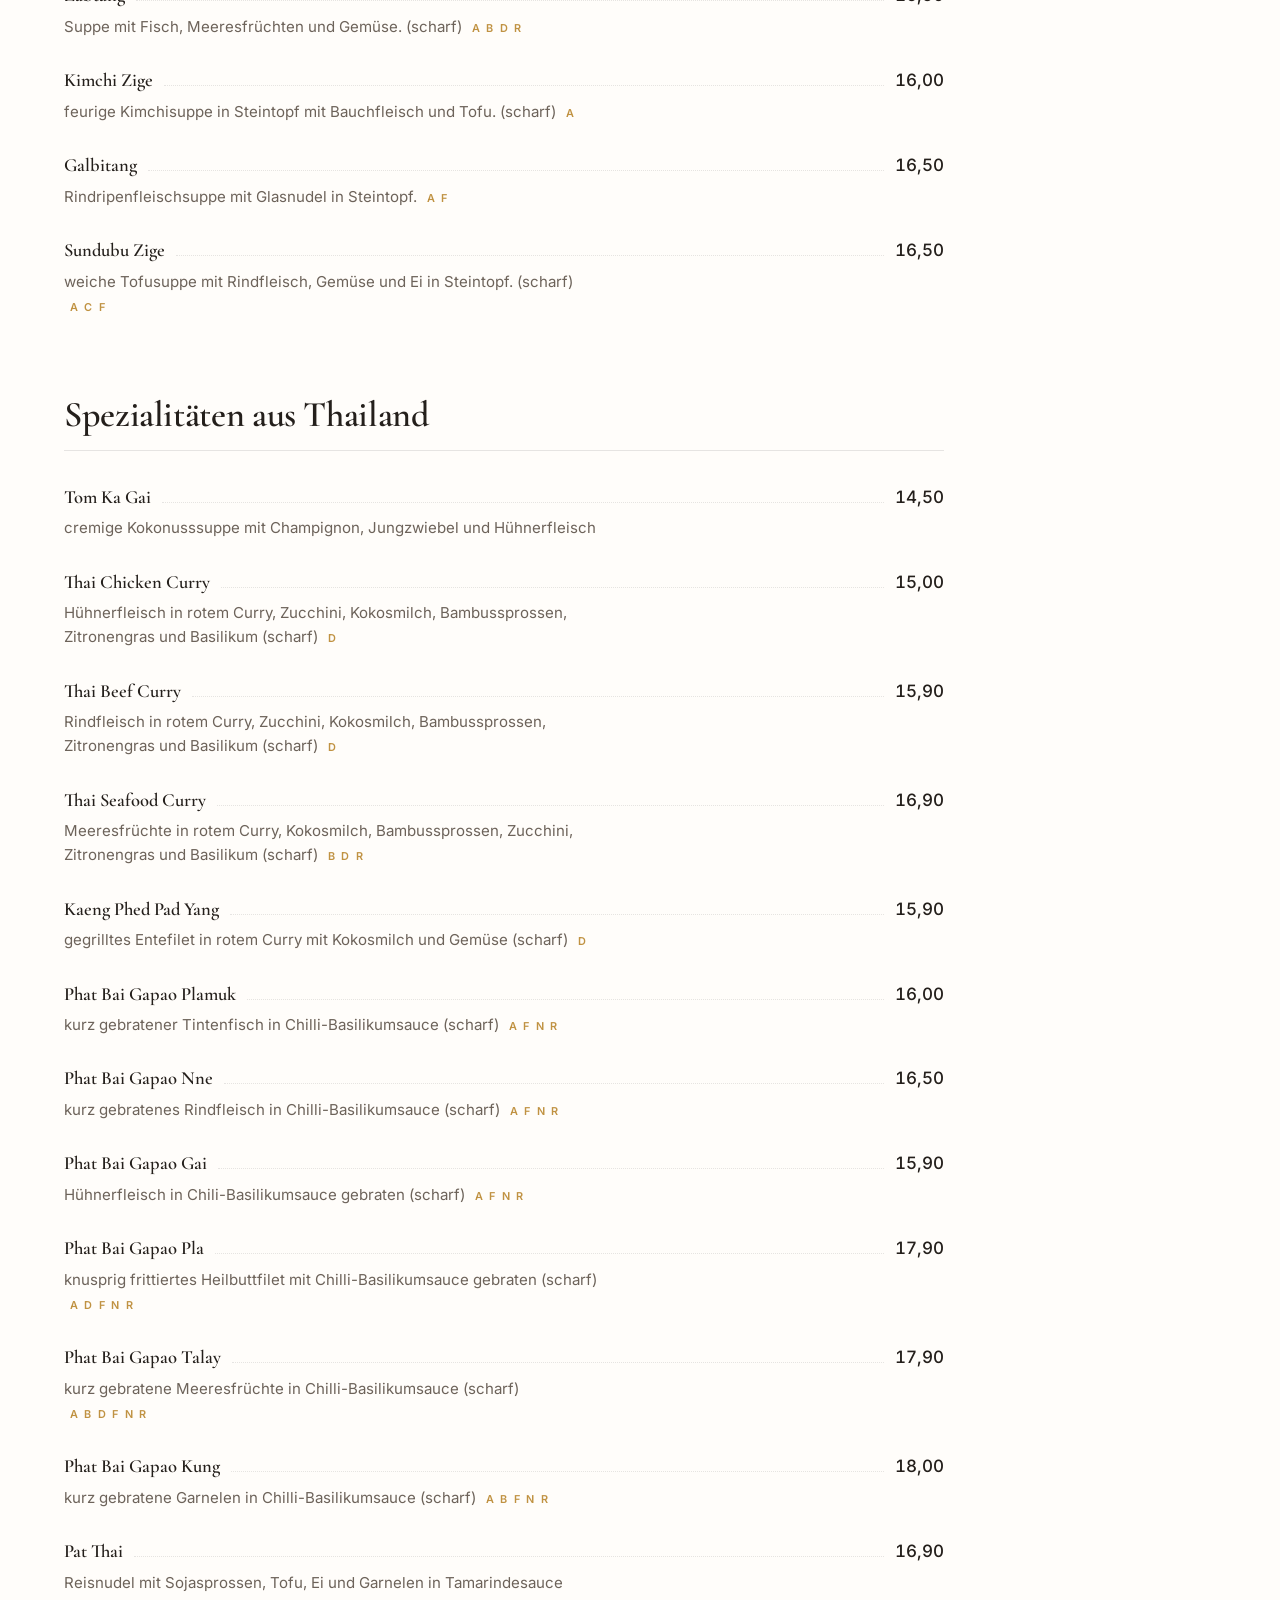
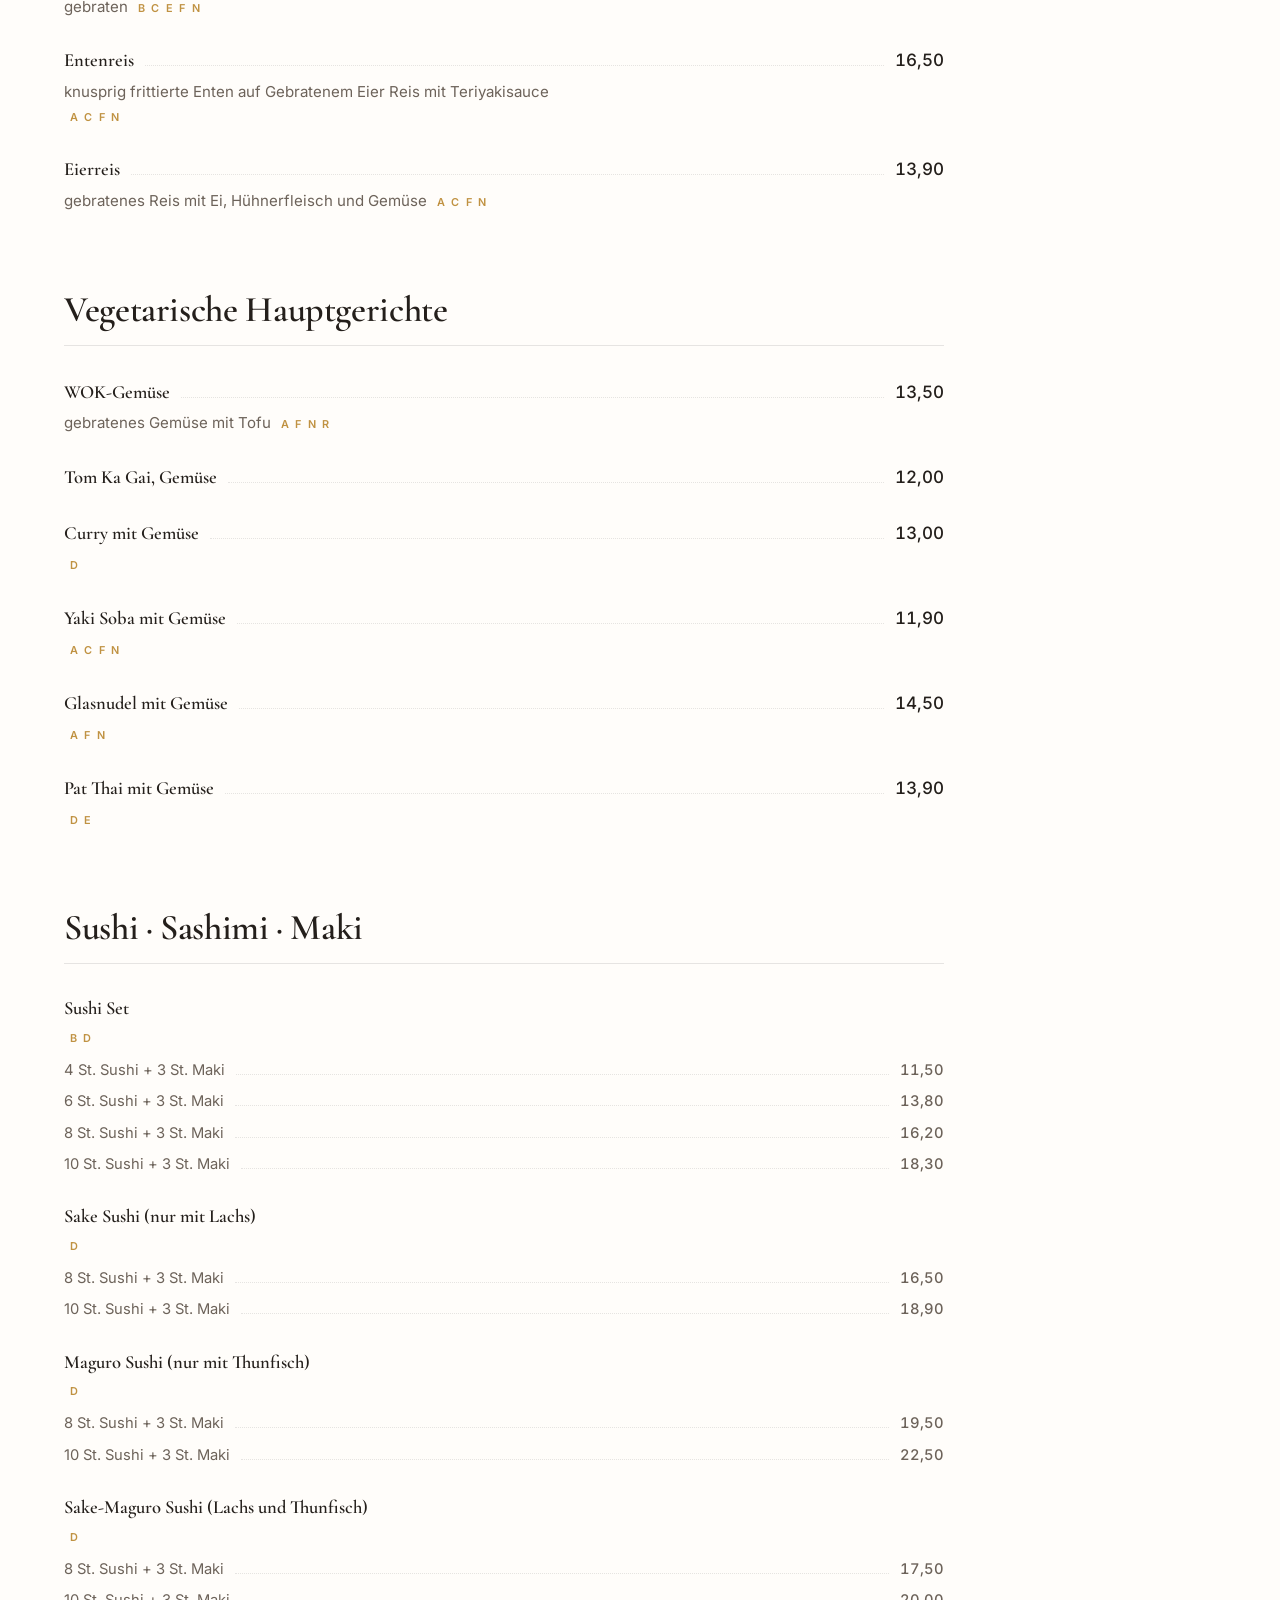
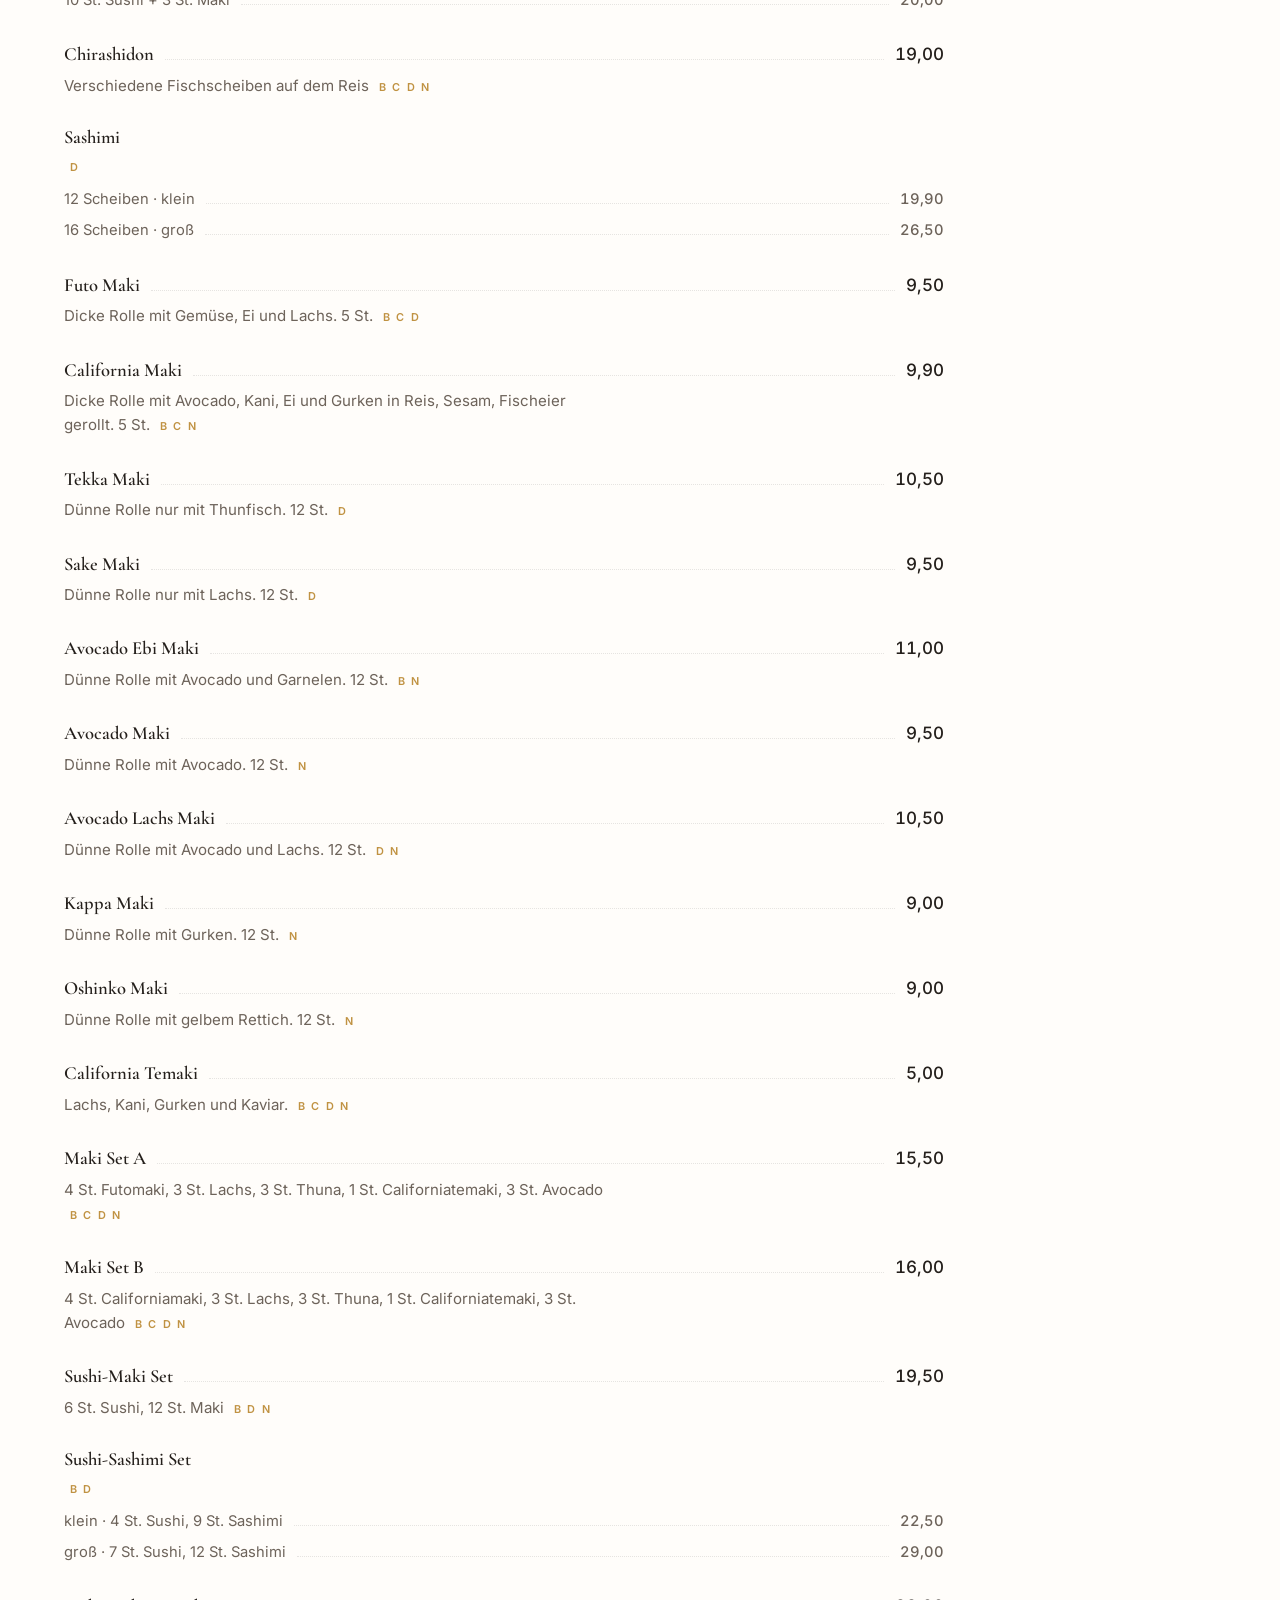
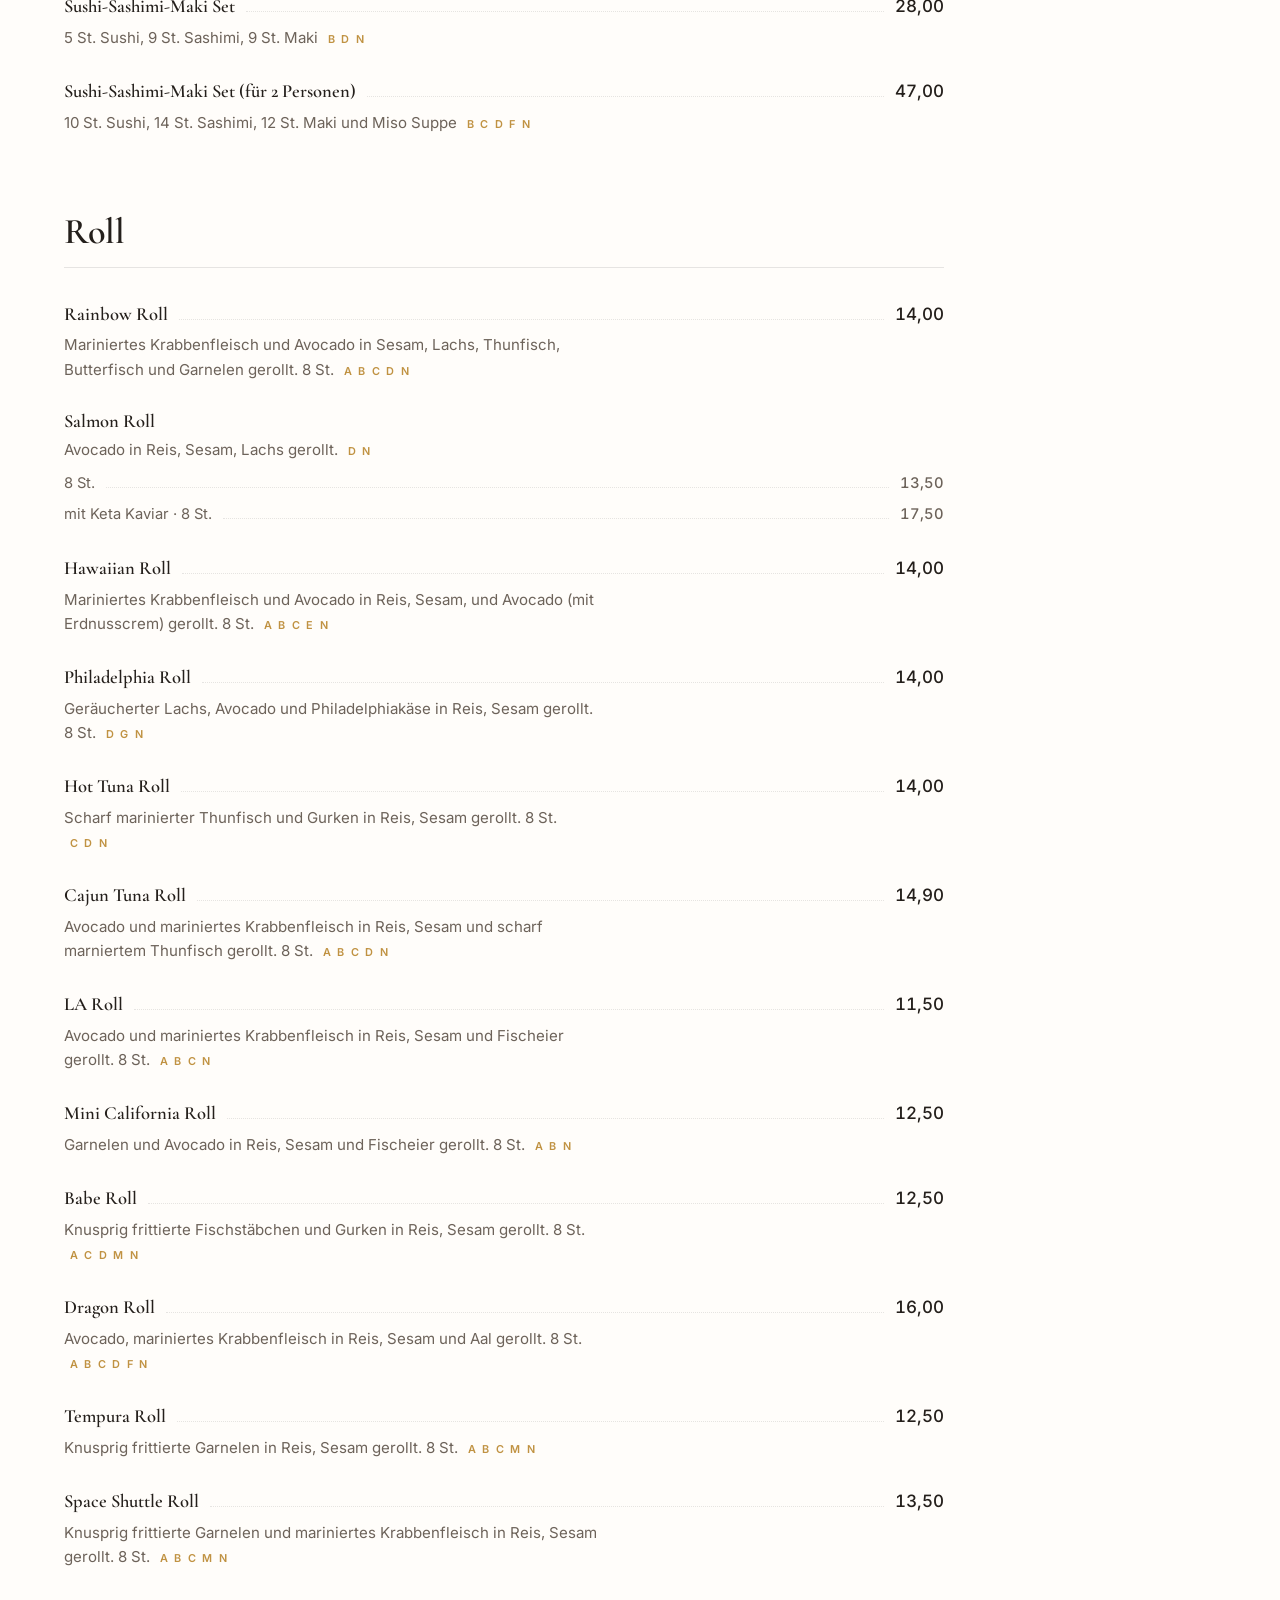
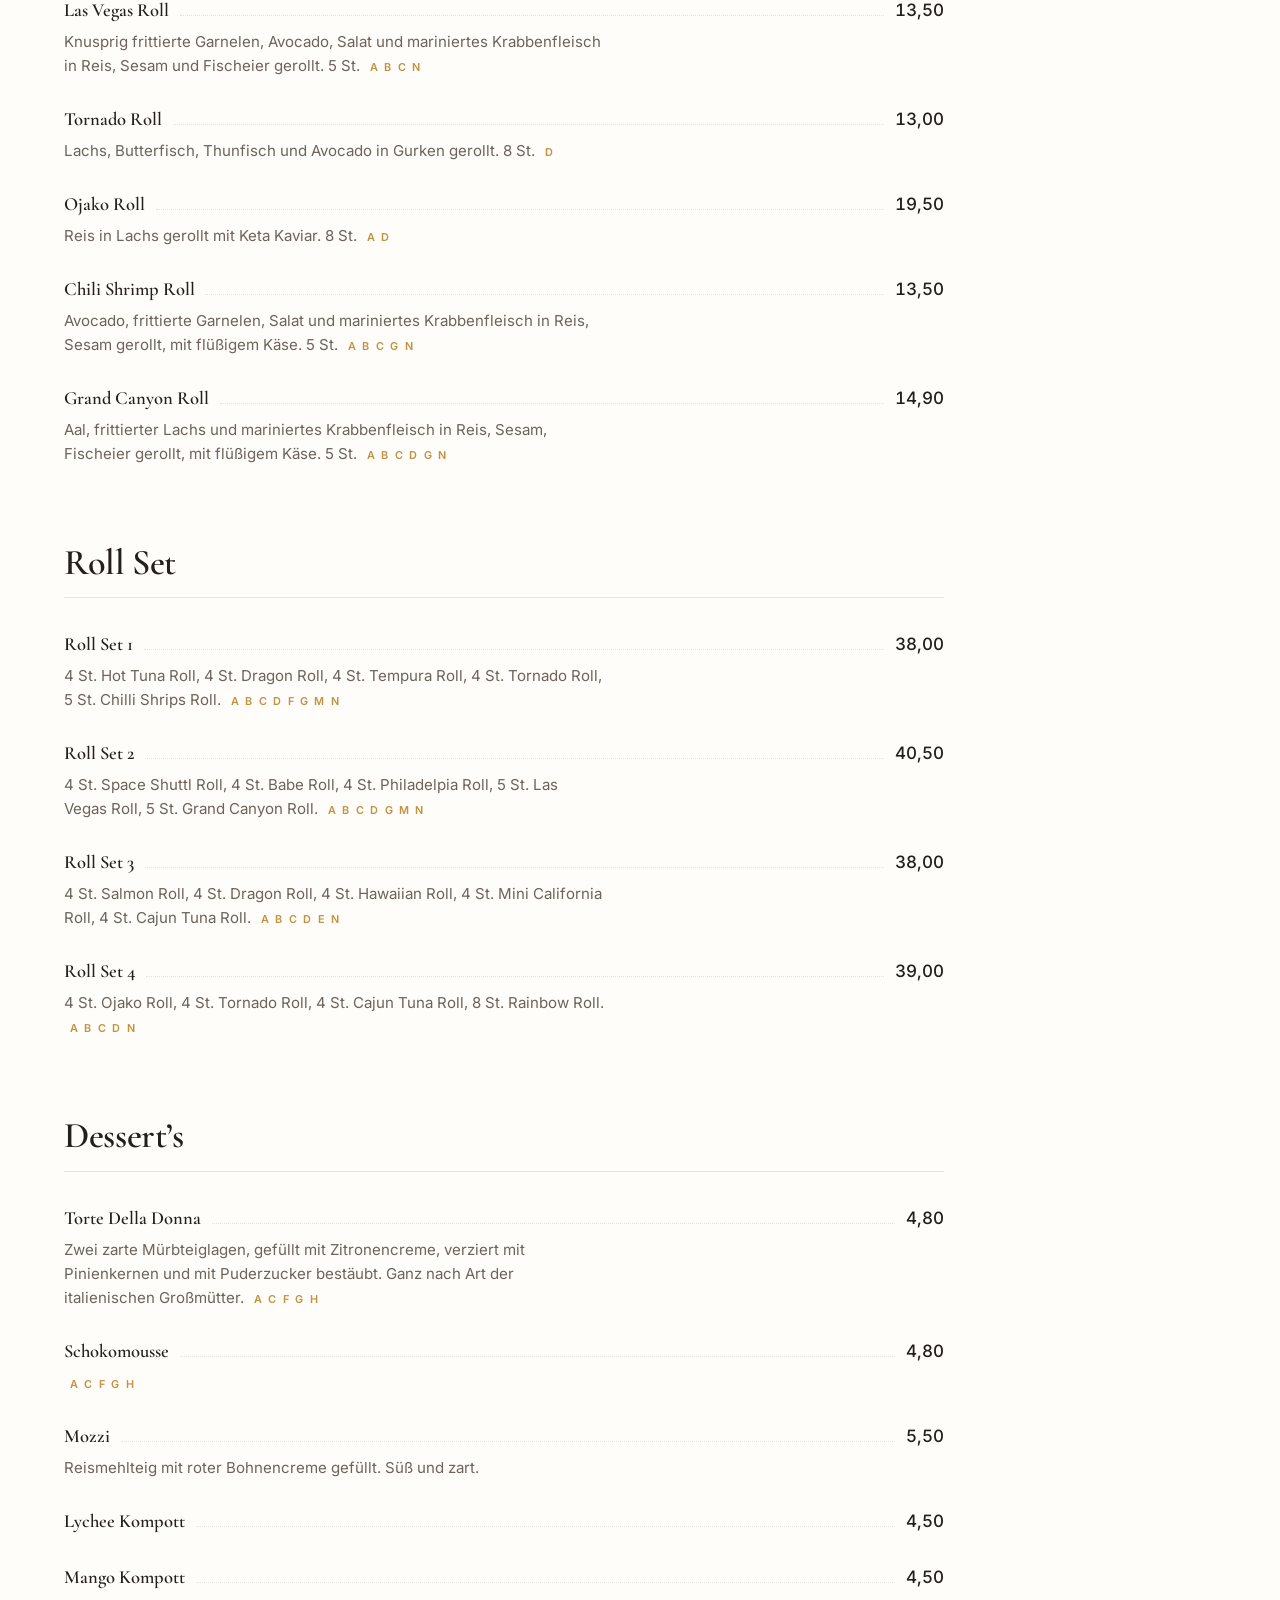
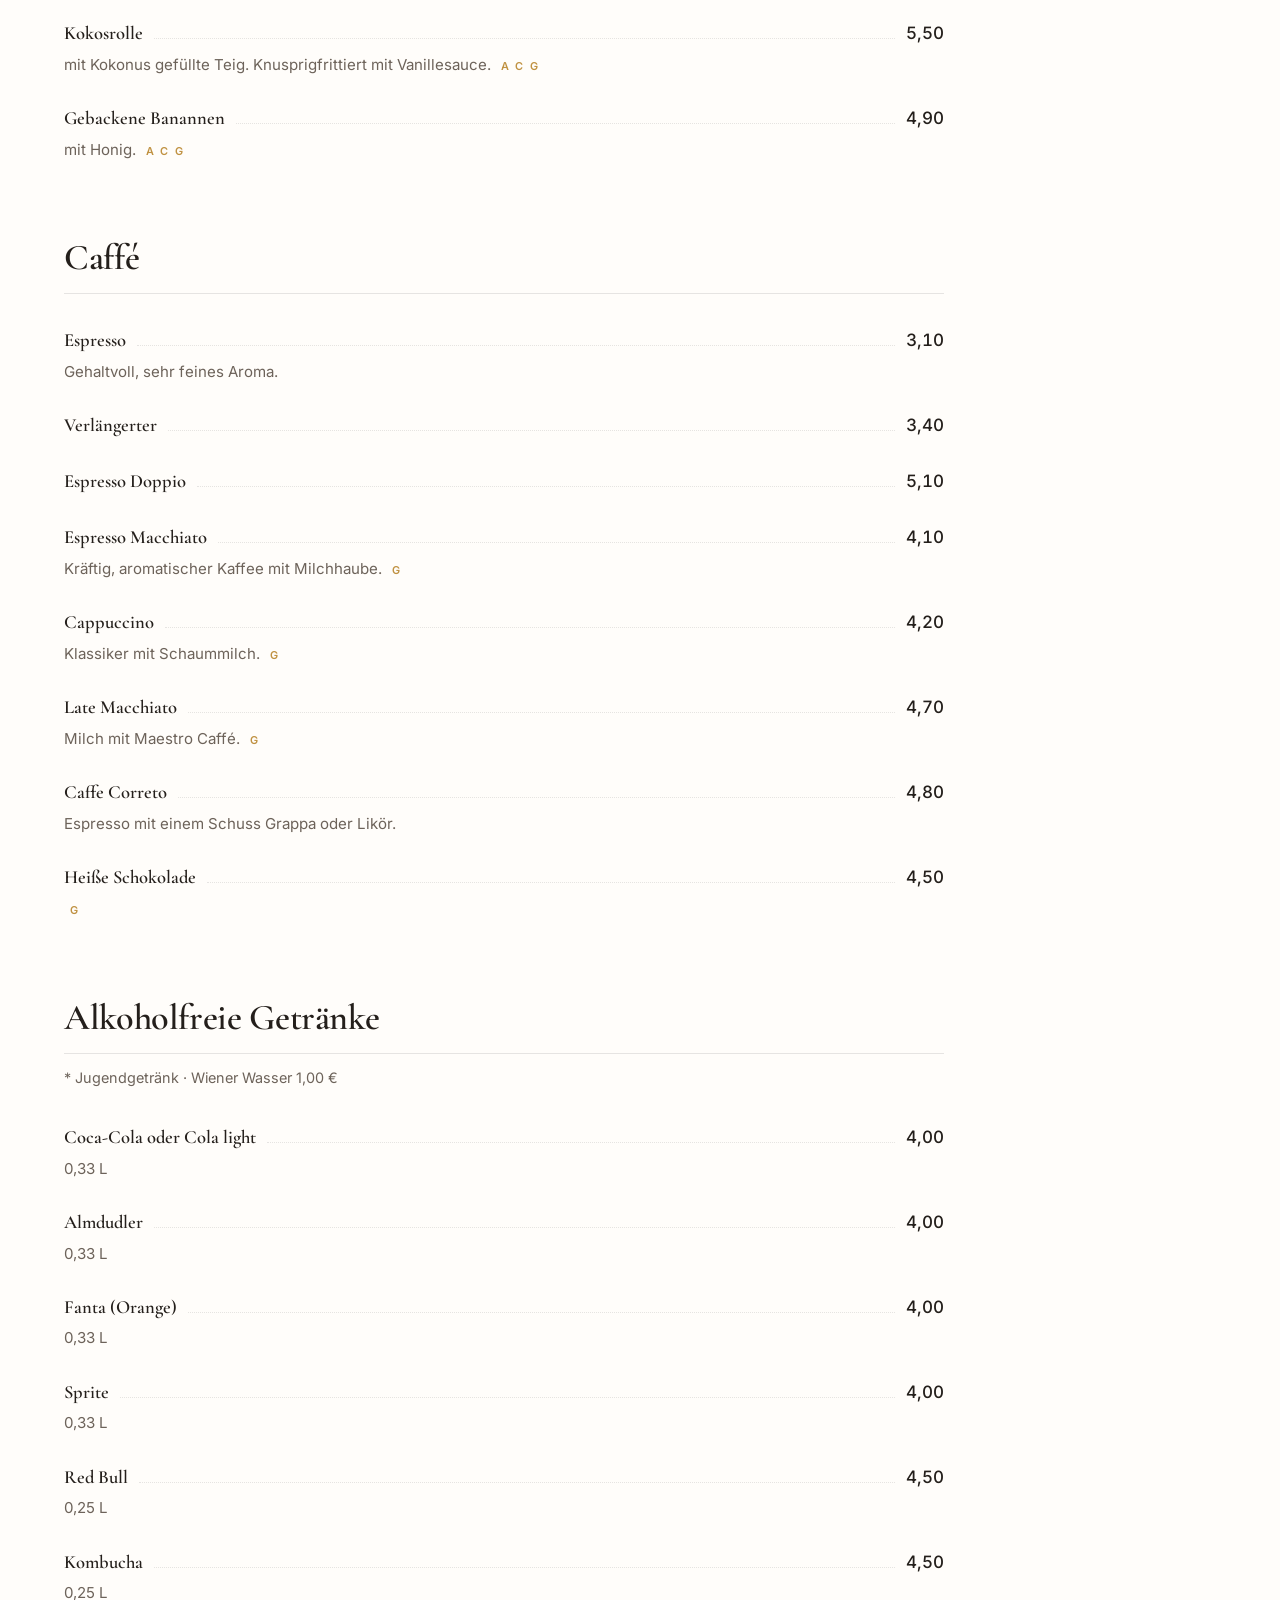
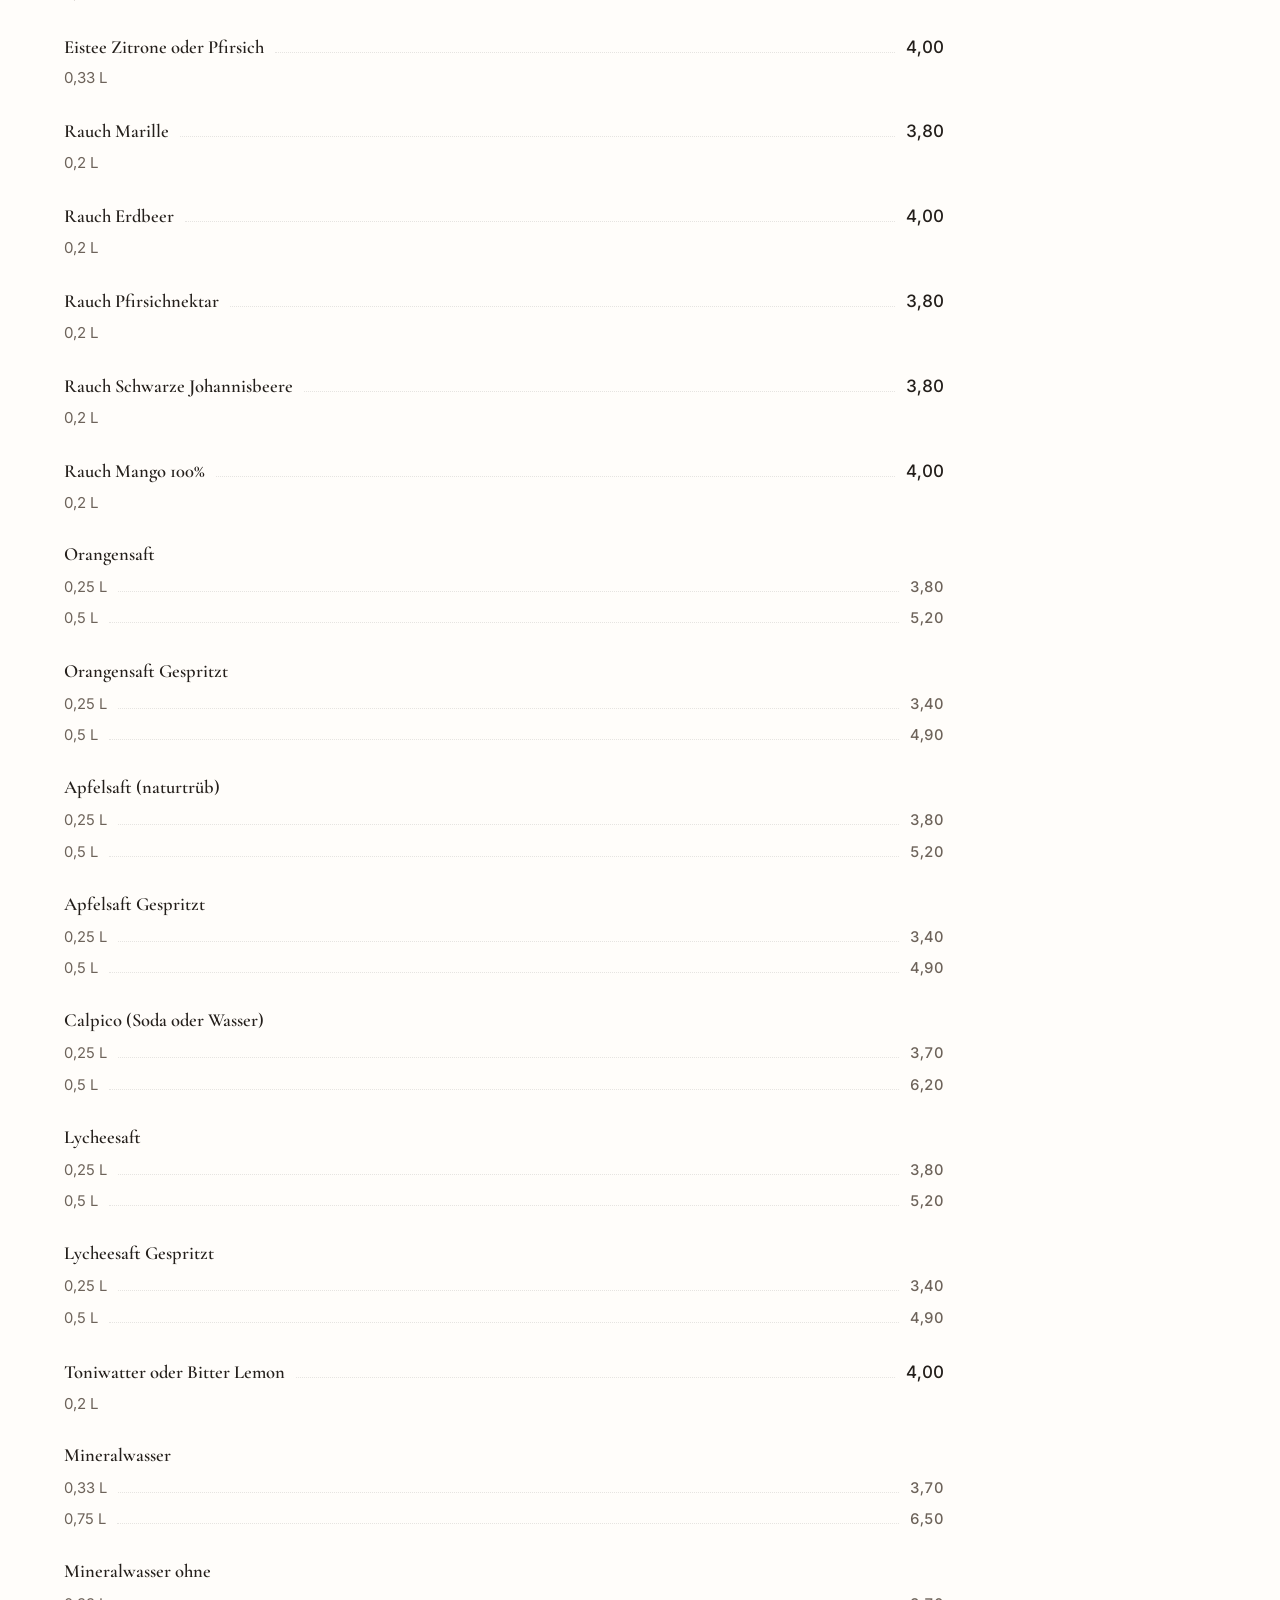
<file: speisen.html>
<!DOCTYPE html>
<html lang="de">
<head>
<meta charset="utf-8">
<meta name="viewport" content="width=device-width, initial-scale=1">
<title data-en="Menu – Koinonia, Vienna Währing">Speisekarte – Koinonia, Wien Währing</title>
<meta name="description" content="Die komplette Speisekarte des Koinonia: Suppen, Sushi & Maki, Rolls, koreanische und thailändische Spezialitäten, Desserts und Getränke." data-en-content="The complete Koinonia menu: soups, sushi &amp; maki, rolls, Korean and Thai specialities, desserts and drinks.">
<meta name="theme-color" content="#100e0c">
<meta property="og:title" content="Speisekarte – Koinonia, Wien Währing" data-en-content="Menu – Koinonia, Vienna Währing">
<meta property="og:description" content="Die komplette Speisekarte des Koinonia: Suppen, Sushi & Maki, Rolls, koreanische und thailändische Spezialitäten, Desserts und Getränke." data-en-content="The complete Koinonia menu: soups, sushi &amp; maki, rolls, Korean and Thai specialities, desserts and drinks.">
<meta property="og:type" content="website">
<meta property="og:site_name" content="Koinonia">
<meta property="og:locale" content="de_AT">
<meta property="og:locale:alternate" content="en_GB">
<meta property="og:url" content="https://www.koinonia.co.at/speisen.html">
<meta property="og:image" content="https://www.koinonia.co.at/assets/img/og-image.jpg?v=2">
<meta property="og:image:width" content="1731">
<meta property="og:image:height" content="909">
<meta name="twitter:card" content="summary_large_image">
<link rel="canonical" href="https://www.koinonia.co.at/speisen.html">
<link rel="icon" href="favicon.ico" sizes="48x48">
<link rel="icon" href="assets/icons/favicon-32.png" type="image/png" sizes="32x32">
<link rel="apple-touch-icon" href="assets/icons/apple-touch-icon.png">
<link rel="manifest" href="site.webmanifest">
<link rel="preload" href="assets/fonts/cormorant-garamond-latin.woff2" as="font" type="font/woff2" crossorigin>
<link rel="stylesheet" href="styles.css">
</head>
<body>
<!-- Icons used on this page (see .icon in styles.css) -->
<svg style="display:none">
  <symbol id="icon-phone" viewBox="0 0 24 24"><path d="M22 16.9v3a2 2 0 0 1-2.2 2 19.8 19.8 0 0 1-8.6-3.1 19.5 19.5 0 0 1-6-6A19.8 19.8 0 0 1 2.1 4.2 2 2 0 0 1 4.1 2h3a2 2 0 0 1 2 1.7c.1.9.3 1.8.7 2.7a2 2 0 0 1-.5 2.1L8.1 9.7a16 16 0 0 0 6 6l1.2-1.2a2 2 0 0 1 2.1-.5c.9.4 1.8.6 2.7.7a2 2 0 0 1 1.9 2.2z"/></symbol>
  <symbol id="icon-bag" viewBox="0 0 24 24"><path d="M6 2 3 6v14a2 2 0 0 0 2 2h14a2 2 0 0 0 2-2V6l-3-4z"/><path d="M3 6h18M16 10a4 4 0 0 1-8 0"/></symbol>
</svg>
<a class="skip-link" href="#main" data-en="Skip to content">Zum Inhalt springen</a>
<header class="header">
  <div class="wrap header__inner">
    <a class="brand" href="index.html">
      <span class="brand__mark" aria-hidden="true">K</span>
      <span class="brand__text">
        <span class="brand__name">Koinonia</span>
        <span class="brand__tag">Restaurant &amp; Cafe</span>
      </span>
    </a>

    <div class="lang" role="group" aria-label="Sprache / Language" data-en-aria-label="Language">
      <button type="button" class="lang__btn" data-lang="de" lang="de" aria-pressed="true">DE</button>
      <button type="button" class="lang__btn" data-lang="en" lang="en" aria-pressed="false">EN</button>
    </div>

    <button class="nav-toggle" type="button" aria-expanded="false" aria-controls="site-nav" aria-label="Menü öffnen" data-en-aria-label="Open menu">
      <span></span><span></span><span></span>
    </button>

    <nav class="nav" id="site-nav" aria-label="Hauptnavigation" data-en-aria-label="Main navigation">
      <ul class="nav__list">
        <li><a class="nav__link" href="index.html" data-en="Home">Start</a></li>
        <li><a class="nav__link" href="speisen.html" aria-current="page" data-en="Menu">Speisen</a></li>
        <li><a class="nav__link" href="menue.html" data-en="Lunch Menu">Mittagsmenü</a></li>
        <li><a class="nav__link" href="weine.html" data-en="Wines">Weine</a></li>
        <li><a class="nav__link" href="kontakt.html" data-en="Contact">Kontakt</a></li>
      </ul>
      <a class="nav__cta" href="tel:+4314795964"><svg class="icon" aria-hidden="true"><use href="#icon-phone"></use></svg><span>+43 1 479 5964</span></a>
    </nav>
  </div>
</header>

<main id="main">

  <section class="page-head">
    <img src="assets/img/saal-abend.webp?v=2" width="1731" height="909" alt="" aria-hidden="true">
    <div class="wrap">
      <p class="eyebrow eyebrow--center" data-en="Food &amp; Drinks">Speisen &amp; Getränke</p>
      <h1 data-en="Our Menu">Speisekarte</h1>
      <p data-en="Our full menu to read through – in German and English. Every section also opens as the original printed card.">Unsere ganze Karte zum Nachlesen – auf Deutsch und Englisch. Zu jedem Abschnitt können Sie zusätzlich die Originalseite öffnen.</p>
    </div>
  </section>

  <section class="section">
    <div class="wrap">
      <nav class="menu-jump" aria-label="Abschnitte der Karte" data-en-aria-label="Menu sections">
        <a href="#suppen" data-en="Soups">Suppen</a>
        <a href="#salate" data-en="Salads">Salate</a>
        <a href="#vorspeisen" data-en="Starters">Vorspeisen</a>
        <a href="#korea-japan" data-en="Specialities from Korea and Japan">Spezialitäten aus Korea und Japan</a>
        <a href="#thailand" data-en="Specialities from Thailand">Spezialitäten aus Thailand</a>
        <a href="#vegetarisch" data-en="Vegetarian Main Courses">Vegetarische Hauptgerichte</a>
        <a href="#sushi">Sushi · Sashimi · Maki</a>
        <a href="#rolls" data-en="Rolls">Roll</a>
        <a href="#roll-sets" data-en="Roll Sets">Roll Set</a>
        <a href="#dessert" data-en="Desserts">Dessert’s</a>
        <a href="#caffe" data-en="Coffee">Caffé</a>
        <a href="#alkoholfrei" data-en="Soft Drinks">Alkoholfreie Getränke</a>
        <a href="#allergene" data-en="Allergens">Allergene</a>
      </nav>
      <section class="menu-block reveal" id="suppen">
        <div class="menu-block__head">
          <h2 data-en="Soups">Suppen</h2>
        </div>
        <ul class="dishes">
          <li class="dish">
            <div class="dish__row">
              <h3 class="dish__name">Miso Shiru</h3>
              <span class="dish__price">4,00</span>
            </div>
            <p class="dish__desc"><span data-en="Japanese soybean paste soup.">Japanische Bohnenpaste Suppe.</span> <span class="dish__aller" aria-label="Allergene: D" data-en-aria-label="Allergens: D">D</span></p>
          </li>
          <li class="dish">
            <div class="dish__row">
              <h3 class="dish__name" data-en="Seaweed Soup">Seetangsuppe</h3>
              <span class="dish__price">4,50</span>
            </div>
            <p class="dish__desc"><span data-en="Soup with seaweed.">Suppe mit Seetang.</span> <span class="dish__aller" aria-label="Allergene: A" data-en-aria-label="Allergens: A">A</span></p>
          </li>
          <li class="dish">
            <div class="dish__row">
              <h3 class="dish__name" data-en="Spinach Soup">Spinatsuppe</h3>
              <span class="dish__price">4,90</span>
            </div>
            <p class="dish__desc"><span data-en="Spinach with soybean paste.">Spinat mit Bohnenpaste.</span> <span class="dish__aller" aria-label="Allergene: D" data-en-aria-label="Allergens: D">D</span></p>
          </li>
          <li class="dish">
            <div class="dish__row">
              <h3 class="dish__name">Suimono</h3>
              <span class="dish__price">4,90</span>
            </div>
            <p class="dish__desc"><span data-en="Fish soup.">Fischsuppe.</span> <span class="dish__aller" aria-label="Allergene: D" data-en-aria-label="Allergens: D">D</span></p>
          </li>
          <li class="dish">
            <div class="dish__row">
              <h3 class="dish__name">Tom Yam Kung</h3>
              <span class="dish__price">6,90</span>
            </div>
            <p class="dish__desc"><span data-en="Spicy soup with prawns and fresh mushrooms.">scharfe Suppe mit Garnelen und frischen Champignon.</span> <span class="dish__aller" aria-label="Allergene: B" data-en-aria-label="Allergens: B">B</span></p>
          </li>
          <li class="dish">
            <div class="dish__row">
              <h3 class="dish__name">Tom Ka Gai</h3>
              <span class="dish__price">6,40</span>
            </div>
            <p class="dish__desc"><span data-en="Creamy coconut soup with chicken, mushrooms and spring onion.">cremige Kokonusssuppe mit Hühnerfleisch, Champignon und Jungzwiebel.</span></p>
          </li>
        </ul>
      </section>
      <section class="menu-block reveal" id="salate">
        <div class="menu-block__head">
          <h2 data-en="Salads">Salate</h2>
        </div>
        <ul class="dishes">
          <li class="dish">
            <div class="dish__row">
              <h3 class="dish__name">Kimchi</h3>
              <span class="dish__price">6,50</span>
            </div>
            <p class="dish__desc"><span data-en="Spicy marinated Chinese cabbage.">scharf marinierter Chinakohl.</span> <span class="dish__aller" aria-label="Allergene: N" data-en-aria-label="Allergens: N">N</span></p>
          </li>
          <li class="dish">
            <div class="dish__row">
              <h3 class="dish__name" data-en="Moyashi Salad">Moyashi Salat</h3>
              <span class="dish__price">5,00</span>
            </div>
            <p class="dish__desc"><span data-en="Bean sprout salad.">Sojasprossensalat.</span> <span class="dish__aller" aria-label="Allergene: N" data-en-aria-label="Allergens: N">N</span></p>
          </li>
          <li class="dish">
            <div class="dish__row">
              <h3 class="dish__name">Hiyayako</h3>
              <span class="dish__price">4,70</span>
            </div>
            <p class="dish__desc"><span data-en="Cold tofu with sanbai sauce.">kalter Tofu mit Sambeisauce.</span> <span class="dish__aller" aria-label="Allergene: A F N" data-en-aria-label="Allergens: A F N">A F N</span></p>
          </li>
          <li class="dish">
            <div class="dish__row">
              <h3 class="dish__name" data-en="Seaweed Salad">Seetang Salat</h3>
              <span class="dish__price">6,00</span>
            </div>
            <p class="dish__desc"><span data-en="Seaweed with sanbai sauce.">Seetang mit Sambaisauce.</span> <span class="dish__aller" aria-label="Allergene: A B F N" data-en-aria-label="Allergens: A B F N">A B F N</span></p>
          </li>
          <li class="dish">
            <div class="dish__row">
              <h3 class="dish__name" data-en="Prawn Salad">Garnelen Salat</h3>
              <span class="dish__price">9,90</span>
            </div>
            <p class="dish__desc"><span data-en="Deep-fried prawns on a colourful salad.">frittierte Garnelen auf buntem Salat.</span> <span class="dish__aller" aria-label="Allergene: A B C F M N" data-en-aria-label="Allergens: A B C F M N">A B C F M N</span></p>
          </li>
          <li class="dish">
            <div class="dish__row">
              <h3 class="dish__name" data-en="Sashimi Salad">Sashimi Salat</h3>
              <span class="dish__price">9,90</span>
            </div>
            <p class="dish__desc"><span data-en="Assorted fish in strips with a colourful salad and a spicy sauce.">verschiedene Fische in Streifen mit buntem Salat und scharfer Sauce.</span> <span class="dish__aller" aria-label="Allergene: D N" data-en-aria-label="Allergens: D N">D N</span></p>
          </li>
          <li class="dish">
            <div class="dish__row">
              <h3 class="dish__name" data-en="Seafood Salad">Seafood Salat</h3>
              <span class="dish__price">9,90</span>
            </div>
            <p class="dish__desc"><span data-en="Seafood, salad and glass noodles (spicy) with lemon-chilli sauce.">Meeresfrüchte, Salat und Glasnudel (scharf) mit Zitronen-Chillisauce.</span> <span class="dish__aller" aria-label="Allergene: B D N R" data-en-aria-label="Allergens: B D N R">B D N R</span></p>
          </li>
          <li class="dish">
            <div class="dish__row">
              <h3 class="dish__name" data-en="Sake Salad">Sake Salat</h3>
              <span class="dish__price">9,90</span>
            </div>
            <p class="dish__desc"><span data-en="Colourful salad with smoked salmon and olives.">bunter Salat mit geräuchertem Lachs und Oliven.</span> <span class="dish__aller" aria-label="Allergene: A D N" data-en-aria-label="Allergens: A D N">A D N</span></p>
          </li>
          <li class="dish">
            <div class="dish__row">
              <h3 class="dish__name">Edamame</h3>
              <span class="dish__price">5,80</span>
            </div>
            <p class="dish__desc"><span data-en="A variety of young soybeans.">eine Art von Sojabohnen.</span> <span class="dish__aller" aria-label="Allergene: F" data-en-aria-label="Allergens: F">F</span></p>
          </li>
        </ul>
      </section>
      <section class="menu-block reveal" id="vorspeisen">
        <div class="menu-block__head">
          <h2 data-en="Starters">Vorspeisen</h2>
        </div>
        <ul class="dishes">
          <li class="dish">
            <div class="dish__row">
              <h3 class="dish__name" data-en="Spring Roll">Frühlingsrolle</h3>
              <span class="dish__price">4,80</span>
            </div>
            <p class="dish__desc"><span data-en="Mini rolls filled with vegetables only">Minirollen nur mit Gemüse gefüllt</span> <span class="dish__aller" aria-label="Allergene: A F" data-en-aria-label="Allergens: A F">A F</span></p>
          </li>
          <li class="dish">
            <div class="dish__row">
              <h3 class="dish__name">Yaki Kyoza</h3>
              <span class="dish__price">5,50</span>
            </div>
            <p class="dish__desc"><span data-en="Dumplings filled with vegetables">Teigtaschen mit Gemüse gefüllt</span> <span class="dish__aller" aria-label="Allergene: A F N" data-en-aria-label="Allergens: A F N">A F N</span></p>
          </li>
          <li class="dish">
            <div class="dish__row">
              <h3 class="dish__name">Agetofu</h3>
              <span class="dish__price">6,00</span>
            </div>
            <p class="dish__desc"><span data-en="Deep-fried tofu">Gebackener Tofu</span> <span class="dish__aller" aria-label="Allergene: A D F N" data-en-aria-label="Allergens: A D F N">A D F N</span></p>
          </li>
          <li class="dish">
            <div class="dish__row">
              <h3 class="dish__name">Yaki Tori</h3>
              <span class="dish__price">6,50</span>
            </div>
            <p class="dish__desc"><span data-en="Chicken skewers">Hühnerspieße</span> <span class="dish__aller" aria-label="Allergene: A F M N" data-en-aria-label="Allergens: A F M N">A F M N</span></p>
          </li>
          <li class="dish">
            <div class="dish__row">
              <h3 class="dish__name" data-en="Seafood Skewers">Seafoodspießen</h3>
              <span class="dish__price">9,90</span>
            </div>
            <p class="dish__desc"><span data-en="Grilled seafood in teriyaki sauce">Gegrillte Meeresfrüchte in Teriyakisauce</span> <span class="dish__aller" aria-label="Allergene: A B D F N M R" data-en-aria-label="Allergens: A B D F N M R">A B D F N M R</span></p>
          </li>
          <li class="dish">
            <div class="dish__row">
              <h3 class="dish__name">Seafood Chilli</h3>
              <span class="dish__price">9,00</span>
            </div>
            <p class="dish__desc"><span data-en="Seafood fried in a spicy sauce">Meeresfrüchte mit scharfer Sauce gebraten</span> <span class="dish__aller" aria-label="Allergene: B D R" data-en-aria-label="Allergens: B D R">B D R</span></p>
          </li>
          <li class="dish">
            <div class="dish__row">
              <h3 class="dish__name">Ebi Tempura</h3>
              <span class="dish__price">9,90</span>
            </div>
            <p class="dish__desc"><span data-en="Crispy deep-fried prawns">Knusprigfrittierte Garnelen</span> <span class="dish__aller" aria-label="Allergene: A B F" data-en-aria-label="Allergens: A B F">A B F</span></p>
          </li>
        </ul>
      </section>
      <section class="menu-block reveal" id="korea-japan">
        <div class="menu-block__head">
          <h2 data-en="Specialities from Korea and Japan">Spezialitäten aus Korea und Japan</h2>
        </div>
        <ul class="dishes">
          <li class="dish">
            <div class="dish__row">
              <h3 class="dish__name">Yaki Soba</h3>
              <span class="dish__price">12,90</span>
            </div>
            <p class="dish__desc"><span data-en="Noodles finely fried with chicken and vegetables.">Nudeln mit Hühnerfleisch und Gemüse fein gebraten.</span> <span class="dish__aller" aria-label="Allergene: A C F N" data-en-aria-label="Allergens: A C F N">A C F N</span></p>
          </li>
          <li class="dish">
            <div class="dish__row">
              <h3 class="dish__name">Yaki U-dong</h3>
              <span class="dish__price">15,50</span>
            </div>
            <p class="dish__desc"><span data-en="Thick noodles finely fried with vegetables and seafood.">dicke Nudeln mit Gemüse und Meeresfrüchten fein gebraten.</span> <span class="dish__aller" aria-label="Allergene: A B F N R" data-en-aria-label="Allergens: A B F N R">A B F N R</span></p>
          </li>
          <li class="dish">
            <div class="dish__row">
              <h3 class="dish__name">Zabtsche</h3>
              <span class="dish__price">16,50</span>
            </div>
            <p class="dish__desc"><span data-en="Fried glass noodles with beef and vegetables.">gebratene Glasnudeln mit Rindfleisch und Gemüse.</span> <span class="dish__aller" aria-label="Allergene: A F N" data-en-aria-label="Allergens: A F N">A F N</span></p>
          </li>
          <li class="dish">
            <div class="dish__row">
              <h3 class="dish__name">Kamo Soba</h3>
              <span class="dish__price">16,00</span>
            </div>
            <p class="dish__desc"><span data-en="Crispy fried duck on fried noodles with vegetables.">knusprig frittierte Ente auf gebratenen Nudeln mit Gemüse.</span> <span class="dish__aller" aria-label="Allergene: A C F N" data-en-aria-label="Allergens: A C F N">A C F N</span></p>
          </li>
          <li class="dish">
            <div class="dish__row">
              <h3 class="dish__name">Zaejuk Bokum</h3>
              <span class="dish__price">16,00</span>
            </div>
            <p class="dish__desc"><span data-en="Fried pork belly with vegetables. (spicy)">gebratenes Bauchfleisch mit Gemüse. (scharf)</span> <span class="dish__aller" aria-label="Allergene: A N" data-en-aria-label="Allergens: A N">A N</span></p>
          </li>
          <li class="dish">
            <div class="dish__row">
              <h3 class="dish__name">Kimchi Samgeobasal</h3>
              <span class="dish__price">16,00</span>
            </div>
            <p class="dish__desc"><span data-en="Pork belly fried with kimchi. (spicy)">Bauchfleisch mit Kimchi gebraten. (scharf)</span> <span class="dish__aller" aria-label="Allergene: A N" data-en-aria-label="Allergens: A N">A N</span></p>
          </li>
          <li class="dish">
            <div class="dish__row">
              <h3 class="dish__name" data-en="Duck Teriyaki">Ente Teriyaki</h3>
              <span class="dish__price">16,90</span>
            </div>
            <p class="dish__desc"><span data-en="Crispy fried duck with vegetables and teriyaki sauce.">knusprig frittierte Ente mit Gemüse und Teriyakisauce.</span> <span class="dish__aller" aria-label="Allergene: A F N" data-en-aria-label="Allergens: A F N">A F N</span></p>
          </li>
          <li class="dish">
            <div class="dish__row">
              <h3 class="dish__name">Ozinge Bokum</h3>
              <span class="dish__price">16,00</span>
            </div>
            <p class="dish__desc"><span data-en="Squid strips fried with vegetables. (spicy)">Tintenfisch in Streifen mit Gemüse gebraten. (scharf)</span> <span class="dish__aller" aria-label="Allergene: A N R" data-en-aria-label="Allergens: A N R">A N R</span></p>
          </li>
          <li class="dish">
            <div class="dish__row">
              <h3 class="dish__name">Hödup Bab</h3>
              <span class="dish__price">17,50</span>
            </div>
            <p class="dish__desc"><span data-en="Colourful salad with assorted pieces of fish and rice, served with a spicy sauce. (spicy)">bunter Salat mit verschiedenen Fischstücken und Reis mit scharfer Sauce serviert. (scharf)</span> <span class="dish__aller" aria-label="Allergene: D N" data-en-aria-label="Allergens: D N">D N</span></p>
          </li>
          <li class="dish">
            <div class="dish__row">
              <h3 class="dish__name">Bulgogi</h3>
              <span class="dish__price">17,00</span>
            </div>
            <p class="dish__desc"><span data-en="Thinly sliced beef, Korean style, fried with vegetables.">dünn geschnittener Rostbraten auf koreanische Art mit Gemüse gebraten.</span> <span class="dish__aller" aria-label="Allergene: A F N" data-en-aria-label="Allergens: A F N">A F N</span></p>
          </li>
          <li class="dish">
            <div class="dish__row">
              <h3 class="dish__name">Tempura</h3>
              <span class="dish__price">17,00</span>
            </div>
            <p class="dish__desc"><span data-en="Deep-fried prawns and vegetables.">frittierte Garnelen und Gemüse.</span> <span class="dish__aller" aria-label="Allergene: A B F N" data-en-aria-label="Allergens: A B F N">A B F N</span></p>
          </li>
          <li class="dish">
            <div class="dish__row">
              <h3 class="dish__name" data-en="Salmon Teriyaki">Lachs Teriyaki</h3>
              <span class="dish__price">17,50</span>
            </div>
            <p class="dish__desc"><span data-en="Grilled salmon with vegetables and teriyaki sauce.">gegrillter Lachs mit Gemüse und Teriyakisauce.</span> <span class="dish__aller" aria-label="Allergene: A D F N" data-en-aria-label="Allergens: A D F N">A D F N</span></p>
          </li>
          <li class="dish">
            <div class="dish__row">
              <h3 class="dish__name" data-en="Halibut Teriyaki">Heilbutt Teriyaki</h3>
              <span class="dish__price">17,50</span>
            </div>
            <p class="dish__desc"><span data-en="Grilled halibut fillet with vegetables and teriyaki sauce.">gegrilltes Heilbutt Filet mit Gemüse und Teriyakisauce.</span> <span class="dish__aller" aria-label="Allergene: A D F N" data-en-aria-label="Allergens: A D F N">A D F N</span></p>
          </li>
          <li class="dish">
            <div class="dish__row">
              <h3 class="dish__name" data-en="Tuna Teriyaki">Thunfisch Teriyaki</h3>
              <span class="dish__price">18,50</span>
            </div>
            <p class="dish__desc"><span data-en="Grilled tuna with vegetables and teriyaki sauce.">gegrillter Thunfisch mit Gemüse und Teriyakisauce.</span> <span class="dish__aller" aria-label="Allergene: A D F N" data-en-aria-label="Allergens: A D F N">A D F N</span></p>
          </li>
          <li class="dish">
            <div class="dish__row">
              <h3 class="dish__name">Gra Tang</h3>
              <span class="dish__price">18,50</span>
            </div>
            <p class="dish__desc"><span data-en="Thinly sliced beef, Korean style, fried with vegetables and rice, gratinated with cheese.">dünn geschnittene Rostbraten auf koreanische Art mit Gemüse und Reis gebraten, mit Käse überbacken.</span> <span class="dish__aller" aria-label="Allergene: A F G" data-en-aria-label="Allergens: A F G">A F G</span></p>
          </li>
          <li class="dish">
            <div class="dish__row">
              <h3 class="dish__name" data-en="Black Tiger Prawns">Black Tiger Garnelen</h3>
              <span class="dish__price">28,50</span>
            </div>
            <p class="dish__desc"><span data-en="Grilled black tiger prawns with vegetables and scallop.">gegrillte Black Tiger Garnelen mit Gemüse und Jakobsmuschel.</span> <span class="dish__aller" aria-label="Allergene: A B G N R" data-en-aria-label="Allergens: A B G N R">A B G N R</span></p>
          </li>
          <li class="dish">
            <div class="dish__row">
              <h3 class="dish__name">U-dong</h3>
              <span class="dish__price">15,50</span>
            </div>
            <p class="dish__desc"><span data-en="Soup with thick noodles and seafood.">Suppe mit dicken Nudeln und Meeresfrüchten.</span> <span class="dish__aller" aria-label="Allergene: A B F G" data-en-aria-label="Allergens: A B F G">A B F G</span></p>
          </li>
          <li class="dish">
            <div class="dish__row">
              <h3 class="dish__name">Jukgezang</h3>
              <span class="dish__price">15,90</span>
            </div>
            <p class="dish__desc"><span data-en="Beef soup with vegetables (spicy)">Rindfleischsuppe mit Gemüse (scharf)</span> <span class="dish__aller" aria-label="Allergene: A C F" data-en-aria-label="Allergens: A C F">A C F</span></p>
          </li>
          <li class="dish">
            <div class="dish__row">
              <h3 class="dish__name">Zambong</h3>
              <span class="dish__price">15,90</span>
            </div>
            <p class="dish__desc"><span data-en="Spicy noodle soup with vegetables and seafood. (spicy)">scharfe Nudelsuppe mit Gemüse und Meeresfrüchten. (scharf)</span> <span class="dish__aller" aria-label="Allergene: A B F R" data-en-aria-label="Allergens: A B F R">A B F R</span></p>
          </li>
          <li class="dish">
            <div class="dish__row">
              <h3 class="dish__name">Zabtang</h3>
              <span class="dish__price">16,50</span>
            </div>
            <p class="dish__desc"><span data-en="Soup with fish, seafood and vegetables. (spicy)">Suppe mit Fisch, Meeresfrüchten und Gemüse. (scharf)</span> <span class="dish__aller" aria-label="Allergene: A B D R" data-en-aria-label="Allergens: A B D R">A B D R</span></p>
          </li>
          <li class="dish">
            <div class="dish__row">
              <h3 class="dish__name">Kimchi Zige</h3>
              <span class="dish__price">16,00</span>
            </div>
            <p class="dish__desc"><span data-en="Fiery kimchi soup in a stone pot with pork belly and tofu. (spicy)">feurige Kimchisuppe in Steintopf mit Bauchfleisch und Tofu. (scharf)</span> <span class="dish__aller" aria-label="Allergene: A" data-en-aria-label="Allergens: A">A</span></p>
          </li>
          <li class="dish">
            <div class="dish__row">
              <h3 class="dish__name">Galbitang</h3>
              <span class="dish__price">16,50</span>
            </div>
            <p class="dish__desc"><span data-en="Beef short rib soup with glass noodles in a stone pot.">Rindripenfleischsuppe mit Glasnudel in Steintopf.</span> <span class="dish__aller" aria-label="Allergene: A F" data-en-aria-label="Allergens: A F">A F</span></p>
          </li>
          <li class="dish">
            <div class="dish__row">
              <h3 class="dish__name">Sundubu Zige</h3>
              <span class="dish__price">16,50</span>
            </div>
            <p class="dish__desc"><span data-en="Soft tofu soup with beef, vegetables and egg in a stone pot. (spicy)">weiche Tofusuppe mit Rindfleisch, Gemüse und Ei in Steintopf. (scharf)</span> <span class="dish__aller" aria-label="Allergene: A C F" data-en-aria-label="Allergens: A C F">A C F</span></p>
          </li>
        </ul>
      </section>
      <section class="menu-block reveal" id="thailand">
        <div class="menu-block__head">
          <h2 data-en="Specialities from Thailand">Spezialitäten aus Thailand</h2>
        </div>
        <ul class="dishes">
          <li class="dish">
            <div class="dish__row">
              <h3 class="dish__name">Tom Ka Gai</h3>
              <span class="dish__price">14,50</span>
            </div>
            <p class="dish__desc"><span data-en="Creamy coconut soup with mushrooms, spring onion and chicken">cremige Kokonusssuppe mit Champignon, Jungzwiebel und Hühnerfleisch</span></p>
          </li>
          <li class="dish">
            <div class="dish__row">
              <h3 class="dish__name">Thai Chicken Curry</h3>
              <span class="dish__price">15,00</span>
            </div>
            <p class="dish__desc"><span data-en="Chicken in red curry with courgette, coconut milk, bamboo shoots, lemongrass and basil (spicy)">Hühnerfleisch in rotem Curry, Zucchini, Kokosmilch, Bambussprossen, Zitronengras und Basilikum (scharf)</span> <span class="dish__aller" aria-label="Allergene: D" data-en-aria-label="Allergens: D">D</span></p>
          </li>
          <li class="dish">
            <div class="dish__row">
              <h3 class="dish__name">Thai Beef Curry</h3>
              <span class="dish__price">15,90</span>
            </div>
            <p class="dish__desc"><span data-en="Beef in red curry with courgette, coconut milk, bamboo shoots, lemongrass and basil (spicy)">Rindfleisch in rotem Curry, Zucchini, Kokosmilch, Bambussprossen, Zitronengras und Basilikum (scharf)</span> <span class="dish__aller" aria-label="Allergene: D" data-en-aria-label="Allergens: D">D</span></p>
          </li>
          <li class="dish">
            <div class="dish__row">
              <h3 class="dish__name">Thai Seafood Curry</h3>
              <span class="dish__price">16,90</span>
            </div>
            <p class="dish__desc"><span data-en="Seafood in red curry with coconut milk, bamboo shoots, courgette, lemongrass and basil (spicy)">Meeresfrüchte in rotem Curry, Kokosmilch, Bambussprossen, Zucchini, Zitronengras und Basilikum (scharf)</span> <span class="dish__aller" aria-label="Allergene: B D R" data-en-aria-label="Allergens: B D R">B D R</span></p>
          </li>
          <li class="dish">
            <div class="dish__row">
              <h3 class="dish__name">Kaeng Phed Pad Yang</h3>
              <span class="dish__price">15,90</span>
            </div>
            <p class="dish__desc"><span data-en="Grilled duck fillet in red curry with coconut milk and vegetables (spicy)">gegrilltes Entefilet in rotem Curry mit Kokosmilch und Gemüse (scharf)</span> <span class="dish__aller" aria-label="Allergene: D" data-en-aria-label="Allergens: D">D</span></p>
          </li>
          <li class="dish">
            <div class="dish__row">
              <h3 class="dish__name">Phat Bai Gapao Plamuk</h3>
              <span class="dish__price">16,00</span>
            </div>
            <p class="dish__desc"><span data-en="Flash-fried squid in chilli-basil sauce (spicy)">kurz gebratener Tintenfisch in Chilli-Basilikumsauce (scharf)</span> <span class="dish__aller" aria-label="Allergene: A F N R" data-en-aria-label="Allergens: A F N R">A F N R</span></p>
          </li>
          <li class="dish">
            <div class="dish__row">
              <h3 class="dish__name">Phat Bai Gapao Nne</h3>
              <span class="dish__price">16,50</span>
            </div>
            <p class="dish__desc"><span data-en="Flash-fried beef in chilli-basil sauce (spicy)">kurz gebratenes Rindfleisch in Chilli-Basilikumsauce (scharf)</span> <span class="dish__aller" aria-label="Allergene: A F N R" data-en-aria-label="Allergens: A F N R">A F N R</span></p>
          </li>
          <li class="dish">
            <div class="dish__row">
              <h3 class="dish__name">Phat Bai Gapao Gai</h3>
              <span class="dish__price">15,90</span>
            </div>
            <p class="dish__desc"><span data-en="Chicken fried in chilli-basil sauce (spicy)">Hühnerfleisch in Chili-Basilikumsauce gebraten (scharf)</span> <span class="dish__aller" aria-label="Allergene: A F N R" data-en-aria-label="Allergens: A F N R">A F N R</span></p>
          </li>
          <li class="dish">
            <div class="dish__row">
              <h3 class="dish__name">Phat Bai Gapao Pla</h3>
              <span class="dish__price">17,90</span>
            </div>
            <p class="dish__desc"><span data-en="Crispy fried halibut fillet with chilli-basil sauce (spicy)">knusprig frittiertes Heilbuttfilet mit Chilli-Basilikumsauce gebraten (scharf)</span> <span class="dish__aller" aria-label="Allergene: A D F N R" data-en-aria-label="Allergens: A D F N R">A D F N R</span></p>
          </li>
          <li class="dish">
            <div class="dish__row">
              <h3 class="dish__name">Phat Bai Gapao Talay</h3>
              <span class="dish__price">17,90</span>
            </div>
            <p class="dish__desc"><span data-en="Flash-fried seafood in chilli-basil sauce (spicy)">kurz gebratene Meeresfrüchte in Chilli-Basilikumsauce (scharf)</span> <span class="dish__aller" aria-label="Allergene: A B D F N R" data-en-aria-label="Allergens: A B D F N R">A B D F N R</span></p>
          </li>
          <li class="dish">
            <div class="dish__row">
              <h3 class="dish__name">Phat Bai Gapao Kung</h3>
              <span class="dish__price">18,00</span>
            </div>
            <p class="dish__desc"><span data-en="Flash-fried prawns in chilli-basil sauce (spicy)">kurz gebratene Garnelen in Chilli-Basilikumsauce (scharf)</span> <span class="dish__aller" aria-label="Allergene: A B F N R" data-en-aria-label="Allergens: A B F N R">A B F N R</span></p>
          </li>
          <li class="dish">
            <div class="dish__row">
              <h3 class="dish__name">Pat Thai</h3>
              <span class="dish__price">16,90</span>
            </div>
            <p class="dish__desc"><span data-en="Rice noodles fried with bean sprouts, tofu, egg and prawns in tamarind sauce">Reisnudel mit Sojasprossen, Tofu, Ei und Garnelen in Tamarindesauce gebraten</span> <span class="dish__aller" aria-label="Allergene: B C E F N" data-en-aria-label="Allergens: B C E F N">B C E F N</span></p>
          </li>
          <li class="dish">
            <div class="dish__row">
              <h3 class="dish__name" data-en="Duck Rice">Entenreis</h3>
              <span class="dish__price">16,50</span>
            </div>
            <p class="dish__desc"><span data-en="Crispy fried duck on fried egg rice with teriyaki sauce">knusprig frittierte Enten auf Gebratenem Eier Reis mit Teriyakisauce</span> <span class="dish__aller" aria-label="Allergene: A C F N" data-en-aria-label="Allergens: A C F N">A C F N</span></p>
          </li>
          <li class="dish">
            <div class="dish__row">
              <h3 class="dish__name" data-en="Egg Rice">Eierreis</h3>
              <span class="dish__price">13,90</span>
            </div>
            <p class="dish__desc"><span data-en="Fried rice with egg, chicken and vegetables">gebratenes Reis mit Ei, Hühnerfleisch und Gemüse</span> <span class="dish__aller" aria-label="Allergene: A C F N" data-en-aria-label="Allergens: A C F N">A C F N</span></p>
          </li>
        </ul>
      </section>
      <section class="menu-block reveal" id="vegetarisch">
        <div class="menu-block__head">
          <h2 data-en="Vegetarian Main Courses">Vegetarische Hauptgerichte</h2>
        </div>
        <ul class="dishes">
          <li class="dish">
            <div class="dish__row">
              <h3 class="dish__name" data-en="Wok Vegetables">WOK-Gemüse</h3>
              <span class="dish__price">13,50</span>
            </div>
            <p class="dish__desc"><span data-en="Fried vegetables with tofu">gebratenes Gemüse mit Tofu</span> <span class="dish__aller" aria-label="Allergene: A F N R" data-en-aria-label="Allergens: A F N R">A F N R</span></p>
          </li>
          <li class="dish">
            <div class="dish__row">
              <h3 class="dish__name" data-en="Tom Ka Gai, Vegetables">Tom Ka Gai, Gemüse</h3>
              <span class="dish__price">12,00</span>
            </div>
          </li>
          <li class="dish">
            <div class="dish__row">
              <h3 class="dish__name" data-en="Curry with Vegetables">Curry mit Gemüse</h3>
              <span class="dish__price">13,00</span>
            </div>
            <p class="dish__desc"><span class="dish__aller" aria-label="Allergene: D" data-en-aria-label="Allergens: D">D</span></p>
          </li>
          <li class="dish">
            <div class="dish__row">
              <h3 class="dish__name" data-en="Yaki Soba with Vegetables">Yaki Soba mit Gemüse</h3>
              <span class="dish__price">11,90</span>
            </div>
            <p class="dish__desc"><span class="dish__aller" aria-label="Allergene: A C F N" data-en-aria-label="Allergens: A C F N">A C F N</span></p>
          </li>
          <li class="dish">
            <div class="dish__row">
              <h3 class="dish__name" data-en="Glass Noodles with Vegetables">Glasnudel mit Gemüse</h3>
              <span class="dish__price">14,50</span>
            </div>
            <p class="dish__desc"><span class="dish__aller" aria-label="Allergene: A F N" data-en-aria-label="Allergens: A F N">A F N</span></p>
          </li>
          <li class="dish">
            <div class="dish__row">
              <h3 class="dish__name" data-en="Pat Thai with Vegetables">Pat Thai mit Gemüse</h3>
              <span class="dish__price">13,90</span>
            </div>
            <p class="dish__desc"><span class="dish__aller" aria-label="Allergene: D E" data-en-aria-label="Allergens: D E">D E</span></p>
          </li>
        </ul>
      </section>
      <section class="menu-block reveal" id="sushi">
        <div class="menu-block__head">
          <h2>Sushi · Sashimi · Maki</h2>
        </div>
        <ul class="dishes">
          <li class="dish">
            <div class="dish__row">
              <h3 class="dish__name">Sushi Set</h3>
            </div>
            <p class="dish__desc"><span class="dish__aller" aria-label="Allergene: B D" data-en-aria-label="Allergens: B D">B D</span></p>
            <ul class="dish__variants">
              <li><span data-en="4 pcs sushi + 3 pcs maki">4 St. Sushi + 3 St. Maki</span><span class="dish__price">11,50</span></li>
              <li><span data-en="6 pcs sushi + 3 pcs maki">6 St. Sushi + 3 St. Maki</span><span class="dish__price">13,80</span></li>
              <li><span data-en="8 pcs sushi + 3 pcs maki">8 St. Sushi + 3 St. Maki</span><span class="dish__price">16,20</span></li>
              <li><span data-en="10 pcs sushi + 3 pcs maki">10 St. Sushi + 3 St. Maki</span><span class="dish__price">18,30</span></li>
            </ul>
          </li>
          <li class="dish">
            <div class="dish__row">
              <h3 class="dish__name" data-en="Sake Sushi (salmon only)">Sake Sushi (nur mit Lachs)</h3>
            </div>
            <p class="dish__desc"><span class="dish__aller" aria-label="Allergene: D" data-en-aria-label="Allergens: D">D</span></p>
            <ul class="dish__variants">
              <li><span data-en="8 pcs sushi + 3 pcs maki">8 St. Sushi + 3 St. Maki</span><span class="dish__price">16,50</span></li>
              <li><span data-en="10 pcs sushi + 3 pcs maki">10 St. Sushi + 3 St. Maki</span><span class="dish__price">18,90</span></li>
            </ul>
          </li>
          <li class="dish">
            <div class="dish__row">
              <h3 class="dish__name" data-en="Maguro Sushi (tuna only)">Maguro Sushi (nur mit Thunfisch)</h3>
            </div>
            <p class="dish__desc"><span class="dish__aller" aria-label="Allergene: D" data-en-aria-label="Allergens: D">D</span></p>
            <ul class="dish__variants">
              <li><span data-en="8 pcs sushi + 3 pcs maki">8 St. Sushi + 3 St. Maki</span><span class="dish__price">19,50</span></li>
              <li><span data-en="10 pcs sushi + 3 pcs maki">10 St. Sushi + 3 St. Maki</span><span class="dish__price">22,50</span></li>
            </ul>
          </li>
          <li class="dish">
            <div class="dish__row">
              <h3 class="dish__name" data-en="Sake-Maguro Sushi (salmon and tuna)">Sake-Maguro Sushi (Lachs und Thunfisch)</h3>
            </div>
            <p class="dish__desc"><span class="dish__aller" aria-label="Allergene: D" data-en-aria-label="Allergens: D">D</span></p>
            <ul class="dish__variants">
              <li><span data-en="8 pcs sushi + 3 pcs maki">8 St. Sushi + 3 St. Maki</span><span class="dish__price">17,50</span></li>
              <li><span data-en="10 pcs sushi + 3 pcs maki">10 St. Sushi + 3 St. Maki</span><span class="dish__price">20,00</span></li>
            </ul>
          </li>
          <li class="dish">
            <div class="dish__row">
              <h3 class="dish__name">Chirashidon</h3>
              <span class="dish__price">19,00</span>
            </div>
            <p class="dish__desc"><span data-en="Assorted slices of fish on rice">Verschiedene Fischscheiben auf dem Reis</span> <span class="dish__aller" aria-label="Allergene: B C D N" data-en-aria-label="Allergens: B C D N">B C D N</span></p>
          </li>
          <li class="dish">
            <div class="dish__row">
              <h3 class="dish__name">Sashimi</h3>
            </div>
            <p class="dish__desc"><span class="dish__aller" aria-label="Allergene: D" data-en-aria-label="Allergens: D">D</span></p>
            <ul class="dish__variants">
              <li><span data-en="12 slices · small">12 Scheiben · klein</span><span class="dish__price">19,90</span></li>
              <li><span data-en="16 slices · large">16 Scheiben · groß</span><span class="dish__price">26,50</span></li>
            </ul>
          </li>
          <li class="dish">
            <div class="dish__row">
              <h3 class="dish__name">Futo Maki</h3>
              <span class="dish__price">9,50</span>
            </div>
            <p class="dish__desc"><span data-en="Thick roll with vegetables, egg and salmon. 5 pcs">Dicke Rolle mit Gemüse, Ei und Lachs. 5 St.</span> <span class="dish__aller" aria-label="Allergene: B C D" data-en-aria-label="Allergens: B C D">B C D</span></p>
          </li>
          <li class="dish">
            <div class="dish__row">
              <h3 class="dish__name">California Maki</h3>
              <span class="dish__price">9,90</span>
            </div>
            <p class="dish__desc"><span data-en="Thick roll with avocado, kani, egg and cucumber, rolled in rice, sesame and fish roe. 5 pcs">Dicke Rolle mit Avocado, Kani, Ei und Gurken in Reis, Sesam, Fischeier gerollt. 5 St.</span> <span class="dish__aller" aria-label="Allergene: B C N" data-en-aria-label="Allergens: B C N">B C N</span></p>
          </li>
          <li class="dish">
            <div class="dish__row">
              <h3 class="dish__name">Tekka Maki</h3>
              <span class="dish__price">10,50</span>
            </div>
            <p class="dish__desc"><span data-en="Thin roll with tuna only. 12 pcs">Dünne Rolle nur mit Thunfisch. 12 St.</span> <span class="dish__aller" aria-label="Allergene: D" data-en-aria-label="Allergens: D">D</span></p>
          </li>
          <li class="dish">
            <div class="dish__row">
              <h3 class="dish__name">Sake Maki</h3>
              <span class="dish__price">9,50</span>
            </div>
            <p class="dish__desc"><span data-en="Thin roll with salmon only. 12 pcs">Dünne Rolle nur mit Lachs. 12 St.</span> <span class="dish__aller" aria-label="Allergene: D" data-en-aria-label="Allergens: D">D</span></p>
          </li>
          <li class="dish">
            <div class="dish__row">
              <h3 class="dish__name">Avocado Ebi Maki</h3>
              <span class="dish__price">11,00</span>
            </div>
            <p class="dish__desc"><span data-en="Thin roll with avocado and prawns. 12 pcs">Dünne Rolle mit Avocado und Garnelen. 12 St.</span> <span class="dish__aller" aria-label="Allergene: B N" data-en-aria-label="Allergens: B N">B N</span></p>
          </li>
          <li class="dish">
            <div class="dish__row">
              <h3 class="dish__name">Avocado Maki</h3>
              <span class="dish__price">9,50</span>
            </div>
            <p class="dish__desc"><span data-en="Thin roll with avocado. 12 pcs">Dünne Rolle mit Avocado. 12 St.</span> <span class="dish__aller" aria-label="Allergene: N" data-en-aria-label="Allergens: N">N</span></p>
          </li>
          <li class="dish">
            <div class="dish__row">
              <h3 class="dish__name" data-en="Avocado Salmon Maki">Avocado Lachs Maki</h3>
              <span class="dish__price">10,50</span>
            </div>
            <p class="dish__desc"><span data-en="Thin roll with avocado and salmon. 12 pcs">Dünne Rolle mit Avocado und Lachs. 12 St.</span> <span class="dish__aller" aria-label="Allergene: D N" data-en-aria-label="Allergens: D N">D N</span></p>
          </li>
          <li class="dish">
            <div class="dish__row">
              <h3 class="dish__name">Kappa Maki</h3>
              <span class="dish__price">9,00</span>
            </div>
            <p class="dish__desc"><span data-en="Thin roll with cucumber. 12 pcs">Dünne Rolle mit Gurken. 12 St.</span> <span class="dish__aller" aria-label="Allergene: N" data-en-aria-label="Allergens: N">N</span></p>
          </li>
          <li class="dish">
            <div class="dish__row">
              <h3 class="dish__name">Oshinko Maki</h3>
              <span class="dish__price">9,00</span>
            </div>
            <p class="dish__desc"><span data-en="Thin roll with yellow radish. 12 pcs">Dünne Rolle mit gelbem Rettich. 12 St.</span> <span class="dish__aller" aria-label="Allergene: N" data-en-aria-label="Allergens: N">N</span></p>
          </li>
          <li class="dish">
            <div class="dish__row">
              <h3 class="dish__name">California Temaki</h3>
              <span class="dish__price">5,00</span>
            </div>
            <p class="dish__desc"><span data-en="Salmon, kani, cucumber and caviar.">Lachs, Kani, Gurken und Kaviar.</span> <span class="dish__aller" aria-label="Allergene: B C D N" data-en-aria-label="Allergens: B C D N">B C D N</span></p>
          </li>
          <li class="dish">
            <div class="dish__row">
              <h3 class="dish__name">Maki Set A</h3>
              <span class="dish__price">15,50</span>
            </div>
            <p class="dish__desc"><span data-en="4 pcs futomaki, 3 pcs salmon, 3 pcs tuna, 1 pc California temaki, 3 pcs avocado">4 St. Futomaki, 3 St. Lachs, 3 St. Thuna, 1 St. Californiatemaki, 3 St. Avocado</span> <span class="dish__aller" aria-label="Allergene: B C D N" data-en-aria-label="Allergens: B C D N">B C D N</span></p>
          </li>
          <li class="dish">
            <div class="dish__row">
              <h3 class="dish__name">Maki Set B</h3>
              <span class="dish__price">16,00</span>
            </div>
            <p class="dish__desc"><span data-en="4 pcs California maki, 3 pcs salmon, 3 pcs tuna, 1 pc California temaki, 3 pcs avocado">4 St. Californiamaki, 3 St. Lachs, 3 St. Thuna, 1 St. Californiatemaki, 3 St. Avocado</span> <span class="dish__aller" aria-label="Allergene: B C D N" data-en-aria-label="Allergens: B C D N">B C D N</span></p>
          </li>
          <li class="dish">
            <div class="dish__row">
              <h3 class="dish__name">Sushi-Maki Set</h3>
              <span class="dish__price">19,50</span>
            </div>
            <p class="dish__desc"><span data-en="6 pcs sushi, 12 pcs maki">6 St. Sushi, 12 St. Maki</span> <span class="dish__aller" aria-label="Allergene: B D N" data-en-aria-label="Allergens: B D N">B D N</span></p>
          </li>
          <li class="dish">
            <div class="dish__row">
              <h3 class="dish__name">Sushi-Sashimi Set</h3>
            </div>
            <p class="dish__desc"><span class="dish__aller" aria-label="Allergene: B D" data-en-aria-label="Allergens: B D">B D</span></p>
            <ul class="dish__variants">
              <li><span data-en="small · 4 pcs sushi, 9 pcs sashimi">klein · 4 St. Sushi, 9 St. Sashimi</span><span class="dish__price">22,50</span></li>
              <li><span data-en="large · 7 pcs sushi, 12 pcs sashimi">groß · 7 St. Sushi, 12 St. Sashimi</span><span class="dish__price">29,00</span></li>
            </ul>
          </li>
          <li class="dish">
            <div class="dish__row">
              <h3 class="dish__name">Sushi-Sashimi-Maki Set</h3>
              <span class="dish__price">28,00</span>
            </div>
            <p class="dish__desc"><span data-en="5 pcs sushi, 9 pcs sashimi, 9 pcs maki">5 St. Sushi, 9 St. Sashimi, 9 St. Maki</span> <span class="dish__aller" aria-label="Allergene: B D N" data-en-aria-label="Allergens: B D N">B D N</span></p>
          </li>
          <li class="dish">
            <div class="dish__row">
              <h3 class="dish__name" data-en="Sushi-Sashimi-Maki Set (for 2 people)">Sushi-Sashimi-Maki Set (für 2 Personen)</h3>
              <span class="dish__price">47,00</span>
            </div>
            <p class="dish__desc"><span data-en="10 pcs sushi, 14 pcs sashimi, 12 pcs maki and miso soup">10 St. Sushi, 14 St. Sashimi, 12 St. Maki und Miso Suppe</span> <span class="dish__aller" aria-label="Allergene: B C D F N" data-en-aria-label="Allergens: B C D F N">B C D F N</span></p>
          </li>
        </ul>
      </section>
      <section class="menu-block reveal" id="rolls">
        <div class="menu-block__head">
          <h2 data-en="Rolls">Roll</h2>
        </div>
        <ul class="dishes">
          <li class="dish">
            <div class="dish__row">
              <h3 class="dish__name">Rainbow Roll</h3>
              <span class="dish__price">14,00</span>
            </div>
            <p class="dish__desc"><span data-en="Marinated crab meat and avocado rolled in sesame, salmon, tuna, butterfish and prawns. 8 pcs">Mariniertes Krabbenfleisch und Avocado in Sesam, Lachs, Thunfisch, Butterfisch und Garnelen gerollt. 8 St.</span> <span class="dish__aller" aria-label="Allergene: A B C D N" data-en-aria-label="Allergens: A B C D N">A B C D N</span></p>
          </li>
          <li class="dish">
            <div class="dish__row">
              <h3 class="dish__name">Salmon Roll</h3>
            </div>
            <p class="dish__desc"><span data-en="Avocado rolled in rice, sesame and salmon.">Avocado in Reis, Sesam, Lachs gerollt.</span> <span class="dish__aller" aria-label="Allergene: D N" data-en-aria-label="Allergens: D N">D N</span></p>
            <ul class="dish__variants">
              <li><span data-en="8 pcs">8 St.</span><span class="dish__price">13,50</span></li>
              <li><span data-en="with keta caviar · 8 pcs">mit Keta Kaviar · 8 St.</span><span class="dish__price">17,50</span></li>
            </ul>
          </li>
          <li class="dish">
            <div class="dish__row">
              <h3 class="dish__name">Hawaiian Roll</h3>
              <span class="dish__price">14,00</span>
            </div>
            <p class="dish__desc"><span data-en="Marinated crab meat and avocado rolled in rice, sesame and avocado (with peanut cream). 8 pcs">Mariniertes Krabbenfleisch und Avocado in Reis, Sesam, und Avocado (mit Erdnusscrem) gerollt. 8 St.</span> <span class="dish__aller" aria-label="Allergene: A B C E N" data-en-aria-label="Allergens: A B C E N">A B C E N</span></p>
          </li>
          <li class="dish">
            <div class="dish__row">
              <h3 class="dish__name">Philadelphia Roll</h3>
              <span class="dish__price">14,00</span>
            </div>
            <p class="dish__desc"><span data-en="Smoked salmon, avocado and Philadelphia cheese rolled in rice and sesame. 8 pcs">Geräucherter Lachs, Avocado und Philadelphiakäse in Reis, Sesam gerollt. 8 St.</span> <span class="dish__aller" aria-label="Allergene: D G N" data-en-aria-label="Allergens: D G N">D G N</span></p>
          </li>
          <li class="dish">
            <div class="dish__row">
              <h3 class="dish__name">Hot Tuna Roll</h3>
              <span class="dish__price">14,00</span>
            </div>
            <p class="dish__desc"><span data-en="Spicy marinated tuna and cucumber rolled in rice and sesame. 8 pcs">Scharf marinierter Thunfisch und Gurken in Reis, Sesam gerollt. 8 St.</span> <span class="dish__aller" aria-label="Allergene: C D N" data-en-aria-label="Allergens: C D N">C D N</span></p>
          </li>
          <li class="dish">
            <div class="dish__row">
              <h3 class="dish__name">Cajun Tuna Roll</h3>
              <span class="dish__price">14,90</span>
            </div>
            <p class="dish__desc"><span data-en="Avocado and marinated crab meat rolled in rice, sesame and spicy marinated tuna. 8 pcs">Avocado und mariniertes Krabbenfleisch in Reis, Sesam und scharf marniertem Thunfisch gerollt. 8 St.</span> <span class="dish__aller" aria-label="Allergene: A B C D N" data-en-aria-label="Allergens: A B C D N">A B C D N</span></p>
          </li>
          <li class="dish">
            <div class="dish__row">
              <h3 class="dish__name">LA Roll</h3>
              <span class="dish__price">11,50</span>
            </div>
            <p class="dish__desc"><span data-en="Avocado and marinated crab meat rolled in rice, sesame and fish roe. 8 pcs">Avocado und mariniertes Krabbenfleisch in Reis, Sesam und Fischeier gerollt. 8 St.</span> <span class="dish__aller" aria-label="Allergene: A B C N" data-en-aria-label="Allergens: A B C N">A B C N</span></p>
          </li>
          <li class="dish">
            <div class="dish__row">
              <h3 class="dish__name">Mini California Roll</h3>
              <span class="dish__price">12,50</span>
            </div>
            <p class="dish__desc"><span data-en="Prawns and avocado rolled in rice, sesame and fish roe. 8 pcs">Garnelen und Avocado in Reis, Sesam und Fischeier gerollt. 8 St.</span> <span class="dish__aller" aria-label="Allergene: A B N" data-en-aria-label="Allergens: A B N">A B N</span></p>
          </li>
          <li class="dish">
            <div class="dish__row">
              <h3 class="dish__name">Babe Roll</h3>
              <span class="dish__price">12,50</span>
            </div>
            <p class="dish__desc"><span data-en="Crispy fried fish fingers and cucumber rolled in rice and sesame. 8 pcs">Knusprig frittierte Fischstäbchen und Gurken in Reis, Sesam gerollt. 8 St.</span> <span class="dish__aller" aria-label="Allergene: A C D M N" data-en-aria-label="Allergens: A C D M N">A C D M N</span></p>
          </li>
          <li class="dish">
            <div class="dish__row">
              <h3 class="dish__name">Dragon Roll</h3>
              <span class="dish__price">16,00</span>
            </div>
            <p class="dish__desc"><span data-en="Avocado and marinated crab meat rolled in rice, sesame and eel. 8 pcs">Avocado, mariniertes Krabbenfleisch in Reis, Sesam und Aal gerollt. 8 St.</span> <span class="dish__aller" aria-label="Allergene: A B C D F N" data-en-aria-label="Allergens: A B C D F N">A B C D F N</span></p>
          </li>
          <li class="dish">
            <div class="dish__row">
              <h3 class="dish__name">Tempura Roll</h3>
              <span class="dish__price">12,50</span>
            </div>
            <p class="dish__desc"><span data-en="Crispy fried prawns rolled in rice and sesame. 8 pcs">Knusprig frittierte Garnelen in Reis, Sesam gerollt. 8 St.</span> <span class="dish__aller" aria-label="Allergene: A B C M N" data-en-aria-label="Allergens: A B C M N">A B C M N</span></p>
          </li>
          <li class="dish">
            <div class="dish__row">
              <h3 class="dish__name">Space Shuttle Roll</h3>
              <span class="dish__price">13,50</span>
            </div>
            <p class="dish__desc"><span data-en="Crispy fried prawns and marinated crab meat rolled in rice and sesame. 8 pcs">Knusprig frittierte Garnelen und mariniertes Krabbenfleisch in Reis, Sesam gerollt. 8 St.</span> <span class="dish__aller" aria-label="Allergene: A B C M N" data-en-aria-label="Allergens: A B C M N">A B C M N</span></p>
          </li>
          <li class="dish">
            <div class="dish__row">
              <h3 class="dish__name">Las Vegas Roll</h3>
              <span class="dish__price">13,50</span>
            </div>
            <p class="dish__desc"><span data-en="Crispy fried prawns, avocado, salad and marinated crab meat rolled in rice, sesame and fish roe. 5 pcs">Knusprig frittierte Garnelen, Avocado, Salat und mariniertes Krabbenfleisch in Reis, Sesam und Fischeier gerollt. 5 St.</span> <span class="dish__aller" aria-label="Allergene: A B C N" data-en-aria-label="Allergens: A B C N">A B C N</span></p>
          </li>
          <li class="dish">
            <div class="dish__row">
              <h3 class="dish__name">Tornado Roll</h3>
              <span class="dish__price">13,00</span>
            </div>
            <p class="dish__desc"><span data-en="Salmon, butterfish, tuna and avocado rolled in cucumber. 8 pcs">Lachs, Butterfisch, Thunfisch und Avocado in Gurken gerollt. 8 St.</span> <span class="dish__aller" aria-label="Allergene: D" data-en-aria-label="Allergens: D">D</span></p>
          </li>
          <li class="dish">
            <div class="dish__row">
              <h3 class="dish__name">Ojako Roll</h3>
              <span class="dish__price">19,50</span>
            </div>
            <p class="dish__desc"><span data-en="Rice rolled in salmon with keta caviar. 8 pcs">Reis in Lachs gerollt mit Keta Kaviar. 8 St.</span> <span class="dish__aller" aria-label="Allergene: A D" data-en-aria-label="Allergens: A D">A D</span></p>
          </li>
          <li class="dish">
            <div class="dish__row">
              <h3 class="dish__name">Chili Shrimp Roll</h3>
              <span class="dish__price">13,50</span>
            </div>
            <p class="dish__desc"><span data-en="Avocado, fried prawns, salad and marinated crab meat rolled in rice and sesame, with melted cheese. 5 pcs">Avocado, frittierte Garnelen, Salat und mariniertes Krabbenfleisch in Reis, Sesam gerollt, mit flüßigem Käse. 5 St.</span> <span class="dish__aller" aria-label="Allergene: A B C G N" data-en-aria-label="Allergens: A B C G N">A B C G N</span></p>
          </li>
          <li class="dish">
            <div class="dish__row">
              <h3 class="dish__name">Grand Canyon Roll</h3>
              <span class="dish__price">14,90</span>
            </div>
            <p class="dish__desc"><span data-en="Eel, fried salmon and marinated crab meat rolled in rice, sesame and fish roe, with melted cheese. 5 pcs">Aal, frittierter Lachs und mariniertes Krabbenfleisch in Reis, Sesam, Fischeier gerollt, mit flüßigem Käse. 5 St.</span> <span class="dish__aller" aria-label="Allergene: A B C D G N" data-en-aria-label="Allergens: A B C D G N">A B C D G N</span></p>
          </li>
        </ul>
      </section>
      <section class="menu-block reveal" id="roll-sets">
        <div class="menu-block__head">
          <h2 data-en="Roll Sets">Roll Set</h2>
        </div>
        <ul class="dishes">
          <li class="dish">
            <div class="dish__row">
              <h3 class="dish__name">Roll Set 1</h3>
              <span class="dish__price">38,00</span>
            </div>
            <p class="dish__desc"><span data-en="4 pcs Hot Tuna Roll, 4 pcs Dragon Roll, 4 pcs Tempura Roll, 4 pcs Tornado Roll, 5 pcs Chilli Shrimp Roll.">4 St. Hot Tuna Roll, 4 St. Dragon Roll, 4 St. Tempura Roll, 4 St. Tornado Roll, 5 St. Chilli Shrips Roll.</span> <span class="dish__aller" aria-label="Allergene: A B C D F G M N" data-en-aria-label="Allergens: A B C D F G M N">A B C D F G M N</span></p>
          </li>
          <li class="dish">
            <div class="dish__row">
              <h3 class="dish__name">Roll Set 2</h3>
              <span class="dish__price">40,50</span>
            </div>
            <p class="dish__desc"><span data-en="4 pcs Space Shuttle Roll, 4 pcs Babe Roll, 4 pcs Philadelphia Roll, 5 pcs Las Vegas Roll, 5 pcs Grand Canyon Roll.">4 St. Space Shuttl Roll, 4 St. Babe Roll, 4 St. Philadelpia Roll, 5 St. Las Vegas Roll, 5 St. Grand Canyon Roll.</span> <span class="dish__aller" aria-label="Allergene: A B C D G M N" data-en-aria-label="Allergens: A B C D G M N">A B C D G M N</span></p>
          </li>
          <li class="dish">
            <div class="dish__row">
              <h3 class="dish__name">Roll Set 3</h3>
              <span class="dish__price">38,00</span>
            </div>
            <p class="dish__desc"><span data-en="4 pcs Salmon Roll, 4 pcs Dragon Roll, 4 pcs Hawaiian Roll, 4 pcs Mini California Roll, 4 pcs Cajun Tuna Roll.">4 St. Salmon Roll, 4 St. Dragon Roll, 4 St. Hawaiian Roll, 4 St. Mini California Roll, 4 St. Cajun Tuna Roll.</span> <span class="dish__aller" aria-label="Allergene: A B C D E N" data-en-aria-label="Allergens: A B C D E N">A B C D E N</span></p>
          </li>
          <li class="dish">
            <div class="dish__row">
              <h3 class="dish__name">Roll Set 4</h3>
              <span class="dish__price">39,00</span>
            </div>
            <p class="dish__desc"><span data-en="4 pcs Ojako Roll, 4 pcs Tornado Roll, 4 pcs Cajun Tuna Roll, 8 pcs Rainbow Roll.">4 St. Ojako Roll, 4 St. Tornado Roll, 4 St. Cajun Tuna Roll, 8 St. Rainbow Roll.</span> <span class="dish__aller" aria-label="Allergene: A B C D N" data-en-aria-label="Allergens: A B C D N">A B C D N</span></p>
          </li>
        </ul>
      </section>
      <section class="menu-block reveal" id="dessert">
        <div class="menu-block__head">
          <h2 data-en="Desserts">Dessert’s</h2>
        </div>
        <ul class="dishes">
          <li class="dish">
            <div class="dish__row">
              <h3 class="dish__name">Torte Della Donna</h3>
              <span class="dish__price">4,80</span>
            </div>
            <p class="dish__desc"><span data-en="Two delicate layers of shortcrust pastry filled with lemon cream, decorated with pine nuts and dusted with icing sugar. Just the way Italian grandmothers make it.">Zwei zarte Mürbteiglagen, gefüllt mit Zitronencreme, verziert mit Pinienkernen und mit Puderzucker bestäubt. Ganz nach Art der italienischen Großmütter.</span> <span class="dish__aller" aria-label="Allergene: A C F G H" data-en-aria-label="Allergens: A C F G H">A C F G H</span></p>
          </li>
          <li class="dish">
            <div class="dish__row">
              <h3 class="dish__name" data-en="Chocolate Mousse">Schokomousse</h3>
              <span class="dish__price">4,80</span>
            </div>
            <p class="dish__desc"><span class="dish__aller" aria-label="Allergene: A C F G H" data-en-aria-label="Allergens: A C F G H">A C F G H</span></p>
          </li>
          <li class="dish">
            <div class="dish__row">
              <h3 class="dish__name">Mozzi</h3>
              <span class="dish__price">5,50</span>
            </div>
            <p class="dish__desc"><span data-en="Rice-flour dough filled with red bean cream. Sweet and delicate.">Reismehlteig mit roter Bohnencreme gefüllt. Süß und zart.</span></p>
          </li>
          <li class="dish">
            <div class="dish__row">
              <h3 class="dish__name" data-en="Lychee Compote">Lychee Kompott</h3>
              <span class="dish__price">4,50</span>
            </div>
          </li>
          <li class="dish">
            <div class="dish__row">
              <h3 class="dish__name" data-en="Mango Compote">Mango Kompott</h3>
              <span class="dish__price">4,50</span>
            </div>
          </li>
          <li class="dish">
            <div class="dish__row">
              <h3 class="dish__name" data-en="Coconut Roll">Kokosrolle</h3>
              <span class="dish__price">5,50</span>
            </div>
            <p class="dish__desc"><span data-en="Pastry filled with coconut, crispy fried, with vanilla sauce.">mit Kokonus gefüllte Teig. Knusprigfrittiert mit Vanillesauce.</span> <span class="dish__aller" aria-label="Allergene: A C G" data-en-aria-label="Allergens: A C G">A C G</span></p>
          </li>
          <li class="dish">
            <div class="dish__row">
              <h3 class="dish__name" data-en="Fried Bananas">Gebackene Banannen</h3>
              <span class="dish__price">4,90</span>
            </div>
            <p class="dish__desc"><span data-en="with honey.">mit Honig.</span> <span class="dish__aller" aria-label="Allergene: A C G" data-en-aria-label="Allergens: A C G">A C G</span></p>
          </li>
        </ul>
      </section>
      <section class="menu-block reveal" id="caffe">
        <div class="menu-block__head">
          <h2 data-en="Coffee">Caffé</h2>
        </div>
        <ul class="dishes">
          <li class="dish">
            <div class="dish__row">
              <h3 class="dish__name">Espresso</h3>
              <span class="dish__price">3,10</span>
            </div>
            <p class="dish__desc"><span data-en="Full-bodied, with a very fine aroma.">Gehaltvoll, sehr feines Aroma.</span></p>
          </li>
          <li class="dish">
            <div class="dish__row">
              <h3 class="dish__name">Verlängerter</h3>
              <span class="dish__price">3,40</span>
            </div>
          </li>
          <li class="dish">
            <div class="dish__row">
              <h3 class="dish__name">Espresso Doppio</h3>
              <span class="dish__price">5,10</span>
            </div>
          </li>
          <li class="dish">
            <div class="dish__row">
              <h3 class="dish__name">Espresso Macchiato</h3>
              <span class="dish__price">4,10</span>
            </div>
            <p class="dish__desc"><span data-en="Strong, aromatic coffee with a cap of milk foam.">Kräftig, aromatischer Kaffee mit Milchhaube.</span> <span class="dish__aller" aria-label="Allergene: G" data-en-aria-label="Allergens: G">G</span></p>
          </li>
          <li class="dish">
            <div class="dish__row">
              <h3 class="dish__name">Cappuccino</h3>
              <span class="dish__price">4,20</span>
            </div>
            <p class="dish__desc"><span data-en="The classic, with foamed milk.">Klassiker mit Schaummilch.</span> <span class="dish__aller" aria-label="Allergene: G" data-en-aria-label="Allergens: G">G</span></p>
          </li>
          <li class="dish">
            <div class="dish__row">
              <h3 class="dish__name" data-en="Latte Macchiato">Late Macchiato</h3>
              <span class="dish__price">4,70</span>
            </div>
            <p class="dish__desc"><span data-en="Milk with Maestro coffee.">Milch mit Maestro Caffé.</span> <span class="dish__aller" aria-label="Allergene: G" data-en-aria-label="Allergens: G">G</span></p>
          </li>
          <li class="dish">
            <div class="dish__row">
              <h3 class="dish__name" data-en="Caffè Corretto">Caffe Correto</h3>
              <span class="dish__price">4,80</span>
            </div>
            <p class="dish__desc"><span data-en="Espresso with a dash of grappa or liqueur.">Espresso mit einem Schuss Grappa oder Likör.</span></p>
          </li>
          <li class="dish">
            <div class="dish__row">
              <h3 class="dish__name" data-en="Hot Chocolate">Heiße Schokolade</h3>
              <span class="dish__price">4,50</span>
            </div>
            <p class="dish__desc"><span class="dish__aller" aria-label="Allergene: G" data-en-aria-label="Allergens: G">G</span></p>
          </li>
        </ul>
      </section>
      <section class="menu-block reveal" id="alkoholfrei">
        <div class="menu-block__head">
          <h2 data-en="Soft Drinks">Alkoholfreie Getränke</h2>
        </div>
        <p class="menu-block__note" data-en="* Price-capped soft drink · Vienna tap water € 1,00">* Jugendgetränk · Wiener Wasser 1,00 €</p>
        <ul class="dishes">
          <li class="dish">
            <div class="dish__row">
              <h3 class="dish__name" data-en="Coca-Cola or Coke Light">Coca-Cola oder Cola light</h3>
              <span class="dish__price">4,00</span>
            </div>
            <p class="dish__desc"><span data-en="0.33 L">0,33 L</span></p>
          </li>
          <li class="dish">
            <div class="dish__row">
              <h3 class="dish__name">Almdudler</h3>
              <span class="dish__price">4,00</span>
            </div>
            <p class="dish__desc"><span data-en="0.33 L">0,33 L</span></p>
          </li>
          <li class="dish">
            <div class="dish__row">
              <h3 class="dish__name">Fanta (Orange)</h3>
              <span class="dish__price">4,00</span>
            </div>
            <p class="dish__desc"><span data-en="0.33 L">0,33 L</span></p>
          </li>
          <li class="dish">
            <div class="dish__row">
              <h3 class="dish__name">Sprite</h3>
              <span class="dish__price">4,00</span>
            </div>
            <p class="dish__desc"><span data-en="0.33 L">0,33 L</span></p>
          </li>
          <li class="dish">
            <div class="dish__row">
              <h3 class="dish__name">Red Bull</h3>
              <span class="dish__price">4,50</span>
            </div>
            <p class="dish__desc"><span data-en="0.25 L">0,25 L</span></p>
          </li>
          <li class="dish">
            <div class="dish__row">
              <h3 class="dish__name">Kombucha</h3>
              <span class="dish__price">4,50</span>
            </div>
            <p class="dish__desc"><span data-en="0.25 L">0,25 L</span></p>
          </li>
          <li class="dish">
            <div class="dish__row">
              <h3 class="dish__name" data-en="Iced Tea, lemon or peach">Eistee Zitrone oder Pfirsich</h3>
              <span class="dish__price">4,00</span>
            </div>
            <p class="dish__desc"><span data-en="0.33 L">0,33 L</span></p>
          </li>
          <li class="dish">
            <div class="dish__row">
              <h3 class="dish__name" data-en="Rauch Apricot">Rauch Marille</h3>
              <span class="dish__price">3,80</span>
            </div>
            <p class="dish__desc"><span data-en="0.2 L">0,2 L</span></p>
          </li>
          <li class="dish">
            <div class="dish__row">
              <h3 class="dish__name" data-en="Rauch Strawberry">Rauch Erdbeer</h3>
              <span class="dish__price">4,00</span>
            </div>
            <p class="dish__desc"><span data-en="0.2 L">0,2 L</span></p>
          </li>
          <li class="dish">
            <div class="dish__row">
              <h3 class="dish__name" data-en="Rauch Peach Nectar">Rauch Pfirsichnektar</h3>
              <span class="dish__price">3,80</span>
            </div>
            <p class="dish__desc"><span data-en="0.2 L">0,2 L</span></p>
          </li>
          <li class="dish">
            <div class="dish__row">
              <h3 class="dish__name" data-en="Rauch Blackcurrant">Rauch Schwarze Johannisbeere</h3>
              <span class="dish__price">3,80</span>
            </div>
            <p class="dish__desc"><span data-en="0.2 L">0,2 L</span></p>
          </li>
          <li class="dish">
            <div class="dish__row">
              <h3 class="dish__name">Rauch Mango 100%</h3>
              <span class="dish__price">4,00</span>
            </div>
            <p class="dish__desc"><span data-en="0.2 L">0,2 L</span></p>
          </li>
          <li class="dish">
            <div class="dish__row">
              <h3 class="dish__name" data-en="Orange Juice">Orangensaft</h3>
            </div>
            <ul class="dish__variants">
              <li><span data-en="0.25 L">0,25 L</span><span class="dish__price">3,80</span></li>
              <li><span data-en="0.5 L">0,5 L</span><span class="dish__price">5,20</span></li>
            </ul>
          </li>
          <li class="dish">
            <div class="dish__row">
              <h3 class="dish__name" data-en="Orange Juice with Soda">Orangensaft Gespritzt</h3>
            </div>
            <ul class="dish__variants">
              <li><span data-en="0.25 L">0,25 L</span><span class="dish__price">3,40</span></li>
              <li><span data-en="0.5 L">0,5 L</span><span class="dish__price">4,90</span></li>
            </ul>
          </li>
          <li class="dish">
            <div class="dish__row">
              <h3 class="dish__name" data-en="Apple Juice (cloudy)">Apfelsaft (naturtrüb)</h3>
            </div>
            <ul class="dish__variants">
              <li><span data-en="0.25 L">0,25 L</span><span class="dish__price">3,80</span></li>
              <li><span data-en="0.5 L">0,5 L</span><span class="dish__price">5,20</span></li>
            </ul>
          </li>
          <li class="dish">
            <div class="dish__row">
              <h3 class="dish__name" data-en="Apple Juice with Soda">Apfelsaft Gespritzt</h3>
            </div>
            <ul class="dish__variants">
              <li><span data-en="0.25 L">0,25 L</span><span class="dish__price">3,40</span></li>
              <li><span data-en="0.5 L">0,5 L</span><span class="dish__price">4,90</span></li>
            </ul>
          </li>
          <li class="dish">
            <div class="dish__row">
              <h3 class="dish__name" data-en="Calpico (with soda or water)">Calpico (Soda oder Wasser)</h3>
            </div>
            <ul class="dish__variants">
              <li><span data-en="0.25 L">0,25 L</span><span class="dish__price">3,70</span></li>
              <li><span data-en="0.5 L">0,5 L</span><span class="dish__price">6,20</span></li>
            </ul>
          </li>
          <li class="dish">
            <div class="dish__row">
              <h3 class="dish__name" data-en="Lychee Juice">Lycheesaft</h3>
            </div>
            <ul class="dish__variants">
              <li><span data-en="0.25 L">0,25 L</span><span class="dish__price">3,80</span></li>
              <li><span data-en="0.5 L">0,5 L</span><span class="dish__price">5,20</span></li>
            </ul>
          </li>
          <li class="dish">
            <div class="dish__row">
              <h3 class="dish__name" data-en="Lychee Juice with Soda">Lycheesaft Gespritzt</h3>
            </div>
            <ul class="dish__variants">
              <li><span data-en="0.25 L">0,25 L</span><span class="dish__price">3,40</span></li>
              <li><span data-en="0.5 L">0,5 L</span><span class="dish__price">4,90</span></li>
            </ul>
          </li>
          <li class="dish">
            <div class="dish__row">
              <h3 class="dish__name" data-en="Tonic Water or Bitter Lemon">Toniwatter oder Bitter Lemon</h3>
              <span class="dish__price">4,00</span>
            </div>
            <p class="dish__desc"><span data-en="0.2 L">0,2 L</span></p>
          </li>
          <li class="dish">
            <div class="dish__row">
              <h3 class="dish__name" data-en="Sparkling Mineral Water">Mineralwasser</h3>
            </div>
            <ul class="dish__variants">
              <li><span data-en="0.33 L">0,33 L</span><span class="dish__price">3,70</span></li>
              <li><span data-en="0.75 L">0,75 L</span><span class="dish__price">6,50</span></li>
            </ul>
          </li>
          <li class="dish">
            <div class="dish__row">
              <h3 class="dish__name" data-en="Still Mineral Water">Mineralwasser ohne</h3>
            </div>
            <ul class="dish__variants">
              <li><span data-en="0.33 L">0,33 L</span><span class="dish__price">3,70</span></li>
              <li><span data-en="0.75 L">0,75 L</span><span class="dish__price">6,50</span></li>
            </ul>
          </li>
          <li class="dish">
            <div class="dish__row">
              <h3 class="dish__name" data-en="*Soda Water">*Sodawasser</h3>
            </div>
            <ul class="dish__variants">
              <li><span data-en="0.25 L">0,25 L</span><span class="dish__price">2,40</span></li>
              <li><span data-en="0.5 L">0,5 L</span><span class="dish__price">3,50</span></li>
            </ul>
          </li>
          <li class="dish">
            <div class="dish__row">
              <h3 class="dish__name" data-en="*Soda Water with Lemon">*Sodawasser mit Zitrone</h3>
            </div>
            <ul class="dish__variants">
              <li><span data-en="0.25 L">0,25 L</span><span class="dish__price">2,80</span></li>
              <li><span data-en="0.5 L">0,5 L</span><span class="dish__price">4,20</span></li>
            </ul>
          </li>
          <li class="dish">
            <div class="dish__row">
              <h3 class="dish__name" data-en="*Soda with Raspberry">*Soda-Himbeer</h3>
            </div>
            <ul class="dish__variants">
              <li><span data-en="0.25 L">0,25 L</span><span class="dish__price">2,90</span></li>
              <li><span data-en="0.5 L">0,5 L</span><span class="dish__price">4,30</span></li>
            </ul>
          </li>
        </ul>
      </section>
      <section class="menu-block reveal" id="allergene">
        <div class="menu-block__head">
          <h2 data-en="Allergen Information">Allergeninformation</h2>
        </div>
        <ul class="allergen-list">
          <li><span class="allergen-list__code">A</span><span data-en="Cereals containing gluten">Glutenhaltiges Getreide</span></li>
          <li><span class="allergen-list__code">B</span><span data-en="Crustaceans">Krebstiere</span></li>
          <li><span class="allergen-list__code">C</span><span data-en="Egg">Ei</span></li>
          <li><span class="allergen-list__code">D</span><span data-en="Fish">Fisch</span></li>
          <li><span class="allergen-list__code">E</span><span data-en="Peanut">Erdnuss</span></li>
          <li><span class="allergen-list__code">F</span><span data-en="Soy">Soja</span></li>
          <li><span class="allergen-list__code">G</span><span data-en="Milk or lactose">Milch oder Laktose</span></li>
          <li><span class="allergen-list__code">H</span><span data-en="Tree nuts">Schalenfrüchte</span></li>
          <li><span class="allergen-list__code">L</span><span data-en="Celery">Sellerie</span></li>
          <li><span class="allergen-list__code">M</span><span data-en="Mustard">Senf</span></li>
          <li><span class="allergen-list__code">N</span><span data-en="Sesame">Sesam</span></li>
          <li><span class="allergen-list__code">O</span><span data-en="Sulphites">Sulfite</span></li>
          <li><span class="allergen-list__code">P</span><span data-en="Lupin">Lupinen</span></li>
          <li><span class="allergen-list__code">R</span><span data-en="Molluscs">Weichtiere</span></li>
        </ul>
      </section>
      <p class="menu-foot" data-en="All prices in euros, including taxes and duties. Subject to change and printing errors – the printed card in the restaurant applies. The English text is a translation for guidance; please ask us if anything is unclear.">Alle Preise in Euro inklusive Steuern und Abgaben. Änderungen und Druckfehler vorbehalten – maßgeblich ist die Karte im Lokal.</p>
    </div>
  </section>

  <section class="section--tight">
    <div class="wrap">
      <div class="cta-band reveal">
        <div>
          <h2 data-en="Feeling Hungry?">Hunger bekommen?</h2>
          <p data-en="Reserve a table by phone, or have your order delivered straight to your door.">Reservieren Sie telefonisch einen Tisch oder bestellen Sie direkt nach Hause.</p>
        </div>
        <div class="btn-row">
          <a class="btn btn--light" href="tel:+4314795964"><svg class="icon" aria-hidden="true"><use href="#icon-phone"></use></svg><span>+43 1 479 5964</span></a>
          <a class="btn btn--ghost" href="https://www.lieferando.at/speisekarte/restaurant-koinonia" target="_blank" rel="noopener"><svg class="icon" aria-hidden="true"><use href="#icon-bag"></use></svg><span>Lieferando</span></a>
        </div>
      </div>
    </div>
  </section>

</main>
<footer class="footer">
  <div class="wrap footer__grid">
    <div>
      <a class="brand" href="index.html">
        <span class="brand__mark" aria-hidden="true">K</span>
        <span class="brand__text">
          <span class="brand__name">Koinonia</span>
          <span class="brand__tag">Restaurant &amp; Cafe</span>
        </span>
      </a>
      <p class="footer__about" data-en="Japanese and Korean specialities in the heart of Währing – sushi, maki, wok dishes and Thai classics, freshly prepared.">Japanische und koreanische Spezialitäten im Herzen von Währing – Sushi, Maki, Wok-Gerichte und Thai-Klassiker, frisch zubereitet.</p>
    </div>

    <div>
      <h3>Navigation</h3>
      <ul class="footer__links">
        <li><a href="index.html" data-en="Home">Start</a></li>
        <li><a href="speisen.html" data-en="Menu">Speisen</a></li>
        <li><a href="menue.html" data-en="Lunch Menu">Mittagsmenü</a></li>
        <li><a href="weine.html" data-en="Wines">Weine</a></li>
        <li><a href="kontakt.html" data-en="Contact">Kontakt</a></li>
      </ul>
    </div>

    <div>
      <h3 data-en="Contact">Kontakt</h3>
      <ul class="footer__links">
        <li><a href="https://www.google.com/maps/dir/?api=1&amp;destination=Klostergasse+37%2C+1180+Wien" target="_blank" rel="noopener" data-en="Klostergasse 37 (corner of Währinger Straße), 1180 Vienna">Klostergasse 37 (Ecke Währinger Straße), 1180 Wien</a></li>
        <li><a href="tel:+4314795964">+43 1 479 5964</a></li>
        <li><a href="mailto:office@koinonia.co.at">office@koinonia.co.at</a></li>
        <li><a href="https://www.lieferando.at/speisekarte/restaurant-koinonia" target="_blank" rel="noopener" data-en="Delivery via Lieferando">Lieferung über Lieferando</a></li>
      </ul>
      <p class="footer__hours"><span data-en="Open daily">Täglich geöffnet</span><br>11:30–15:00 &amp; 17:30–22:30</p>
    </div>
  </div>

  <div class="wrap">
    <div class="footer__bottom">
      <span>&copy; <span id="year">2026</span><span data-en=" Koinonia · Restaurant &amp; Cafe, Vienna"> Koinonia · Restaurant &amp; Cafe, Wien</span></span>
      <span><a href="tel:+4314795964" data-en="Table reservations: +43 1 479 5964">Tischreservierung: +43 1 479 5964</a></span>
      <span><a href="impressum.html" data-en="Legal Notice">Impressum</a> · <a href="datenschutz.html" data-en="Privacy">Datenschutz</a></span>
    </div>
  </div>
</footer>

<script src="main.js"></script>
</body>
</html>
</file>
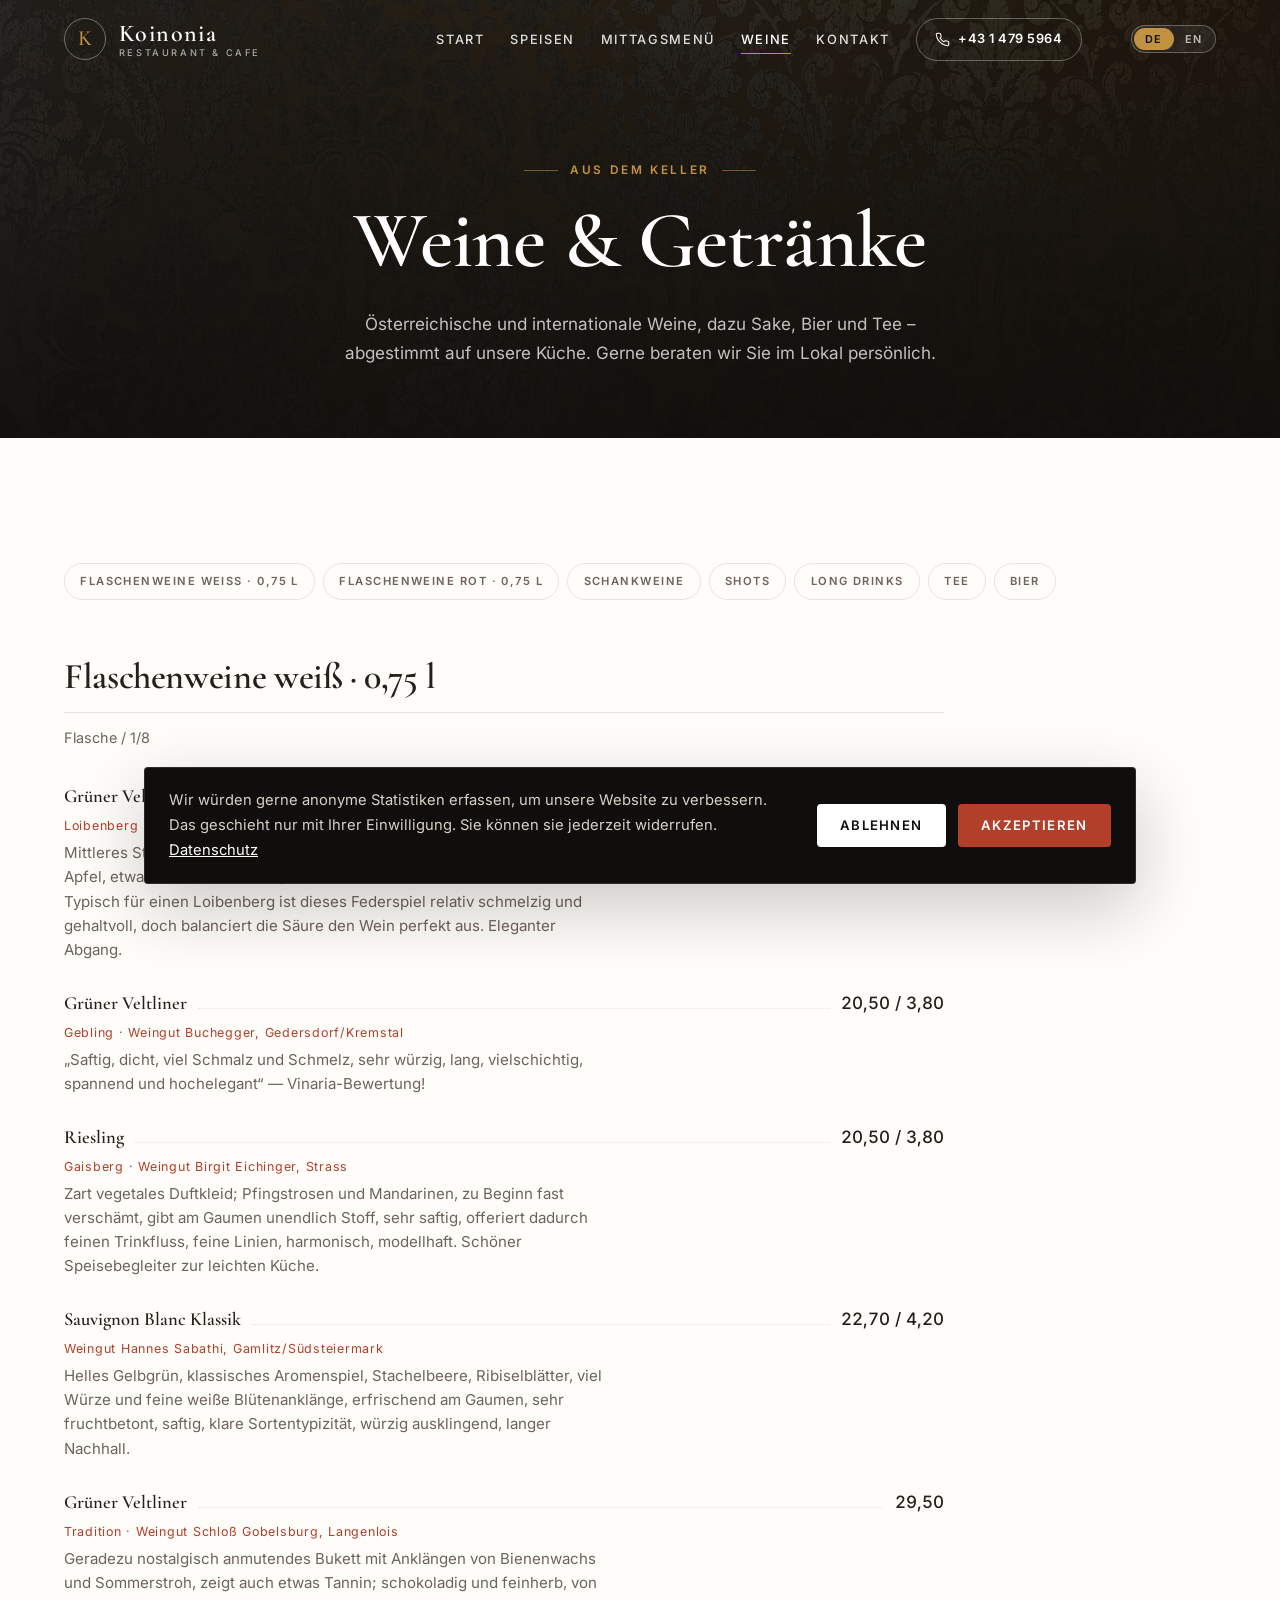
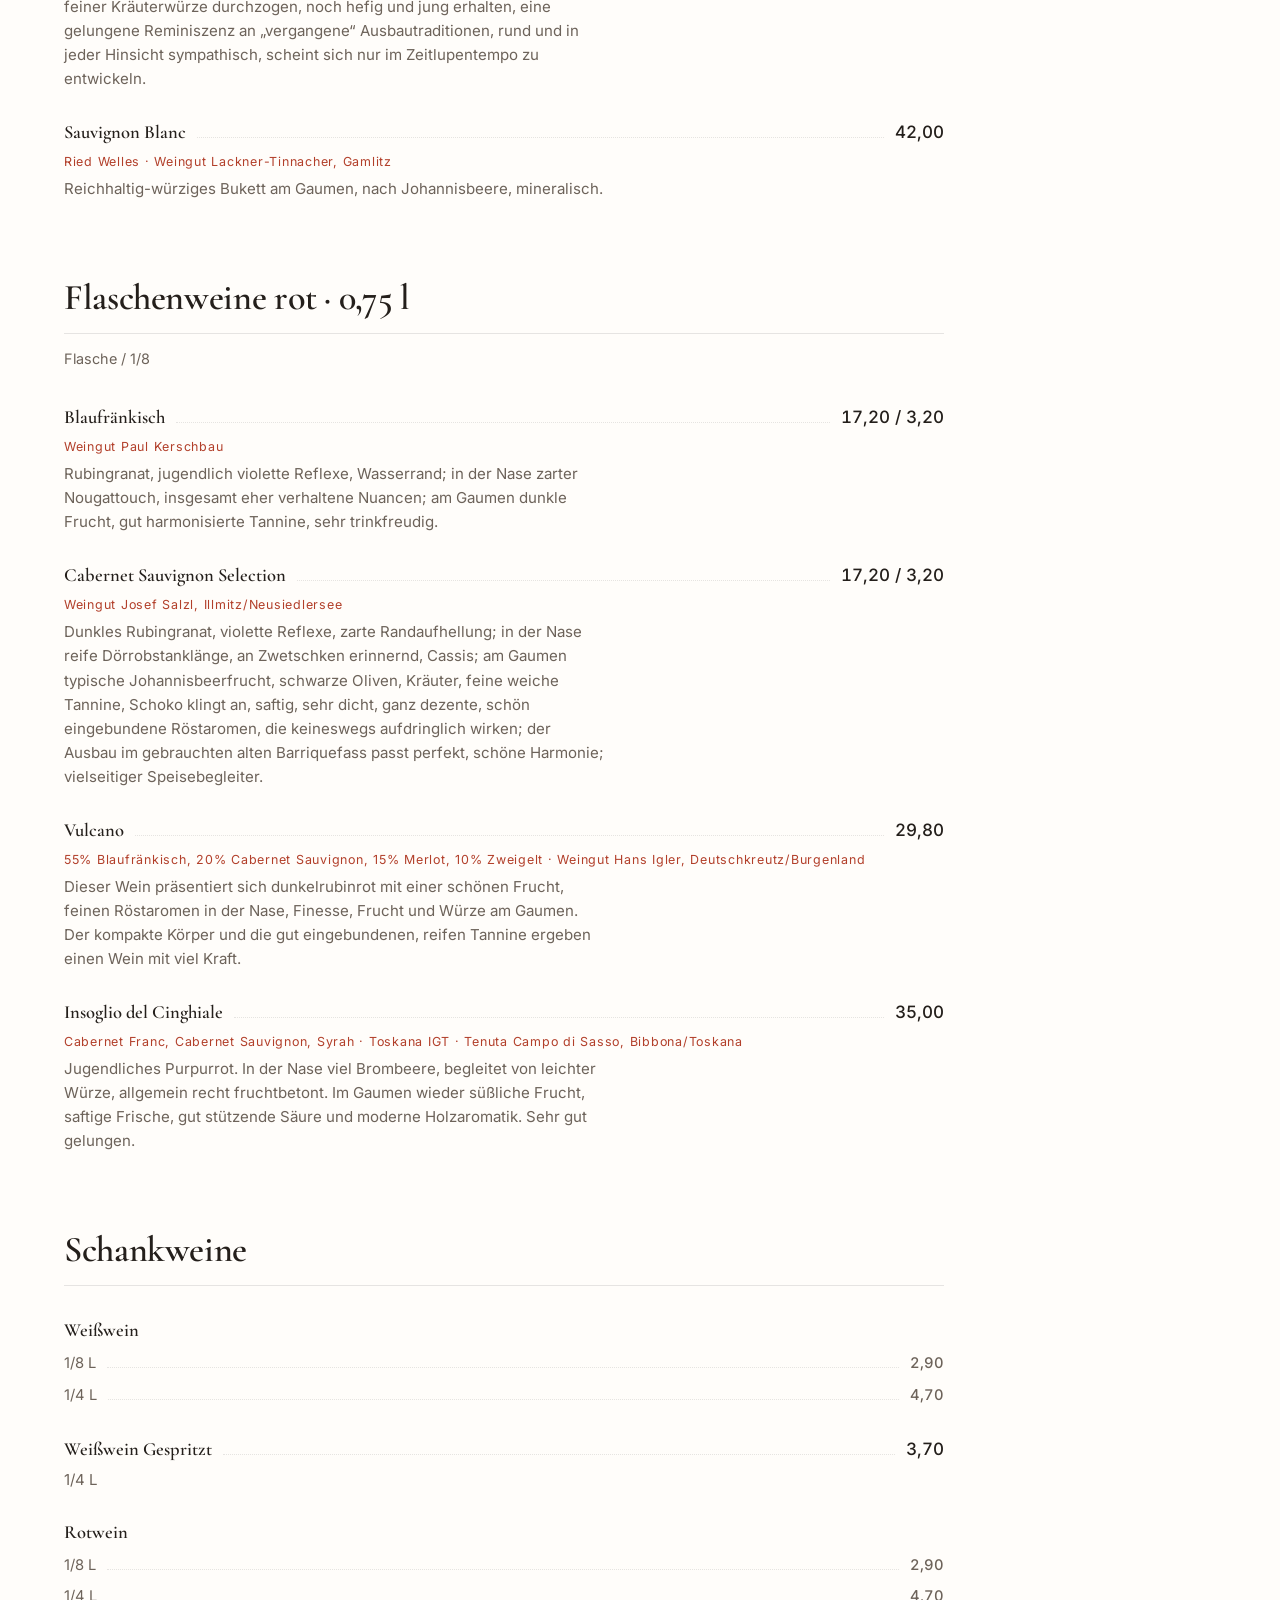
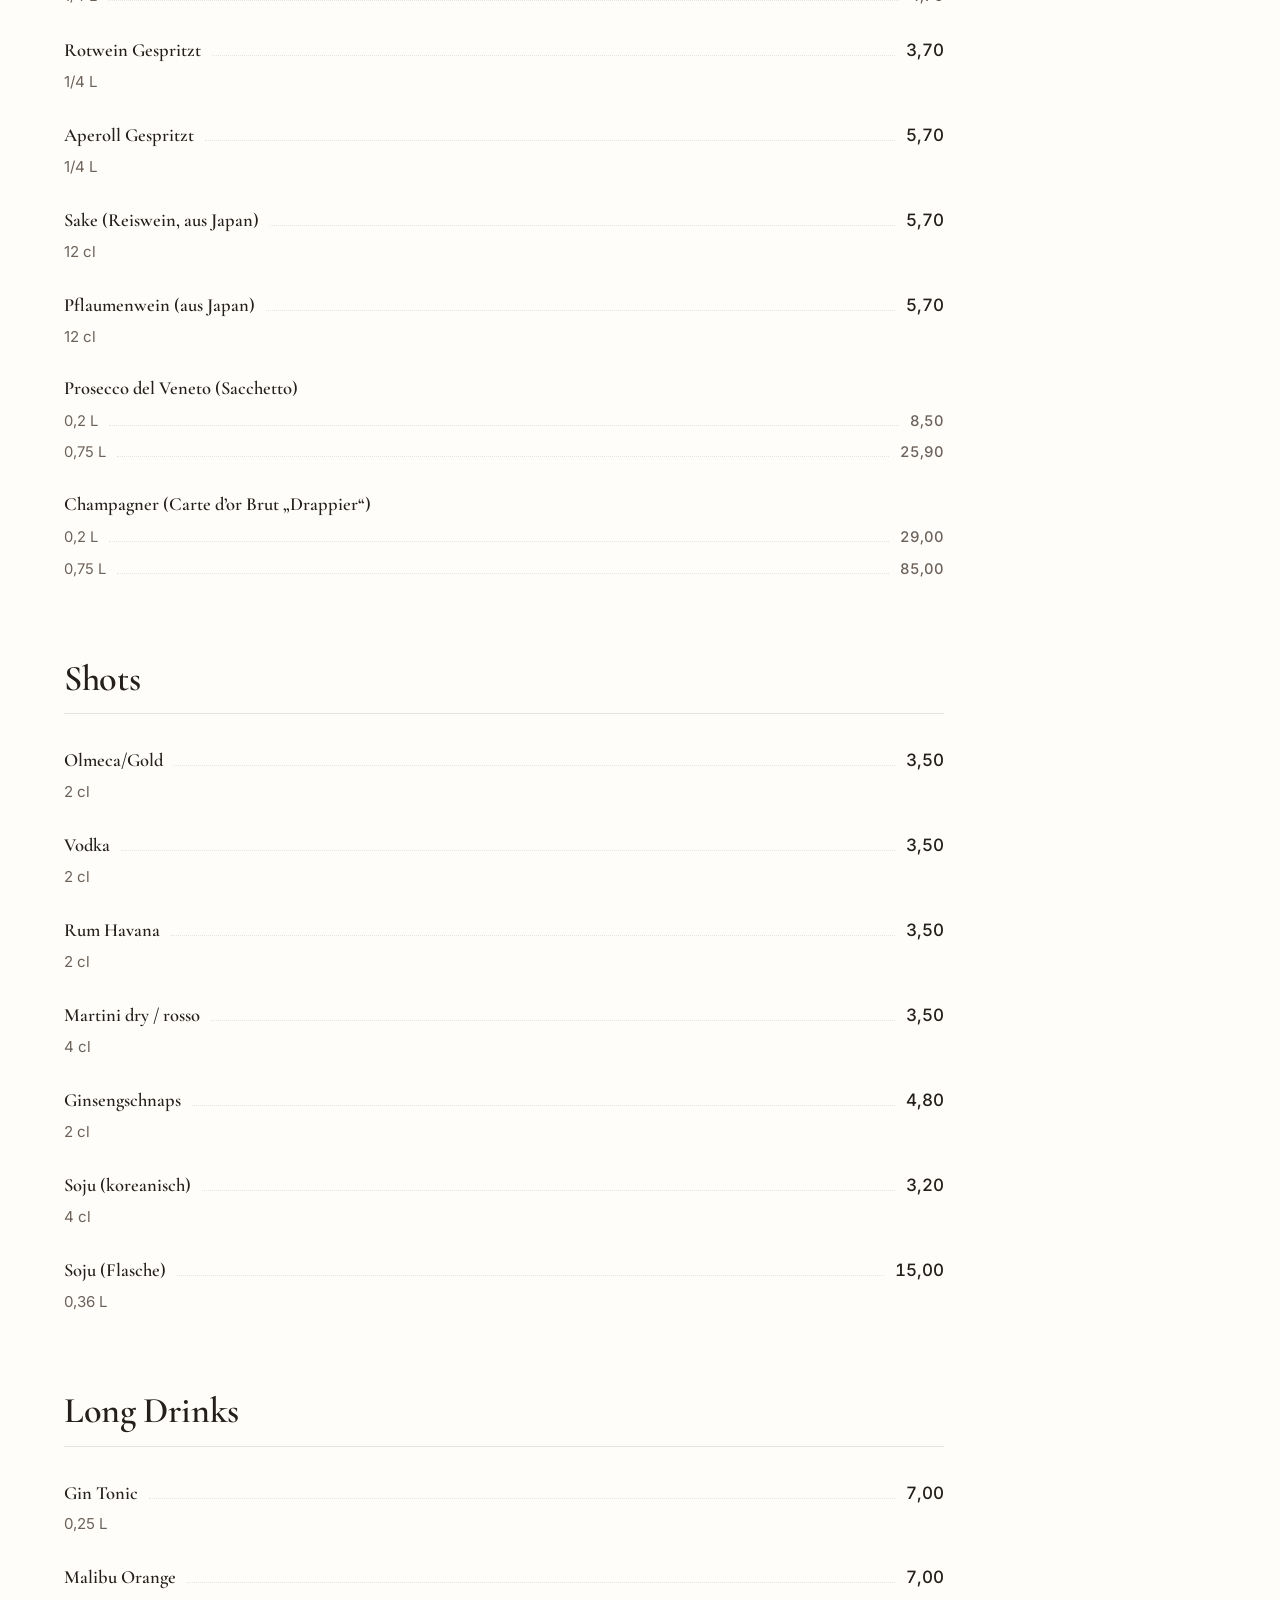
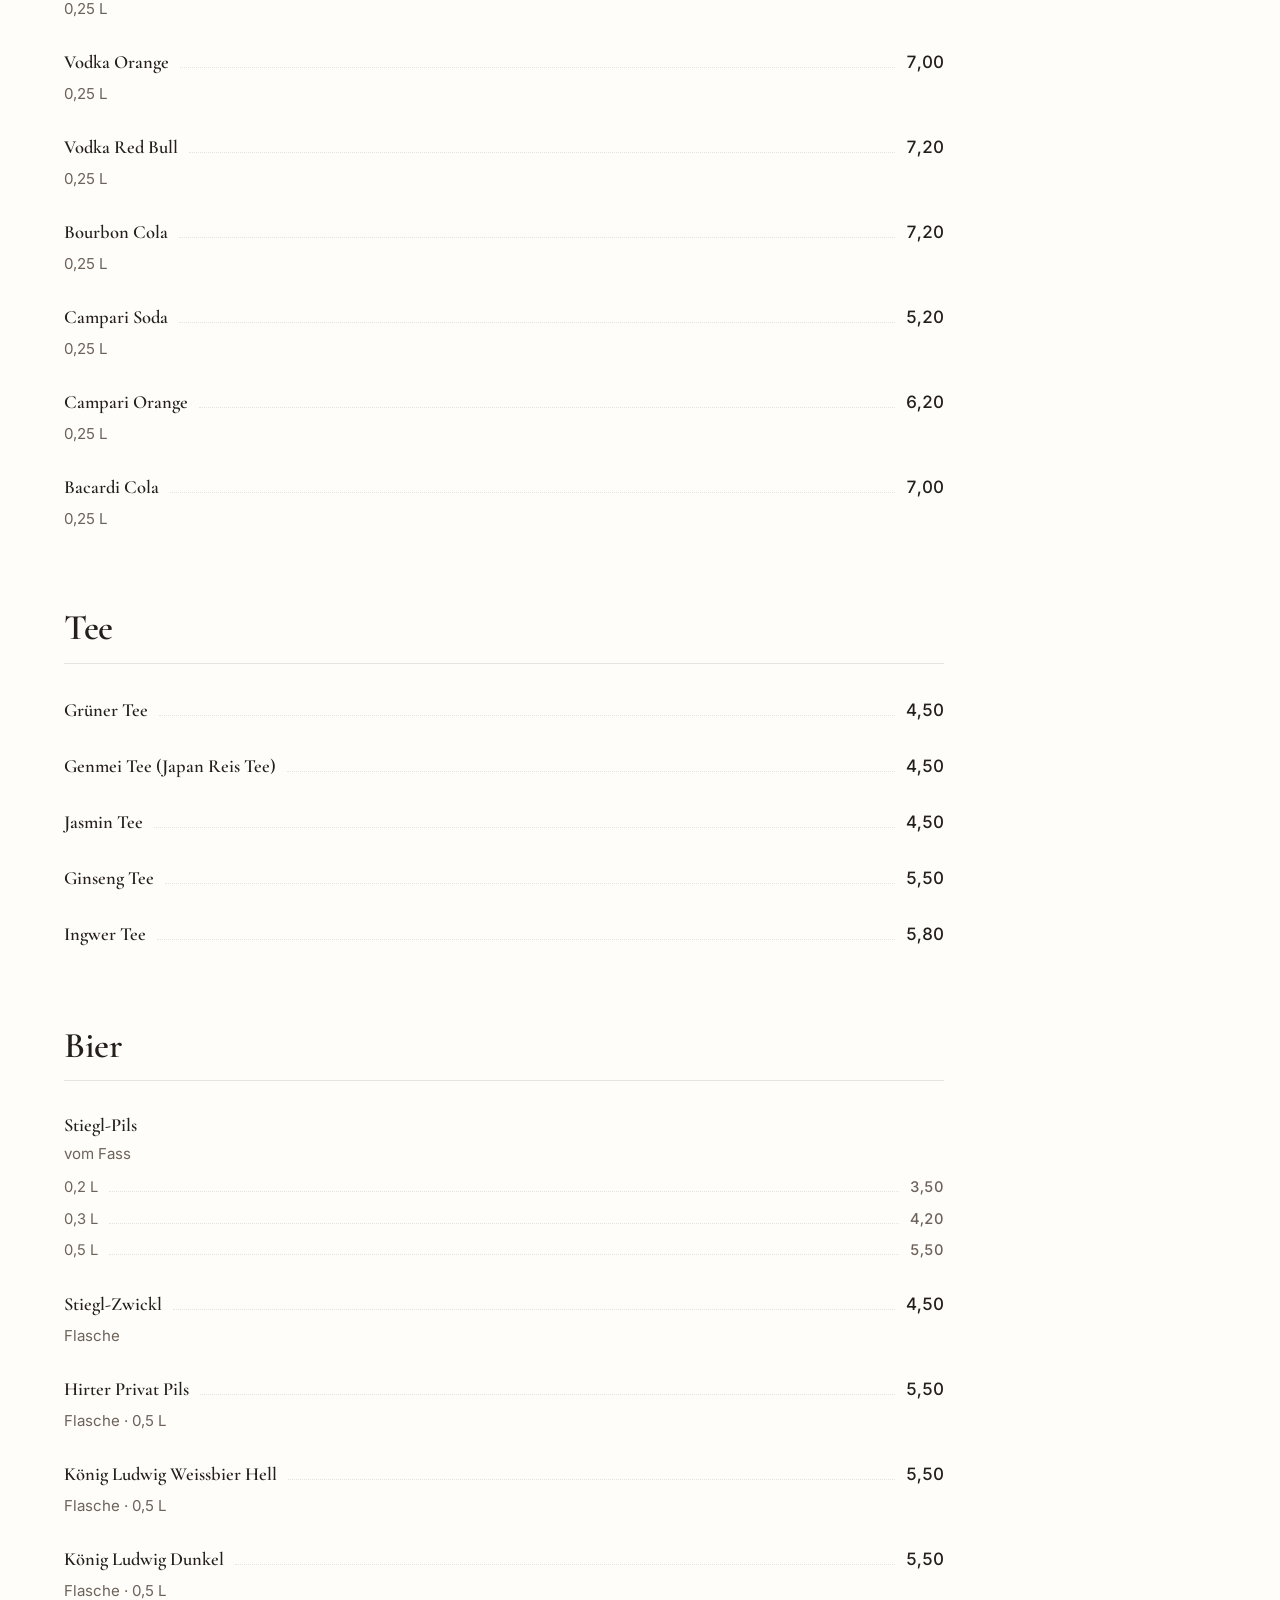
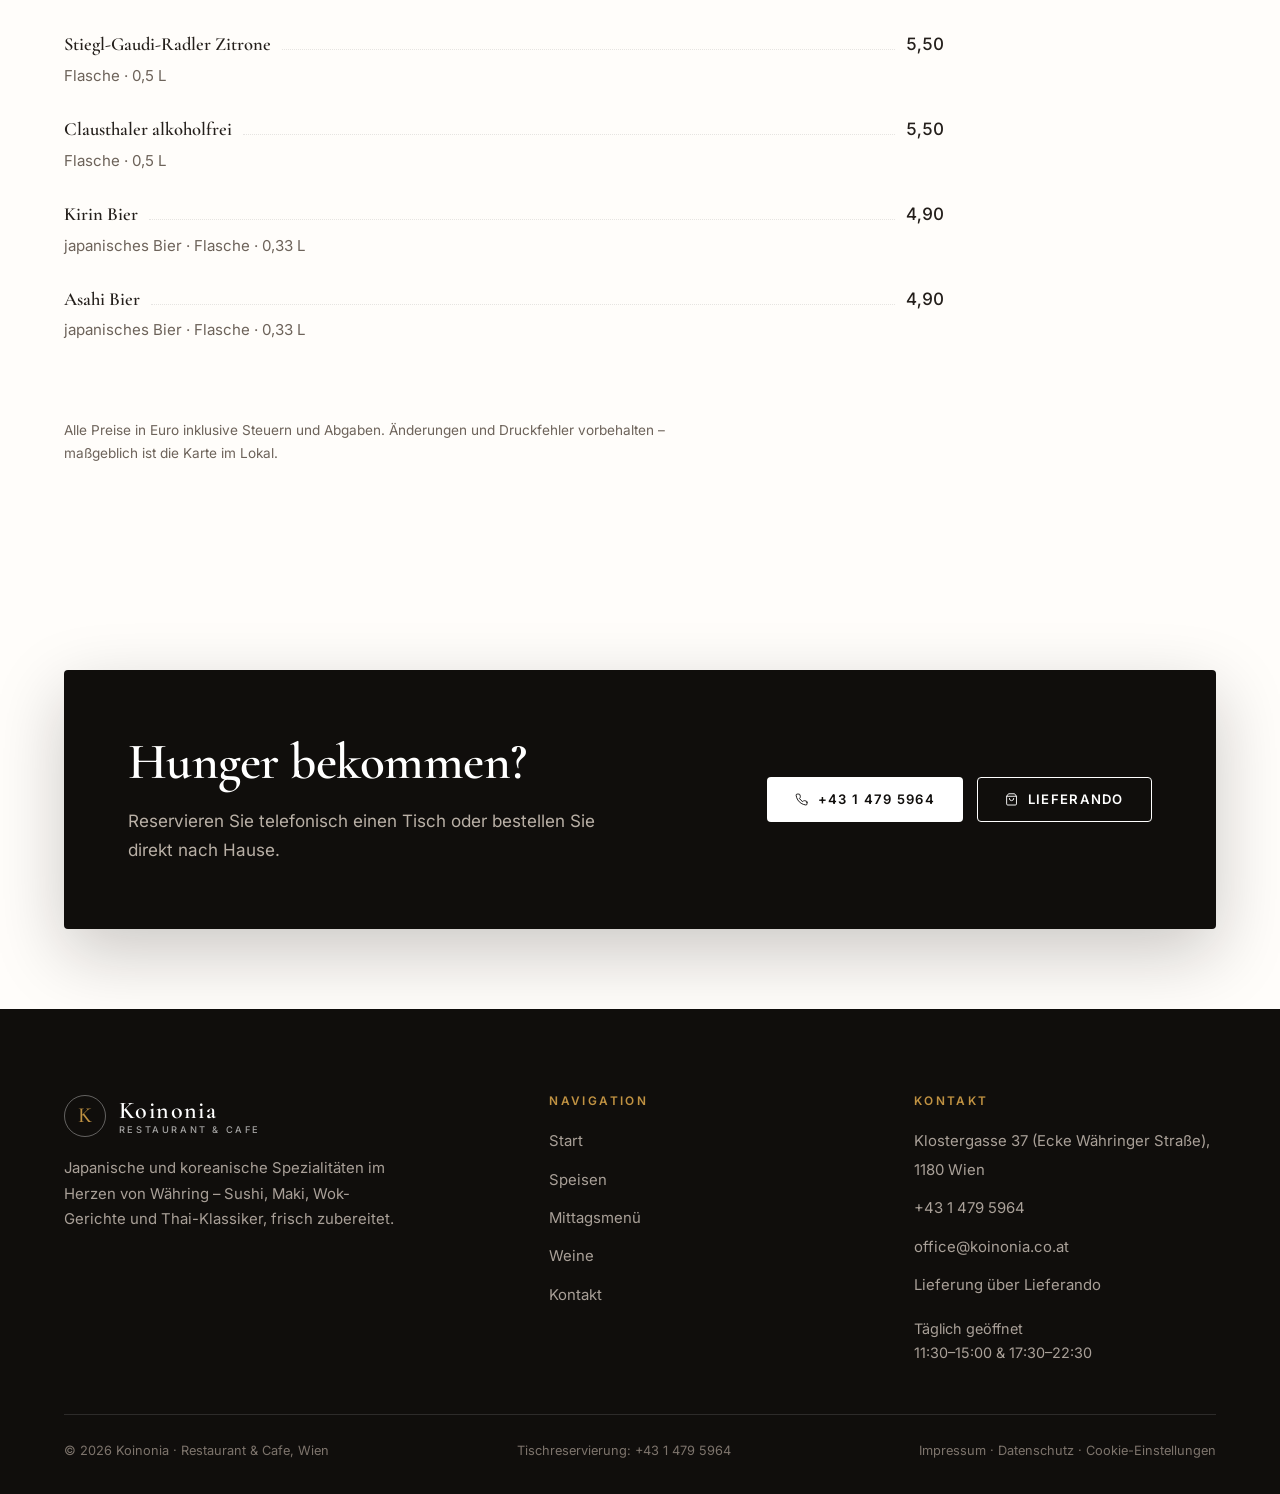
<file: weine.html>
<!DOCTYPE html>
<html lang="de">
<head>
<meta charset="utf-8">
<meta name="viewport" content="width=device-width, initial-scale=1">
<title data-en="Wine List – Koinonia, Vienna Währing">Weinkarte – Koinonia, Wien Währing</title>
<meta name="description" content="Die Weinkarte des Koinonia: österreichische und internationale Weine, Sake, Bier und Tee – passend zu Sushi und asiatischer Küche." data-en-content="The Koinonia wine list: Austrian and international wines, sake, beer and tea – chosen to suit sushi and Asian cuisine.">
<meta name="theme-color" content="#100e0c">
<meta property="og:title" content="Weinkarte – Koinonia, Wien Währing" data-en-content="Wine List – Koinonia, Vienna Währing">
<meta property="og:description" content="Die Weinkarte des Koinonia: österreichische und internationale Weine, Sake, Bier und Tee – passend zu Sushi und asiatischer Küche." data-en-content="The Koinonia wine list: Austrian and international wines, sake, beer and tea – chosen to suit sushi and Asian cuisine.">
<meta property="og:type" content="website">
<meta property="og:site_name" content="Koinonia">
<meta property="og:locale" content="de_AT">
<meta property="og:locale:alternate" content="en_GB">
<meta property="og:url" content="https://www.koinonia.co.at/weine.html">
<meta property="og:image" content="https://www.koinonia.co.at/assets/img/og-image.jpg?v=2">
<meta property="og:image:width" content="1731">
<meta property="og:image:height" content="909">
<meta name="twitter:card" content="summary_large_image">
<link rel="canonical" href="https://www.koinonia.co.at/weine.html">
<link rel="icon" href="favicon.ico" sizes="48x48">
<link rel="icon" href="assets/icons/favicon-32.png" type="image/png" sizes="32x32">
<link rel="apple-touch-icon" href="assets/icons/apple-touch-icon.png">
<link rel="manifest" href="site.webmanifest">
<link rel="preload" href="assets/fonts/cormorant-garamond-latin.woff2" as="font" type="font/woff2" crossorigin>
<link rel="stylesheet" href="styles.css">
</head>
<body>
<!-- Icons used on this page (see .icon in styles.css) -->
<svg style="display:none">
  <symbol id="icon-phone" viewBox="0 0 24 24"><path d="M22 16.9v3a2 2 0 0 1-2.2 2 19.8 19.8 0 0 1-8.6-3.1 19.5 19.5 0 0 1-6-6A19.8 19.8 0 0 1 2.1 4.2 2 2 0 0 1 4.1 2h3a2 2 0 0 1 2 1.7c.1.9.3 1.8.7 2.7a2 2 0 0 1-.5 2.1L8.1 9.7a16 16 0 0 0 6 6l1.2-1.2a2 2 0 0 1 2.1-.5c.9.4 1.8.6 2.7.7a2 2 0 0 1 1.9 2.2z"/></symbol>
  <symbol id="icon-bag" viewBox="0 0 24 24"><path d="M6 2 3 6v14a2 2 0 0 0 2 2h14a2 2 0 0 0 2-2V6l-3-4z"/><path d="M3 6h18M16 10a4 4 0 0 1-8 0"/></symbol>
</svg>
<a class="skip-link" href="#main" data-en="Skip to content">Zum Inhalt springen</a>
<header class="header">
  <div class="wrap header__inner">
    <a class="brand" href="index.html">
      <span class="brand__mark" aria-hidden="true">K</span>
      <span class="brand__text">
        <span class="brand__name">Koinonia</span>
        <span class="brand__tag">Restaurant &amp; Cafe</span>
      </span>
    </a>

    <div class="lang" role="group" aria-label="Sprache / Language" data-en-aria-label="Language">
      <button type="button" class="lang__btn" data-lang="de" lang="de" aria-pressed="true">DE</button>
      <button type="button" class="lang__btn" data-lang="en" lang="en" aria-pressed="false">EN</button>
    </div>

    <button class="nav-toggle" type="button" aria-expanded="false" aria-controls="site-nav" aria-label="Menü öffnen" data-en-aria-label="Open menu">
      <span></span><span></span><span></span>
    </button>

    <nav class="nav" id="site-nav" aria-label="Hauptnavigation" data-en-aria-label="Main navigation">
      <ul class="nav__list">
        <li><a class="nav__link" href="index.html" data-en="Home">Start</a></li>
        <li><a class="nav__link" href="speisen.html" data-en="Menu">Speisen</a></li>
        <li><a class="nav__link" href="menue.html" data-en="Lunch Menu">Mittagsmenü</a></li>
        <li><a class="nav__link" href="weine.html" aria-current="page" data-en="Wines">Weine</a></li>
        <li><a class="nav__link" href="kontakt.html" data-en="Contact">Kontakt</a></li>
      </ul>
      <a class="nav__cta" href="tel:+4314795964"><svg class="icon" aria-hidden="true"><use href="#icon-phone"></use></svg><span>+43 1 479 5964</span></a>
    </nav>
  </div>
</header>

<main id="main">

  <section class="page-head">
    <img src="assets/img/the_wall.webp" width="1802" height="873" alt="" aria-hidden="true">
    <div class="wrap">
      <p class="eyebrow eyebrow--center" data-en="From the Cellar">Aus dem Keller</p>
      <h1 data-en="Wines &amp; Drinks">Weine &amp; Getränke</h1>
      <p data-en="Austrian and international wines, alongside sake, beer and tea – chosen to complement our kitchen. We are glad to advise you in person.">Österreichische und internationale Weine, dazu Sake, Bier und Tee – abgestimmt auf unsere Küche. Gerne beraten wir Sie im Lokal persönlich.</p>
    </div>
  </section>

  <section class="section">
    <div class="wrap">
      <nav class="menu-jump" aria-label="Abschnitte der Karte" data-en-aria-label="Menu sections">
        <a href="#weiss" data-en="White Wines by the Bottle · 0.75 l">Flaschenweine weiß · 0,75 l</a>
        <a href="#rot" data-en="Red Wines by the Bottle · 0.75 l">Flaschenweine rot · 0,75 l</a>
        <a href="#schankweine" data-en="Wines by the Glass">Schankweine</a>
        <a href="#shots">Shots</a>
        <a href="#long-drinks">Long Drinks</a>
        <a href="#tee" data-en="Tea">Tee</a>
        <a href="#bier" data-en="Beer">Bier</a>
      </nav>
      <section class="menu-block reveal" id="weiss">
        <div class="menu-block__head">
          <h2 data-en="White Wines by the Bottle · 0.75 l">Flaschenweine weiß · 0,75 l</h2>
        </div>
        <p class="menu-block__note" data-en="Bottle / 1/8">Flasche / 1/8</p>
        <ul class="dishes">
          <li class="dish">
            <div class="dish__row">
              <h3 class="dish__name">Grüner Veltliner Federspiel</h3>
              <span class="dish__price">19,50 / 3,60</span>
            </div>
            <p class="dish__origin">Loibenberg · Domäne Wachau, Dürnstein</p>
            <p class="dish__desc" data-en="Medium straw yellow, pronounced and open on the nose; aromas of yellow apple, a little tobacco and spice, with a delicate exotic note as well. Typically for a Loibenberg, this Federspiel is relatively supple and full, yet the acidity balances it perfectly. An elegant finish.">Mittleres Strohgelb, ausgeprägt und offen im Geruch; Aromen nach gelbem Apfel, etwas Tabak und Würze, aber auch zarte Exotik ist wahrnehmbar. Typisch für einen Loibenberg ist dieses Federspiel relativ schmelzig und gehaltvoll, doch balanciert die Säure den Wein perfekt aus. Eleganter Abgang.</p>
          </li>
          <li class="dish">
            <div class="dish__row">
              <h3 class="dish__name">Grüner Veltliner</h3>
              <span class="dish__price">20,50 / 3,80</span>
            </div>
            <p class="dish__origin">Gebling · Weingut Buchegger, Gedersdorf/Kremstal</p>
            <p class="dish__desc" data-en="“Juicy, dense, richly textured and supple, very spicy, long, multi-layered, exciting and highly elegant” — Vinaria review!">„Saftig, dicht, viel Schmalz und Schmelz, sehr würzig, lang, vielschichtig, spannend und hochelegant“ — Vinaria-Bewertung!</p>
          </li>
          <li class="dish">
            <div class="dish__row">
              <h3 class="dish__name">Riesling</h3>
              <span class="dish__price">20,50 / 3,80</span>
            </div>
            <p class="dish__origin">Gaisberg · Weingut Birgit Eichinger, Strass</p>
            <p class="dish__desc" data-en="A delicately vegetal bouquet of peonies and mandarins, almost shy at first, then endlessly generous on the palate; very juicy, with a fine drinking flow, fine lines, harmonious and exemplary. A lovely companion to light cooking.">Zart vegetales Duftkleid; Pfingstrosen und Mandarinen, zu Beginn fast verschämt, gibt am Gaumen unendlich Stoff, sehr saftig, offeriert dadurch feinen Trinkfluss, feine Linien, harmonisch, modellhaft. Schöner Speisebegleiter zur leichten Küche.</p>
          </li>
          <li class="dish">
            <div class="dish__row">
              <h3 class="dish__name">Sauvignon Blanc Klassik</h3>
              <span class="dish__price">22,70 / 4,20</span>
            </div>
            <p class="dish__origin">Weingut Hannes Sabathi, Gamlitz/Südsteiermark</p>
            <p class="dish__desc" data-en="Pale yellow-green, a classic play of aromas: gooseberry, blackcurrant leaf, plenty of spice and fine white blossom notes. Refreshing on the palate, very fruit-forward and juicy, clearly true to type, finishing spicy with a long echo.">Helles Gelbgrün, klassisches Aromenspiel, Stachelbeere, Ribiselblätter, viel Würze und feine weiße Blütenanklänge, erfrischend am Gaumen, sehr fruchtbetont, saftig, klare Sortentypizität, würzig ausklingend, langer Nachhall.</p>
          </li>
          <li class="dish">
            <div class="dish__row">
              <h3 class="dish__name">Grüner Veltliner</h3>
              <span class="dish__price">29,50</span>
            </div>
            <p class="dish__origin">Tradition · Weingut Schloß Gobelsburg, Langenlois</p>
            <p class="dish__desc" data-en="An almost nostalgic bouquet with hints of beeswax and summer straw, showing some tannin too; chocolatey and finely bitter, threaded with delicate herbal spice, still yeasty and youthful — a successful reminiscence of bygone traditions of maturation. Round and appealing in every respect, it seems to develop only in slow motion.">Geradezu nostalgisch anmutendes Bukett mit Anklängen von Bienenwachs und Sommerstroh, zeigt auch etwas Tannin; schokoladig und feinherb, von feiner Kräuterwürze durchzogen, noch hefig und jung erhalten, eine gelungene Reminiszenz an „vergangene“ Ausbautraditionen, rund und in jeder Hinsicht sympathisch, scheint sich nur im Zeitlupentempo zu entwickeln.</p>
          </li>
          <li class="dish">
            <div class="dish__row">
              <h3 class="dish__name">Sauvignon Blanc</h3>
              <span class="dish__price">42,00</span>
            </div>
            <p class="dish__origin">Ried Welles · Weingut Lackner-Tinnacher, Gamlitz</p>
            <p class="dish__desc" data-en="A rich, spicy bouquet on the palate, of blackcurrant, mineral.">Reichhaltig-würziges Bukett am Gaumen, nach Johannisbeere, mineralisch.</p>
          </li>
        </ul>
      </section>
      <section class="menu-block reveal" id="rot">
        <div class="menu-block__head">
          <h2 data-en="Red Wines by the Bottle · 0.75 l">Flaschenweine rot · 0,75 l</h2>
        </div>
        <p class="menu-block__note" data-en="Bottle / 1/8">Flasche / 1/8</p>
        <ul class="dishes">
          <li class="dish">
            <div class="dish__row">
              <h3 class="dish__name">Blaufränkisch</h3>
              <span class="dish__price">17,20 / 3,20</span>
            </div>
            <p class="dish__origin">Weingut Paul Kerschbau</p>
            <p class="dish__desc" data-en="Ruby garnet with youthful violet reflections and a watery rim; a delicate touch of nougat on the nose, restrained overall; dark fruit on the palate with well-harmonised tannins. Very easy to drink.">Rubingranat, jugendlich violette Reflexe, Wasserrand; in der Nase zarter Nougattouch, insgesamt eher verhaltene Nuancen; am Gaumen dunkle Frucht, gut harmonisierte Tannine, sehr trinkfreudig.</p>
          </li>
          <li class="dish">
            <div class="dish__row">
              <h3 class="dish__name">Cabernet Sauvignon Selection</h3>
              <span class="dish__price">17,20 / 3,20</span>
            </div>
            <p class="dish__origin">Weingut Josef Salzl, Illmitz/Neusiedlersee</p>
            <p class="dish__desc" data-en="Deep ruby garnet, violet reflections, a delicate lightening at the rim; ripe dried-fruit notes on the nose recalling plums, plus cassis; on the palate the typical blackcurrant fruit, black olives, herbs and fine soft tannins, with a hint of chocolate. Juicy and very dense, with discreet, well-integrated toasty notes that are never obtrusive; ageing in used old barriques suits it perfectly. Lovely harmony, and a versatile companion at the table.">Dunkles Rubingranat, violette Reflexe, zarte Randaufhellung; in der Nase reife Dörrobstanklänge, an Zwetschken erinnernd, Cassis; am Gaumen typische Johannisbeerfrucht, schwarze Oliven, Kräuter, feine weiche Tannine, Schoko klingt an, saftig, sehr dicht, ganz dezente, schön eingebundene Röstaromen, die keineswegs aufdringlich wirken; der Ausbau im gebrauchten alten Barriquefass passt perfekt, schöne Harmonie; vielseitiger Speisebegleiter.</p>
          </li>
          <li class="dish">
            <div class="dish__row">
              <h3 class="dish__name">Vulcano</h3>
              <span class="dish__price">29,80</span>
            </div>
            <p class="dish__origin">55% Blaufränkisch, 20% Cabernet Sauvignon, 15% Merlot, 10% Zweigelt · Weingut Hans Igler, Deutschkreutz/Burgenland</p>
            <p class="dish__desc" data-en="This wine shows a deep ruby red with lovely fruit and fine toasty aromas on the nose; finesse, fruit and spice on the palate. Its compact body and well-integrated, ripe tannins make for a wine of real power.">Dieser Wein präsentiert sich dunkelrubinrot mit einer schönen Frucht, feinen Röstaromen in der Nase, Finesse, Frucht und Würze am Gaumen. Der kompakte Körper und die gut eingebundenen, reifen Tannine ergeben einen Wein mit viel Kraft.</p>
          </li>
          <li class="dish">
            <div class="dish__row">
              <h3 class="dish__name">Insoglio del Cinghiale</h3>
              <span class="dish__price">35,00</span>
            </div>
            <p class="dish__origin">Cabernet Franc, Cabernet Sauvignon, Syrah · Toskana IGT · Tenuta Campo di Sasso, Bibbona/Toskana</p>
            <p class="dish__desc" data-en="Youthful purple red. Plenty of blackberry on the nose, accompanied by light spice and generally quite fruit-forward. Sweet fruit again on the palate, juicy freshness, well-supporting acidity and modern oak. Very well made.">Jugendliches Purpurrot. In der Nase viel Brombeere, begleitet von leichter Würze, allgemein recht fruchtbetont. Im Gaumen wieder süßliche Frucht, saftige Frische, gut stützende Säure und moderne Holzaromatik. Sehr gut gelungen.</p>
          </li>
        </ul>
      </section>
      <section class="menu-block reveal" id="schankweine">
        <div class="menu-block__head">
          <h2 data-en="Wines by the Glass">Schankweine</h2>
        </div>
        <ul class="dishes">
          <li class="dish">
            <div class="dish__row">
              <h3 class="dish__name" data-en="White Wine">Weißwein</h3>
            </div>
            <ul class="dish__variants">
              <li><span>1/8 L</span><span class="dish__price">2,90</span></li>
              <li><span>1/4 L</span><span class="dish__price">4,70</span></li>
            </ul>
          </li>
          <li class="dish">
            <div class="dish__row">
              <h3 class="dish__name" data-en="White Wine Spritzer">Weißwein Gespritzt</h3>
              <span class="dish__price">3,70</span>
            </div>
            <p class="dish__desc"><span>1/4 L</span></p>
          </li>
          <li class="dish">
            <div class="dish__row">
              <h3 class="dish__name" data-en="Red Wine">Rotwein</h3>
            </div>
            <ul class="dish__variants">
              <li><span>1/8 L</span><span class="dish__price">2,90</span></li>
              <li><span>1/4 L</span><span class="dish__price">4,70</span></li>
            </ul>
          </li>
          <li class="dish">
            <div class="dish__row">
              <h3 class="dish__name" data-en="Red Wine Spritzer">Rotwein Gespritzt</h3>
              <span class="dish__price">3,70</span>
            </div>
            <p class="dish__desc"><span>1/4 L</span></p>
          </li>
          <li class="dish">
            <div class="dish__row">
              <h3 class="dish__name" data-en="Aperol Spritz">Aperoll Gespritzt</h3>
              <span class="dish__price">5,70</span>
            </div>
            <p class="dish__desc"><span>1/4 L</span></p>
          </li>
          <li class="dish">
            <div class="dish__row">
              <h3 class="dish__name" data-en="Sake (rice wine from Japan)">Sake (Reiswein, aus Japan)</h3>
              <span class="dish__price">5,70</span>
            </div>
            <p class="dish__desc"><span>12 cl</span></p>
          </li>
          <li class="dish">
            <div class="dish__row">
              <h3 class="dish__name" data-en="Plum Wine (from Japan)">Pflaumenwein (aus Japan)</h3>
              <span class="dish__price">5,70</span>
            </div>
            <p class="dish__desc"><span>12 cl</span></p>
          </li>
          <li class="dish">
            <div class="dish__row">
              <h3 class="dish__name">Prosecco del Veneto (Sacchetto)</h3>
            </div>
            <ul class="dish__variants">
              <li><span data-en="0.2 L">0,2 L</span><span class="dish__price">8,50</span></li>
              <li><span data-en="0.75 L">0,75 L</span><span class="dish__price">25,90</span></li>
            </ul>
          </li>
          <li class="dish">
            <div class="dish__row">
              <h3 class="dish__name" data-en="Champagne (Carte d’or Brut “Drappier”)">Champagner (Carte d’or Brut „Drappier“)</h3>
            </div>
            <ul class="dish__variants">
              <li><span data-en="0.2 L">0,2 L</span><span class="dish__price">29,00</span></li>
              <li><span data-en="0.75 L">0,75 L</span><span class="dish__price">85,00</span></li>
            </ul>
          </li>
        </ul>
      </section>
      <section class="menu-block reveal" id="shots">
        <div class="menu-block__head">
          <h2>Shots</h2>
        </div>
        <ul class="dishes">
          <li class="dish">
            <div class="dish__row">
              <h3 class="dish__name">Olmeca/Gold</h3>
              <span class="dish__price">3,50</span>
            </div>
            <p class="dish__desc"><span>2 cl</span></p>
          </li>
          <li class="dish">
            <div class="dish__row">
              <h3 class="dish__name">Vodka</h3>
              <span class="dish__price">3,50</span>
            </div>
            <p class="dish__desc"><span>2 cl</span></p>
          </li>
          <li class="dish">
            <div class="dish__row">
              <h3 class="dish__name">Rum Havana</h3>
              <span class="dish__price">3,50</span>
            </div>
            <p class="dish__desc"><span>2 cl</span></p>
          </li>
          <li class="dish">
            <div class="dish__row">
              <h3 class="dish__name">Martini dry / rosso</h3>
              <span class="dish__price">3,50</span>
            </div>
            <p class="dish__desc"><span>4 cl</span></p>
          </li>
          <li class="dish">
            <div class="dish__row">
              <h3 class="dish__name" data-en="Ginseng Schnapps">Ginsengschnaps</h3>
              <span class="dish__price">4,80</span>
            </div>
            <p class="dish__desc"><span>2 cl</span></p>
          </li>
          <li class="dish">
            <div class="dish__row">
              <h3 class="dish__name" data-en="Soju (Korean)">Soju (koreanisch)</h3>
              <span class="dish__price">3,20</span>
            </div>
            <p class="dish__desc"><span>4 cl</span></p>
          </li>
          <li class="dish">
            <div class="dish__row">
              <h3 class="dish__name" data-en="Soju (bottle)">Soju (Flasche)</h3>
              <span class="dish__price">15,00</span>
            </div>
            <p class="dish__desc"><span data-en="0.36 L">0,36 L</span></p>
          </li>
        </ul>
      </section>
      <section class="menu-block reveal" id="long-drinks">
        <div class="menu-block__head">
          <h2>Long Drinks</h2>
        </div>
        <ul class="dishes">
          <li class="dish">
            <div class="dish__row">
              <h3 class="dish__name">Gin Tonic</h3>
              <span class="dish__price">7,00</span>
            </div>
            <p class="dish__desc"><span data-en="0.25 L">0,25 L</span></p>
          </li>
          <li class="dish">
            <div class="dish__row">
              <h3 class="dish__name">Malibu Orange</h3>
              <span class="dish__price">7,00</span>
            </div>
            <p class="dish__desc"><span data-en="0.25 L">0,25 L</span></p>
          </li>
          <li class="dish">
            <div class="dish__row">
              <h3 class="dish__name">Vodka Orange</h3>
              <span class="dish__price">7,00</span>
            </div>
            <p class="dish__desc"><span data-en="0.25 L">0,25 L</span></p>
          </li>
          <li class="dish">
            <div class="dish__row">
              <h3 class="dish__name">Vodka Red Bull</h3>
              <span class="dish__price">7,20</span>
            </div>
            <p class="dish__desc"><span data-en="0.25 L">0,25 L</span></p>
          </li>
          <li class="dish">
            <div class="dish__row">
              <h3 class="dish__name">Bourbon Cola</h3>
              <span class="dish__price">7,20</span>
            </div>
            <p class="dish__desc"><span data-en="0.25 L">0,25 L</span></p>
          </li>
          <li class="dish">
            <div class="dish__row">
              <h3 class="dish__name">Campari Soda</h3>
              <span class="dish__price">5,20</span>
            </div>
            <p class="dish__desc"><span data-en="0.25 L">0,25 L</span></p>
          </li>
          <li class="dish">
            <div class="dish__row">
              <h3 class="dish__name">Campari Orange</h3>
              <span class="dish__price">6,20</span>
            </div>
            <p class="dish__desc"><span data-en="0.25 L">0,25 L</span></p>
          </li>
          <li class="dish">
            <div class="dish__row">
              <h3 class="dish__name">Bacardi Cola</h3>
              <span class="dish__price">7,00</span>
            </div>
            <p class="dish__desc"><span data-en="0.25 L">0,25 L</span></p>
          </li>
        </ul>
      </section>
      <section class="menu-block reveal" id="tee">
        <div class="menu-block__head">
          <h2 data-en="Tea">Tee</h2>
        </div>
        <ul class="dishes">
          <li class="dish">
            <div class="dish__row">
              <h3 class="dish__name" data-en="Green Tea">Grüner Tee</h3>
              <span class="dish__price">4,50</span>
            </div>
          </li>
          <li class="dish">
            <div class="dish__row">
              <h3 class="dish__name" data-en="Genmei Tea (Japanese rice tea)">Genmei Tee (Japan Reis Tee)</h3>
              <span class="dish__price">4,50</span>
            </div>
          </li>
          <li class="dish">
            <div class="dish__row">
              <h3 class="dish__name" data-en="Jasmine Tea">Jasmin Tee</h3>
              <span class="dish__price">4,50</span>
            </div>
          </li>
          <li class="dish">
            <div class="dish__row">
              <h3 class="dish__name" data-en="Ginseng Tea">Ginseng Tee</h3>
              <span class="dish__price">5,50</span>
            </div>
          </li>
          <li class="dish">
            <div class="dish__row">
              <h3 class="dish__name" data-en="Ginger Tea">Ingwer Tee</h3>
              <span class="dish__price">5,80</span>
            </div>
          </li>
        </ul>
      </section>
      <section class="menu-block reveal" id="bier">
        <div class="menu-block__head">
          <h2 data-en="Beer">Bier</h2>
        </div>
        <ul class="dishes">
          <li class="dish">
            <div class="dish__row">
              <h3 class="dish__name">Stiegl-Pils</h3>
            </div>
            <p class="dish__desc"><span data-en="on tap">vom Fass</span></p>
            <ul class="dish__variants">
              <li><span data-en="0.2 L">0,2 L</span><span class="dish__price">3,50</span></li>
              <li><span data-en="0.3 L">0,3 L</span><span class="dish__price">4,20</span></li>
              <li><span data-en="0.5 L">0,5 L</span><span class="dish__price">5,50</span></li>
            </ul>
          </li>
          <li class="dish">
            <div class="dish__row">
              <h3 class="dish__name">Stiegl-Zwickl</h3>
              <span class="dish__price">4,50</span>
            </div>
            <p class="dish__desc"><span data-en="bottle">Flasche</span></p>
          </li>
          <li class="dish">
            <div class="dish__row">
              <h3 class="dish__name">Hirter Privat Pils</h3>
              <span class="dish__price">5,50</span>
            </div>
            <p class="dish__desc"><span data-en="bottle · 0.5 L">Flasche · 0,5 L</span></p>
          </li>
          <li class="dish">
            <div class="dish__row">
              <h3 class="dish__name">König Ludwig Weissbier Hell</h3>
              <span class="dish__price">5,50</span>
            </div>
            <p class="dish__desc"><span data-en="bottle · 0.5 L">Flasche · 0,5 L</span></p>
          </li>
          <li class="dish">
            <div class="dish__row">
              <h3 class="dish__name">König Ludwig Dunkel</h3>
              <span class="dish__price">5,50</span>
            </div>
            <p class="dish__desc"><span data-en="bottle · 0.5 L">Flasche · 0,5 L</span></p>
          </li>
          <li class="dish">
            <div class="dish__row">
              <h3 class="dish__name" data-en="Stiegl-Gaudi-Radler Lemon">Stiegl-Gaudi-Radler Zitrone</h3>
              <span class="dish__price">5,50</span>
            </div>
            <p class="dish__desc"><span data-en="bottle · 0.5 L">Flasche · 0,5 L</span></p>
          </li>
          <li class="dish">
            <div class="dish__row">
              <h3 class="dish__name" data-en="Clausthaler non-alcoholic">Clausthaler alkoholfrei</h3>
              <span class="dish__price">5,50</span>
            </div>
            <p class="dish__desc"><span data-en="bottle · 0.5 L">Flasche · 0,5 L</span></p>
          </li>
          <li class="dish">
            <div class="dish__row">
              <h3 class="dish__name" data-en="Kirin Beer">Kirin Bier</h3>
              <span class="dish__price">4,90</span>
            </div>
            <p class="dish__desc"><span data-en="Japanese beer · bottle · 0.33 L">japanisches Bier · Flasche · 0,33 L</span></p>
          </li>
          <li class="dish">
            <div class="dish__row">
              <h3 class="dish__name" data-en="Asahi Beer">Asahi Bier</h3>
              <span class="dish__price">4,90</span>
            </div>
            <p class="dish__desc"><span data-en="Japanese beer · bottle · 0.33 L">japanisches Bier · Flasche · 0,33 L</span></p>
          </li>
        </ul>
      </section>
      <p class="menu-foot" data-en="All prices in euros, including taxes and duties. Subject to change and printing errors – the printed card in the restaurant applies. The English text is a translation for guidance; please ask us if anything is unclear.">Alle Preise in Euro inklusive Steuern und Abgaben. Änderungen und Druckfehler vorbehalten – maßgeblich ist die Karte im Lokal.</p>
    </div>
  </section>

  <section class="section--tight">
    <div class="wrap">
      <div class="cta-band reveal">
        <div>
          <h2 data-en="Feeling Hungry?">Hunger bekommen?</h2>
          <p data-en="Reserve a table by phone, or have your order delivered straight to your door.">Reservieren Sie telefonisch einen Tisch oder bestellen Sie direkt nach Hause.</p>
        </div>
        <div class="btn-row">
          <a class="btn btn--light" href="tel:+4314795964"><svg class="icon" aria-hidden="true"><use href="#icon-phone"></use></svg><span>+43 1 479 5964</span></a>
          <a class="btn btn--ghost" href="https://www.lieferando.at/speisekarte/restaurant-koinonia" target="_blank" rel="noopener"><svg class="icon" aria-hidden="true"><use href="#icon-bag"></use></svg><span>Lieferando</span></a>
        </div>
      </div>
    </div>
  </section>

</main>
<footer class="footer">
  <div class="wrap footer__grid">
    <div>
      <a class="brand" href="index.html">
        <span class="brand__mark" aria-hidden="true">K</span>
        <span class="brand__text">
          <span class="brand__name">Koinonia</span>
          <span class="brand__tag">Restaurant &amp; Cafe</span>
        </span>
      </a>
      <p class="footer__about" data-en="Japanese and Korean specialities in the heart of Währing – sushi, maki, wok dishes and Thai classics, freshly prepared.">Japanische und koreanische Spezialitäten im Herzen von Währing – Sushi, Maki, Wok-Gerichte und Thai-Klassiker, frisch zubereitet.</p>
    </div>

    <div>
      <h3>Navigation</h3>
      <ul class="footer__links">
        <li><a href="index.html" data-en="Home">Start</a></li>
        <li><a href="speisen.html" data-en="Menu">Speisen</a></li>
        <li><a href="menue.html" data-en="Lunch Menu">Mittagsmenü</a></li>
        <li><a href="weine.html" data-en="Wines">Weine</a></li>
        <li><a href="kontakt.html" data-en="Contact">Kontakt</a></li>
      </ul>
    </div>

    <div>
      <h3 data-en="Contact">Kontakt</h3>
      <ul class="footer__links">
        <li><a href="https://www.google.com/maps/dir/?api=1&amp;destination=Klostergasse+37%2C+1180+Wien" target="_blank" rel="noopener" data-en="Klostergasse 37 (corner of Währinger Straße), 1180 Vienna">Klostergasse 37 (Ecke Währinger Straße), 1180 Wien</a></li>
        <li><a href="tel:+4314795964">+43 1 479 5964</a></li>
        <li><a href="mailto:office@koinonia.co.at">office@koinonia.co.at</a></li>
        <li><a href="https://www.lieferando.at/speisekarte/restaurant-koinonia" target="_blank" rel="noopener" data-en="Delivery via Lieferando">Lieferung über Lieferando</a></li>
      </ul>
      <p class="footer__hours"><span data-en="Open daily">Täglich geöffnet</span><br>11:30–15:00 &amp; 17:30–22:30</p>
    </div>
  </div>

  <div class="wrap">
    <div class="footer__bottom">
      <span>&copy; <span id="year">2026</span><span data-en=" Koinonia · Restaurant &amp; Cafe, Vienna"> Koinonia · Restaurant &amp; Cafe, Wien</span></span>
      <span><a href="tel:+4314795964" data-en="Table reservations: +43 1 479 5964">Tischreservierung: +43 1 479 5964</a></span>
      <span><a href="impressum.html" data-en="Legal Notice">Impressum</a> · <a href="datenschutz.html" data-en="Privacy">Datenschutz</a></span>
    </div>
  </div>
</footer>

<script src="main.js"></script>
</body>
</html>
</file>
<file: styles.css>
/* ==========================================================================
   Koinonia — Japanische & Koreanische Spezialitäten, Wien Währing
   Stylesheet
   ========================================================================== */

/* ---------- Fonts ----------
   Self-hosted, so no visitor data goes to Google. Each font is split into
   two files: "latin" (basic letters, including German umlauts) and
   "latin-ext" (other European letters). The browser only downloads a file
   if the page uses a character from its unicode-range. Each file holds all
   the weights listed in font-weight. */
@font-face {
  font-family: 'Cormorant Garamond';
  font-weight: 500 700;
  font-display: swap;
  src: url(assets/fonts/cormorant-garamond-latin-ext.woff2) format('woff2');
  unicode-range: U+0100-02BA, U+02BD-02C5, U+02C7-02CC, U+02CE-02D7, U+02DD-02FF, U+0304, U+0308, U+0329, U+1D00-1DBF, U+1E00-1E9F, U+1EF2-1EFF, U+2020, U+20A0-20AB, U+20AD-20C0, U+2113, U+2C60-2C7F, U+A720-A7FF;
}
@font-face {
  font-family: 'Cormorant Garamond';
  font-weight: 500 700;
  font-display: swap;
  src: url(assets/fonts/cormorant-garamond-latin.woff2) format('woff2');
  unicode-range: U+0000-00FF, U+0131, U+0152-0153, U+02BB-02BC, U+02C6, U+02DA, U+02DC, U+0304, U+0308, U+0329, U+2000-206F, U+20AC, U+2122, U+2191, U+2193, U+2212, U+2215, U+FEFF, U+FFFD;
}
@font-face {
  font-family: 'Inter';
  font-weight: 300 600;
  font-display: swap;
  src: url(assets/fonts/inter-latin-ext.woff2) format('woff2');
  unicode-range: U+0100-02BA, U+02BD-02C5, U+02C7-02CC, U+02CE-02D7, U+02DD-02FF, U+0304, U+0308, U+0329, U+1D00-1DBF, U+1E00-1E9F, U+1EF2-1EFF, U+2020, U+20A0-20AB, U+20AD-20C0, U+2113, U+2C60-2C7F, U+A720-A7FF;
}
@font-face {
  font-family: 'Inter';
  font-weight: 300 600;
  font-display: swap;
  src: url(assets/fonts/inter-latin.woff2) format('woff2');
  unicode-range: U+0000-00FF, U+0131, U+0152-0153, U+02BB-02BC, U+02C6, U+02DA, U+02DC, U+0304, U+0308, U+0329, U+2000-206F, U+20AC, U+2122, U+2191, U+2193, U+2212, U+2215, U+FEFF, U+FFFD;
}

/* ---------- Design tokens ---------- */
:root {
  --ink:        #100e0c;
  --ink-soft:   #1c1815;
  --ink-line:   rgba(255, 255, 255, .12);

  --paper:      #fffdfa;
  --cream:      #f7f2ea;
  --cream-deep: #efe7db;

  --text:       #241f1b;
  --muted:      #6d635a;
  --line:       rgba(16, 14, 12, .10);

  --accent:     #b23f2a;
  --accent-dk:  #8f3121;
  --gold:       #c09242;

  --font-display: "Cormorant Garamond", "Iowan Old Style", Georgia, serif;
  --font-body:    "Inter", ui-sans-serif, system-ui, -apple-system, "Segoe UI", Roboto, sans-serif;

  --wrap: 1180px;
  --gutter: clamp(1.25rem, 5vw, 4rem);
  --radius: 4px;

  --shadow-sm: 0 1px 2px rgba(16,14,12,.06), 0 4px 14px rgba(16,14,12,.06);
  --shadow-md: 0 8px 30px rgba(16,14,12,.13);
  --shadow-lg: 0 24px 70px rgba(16,14,12,.22);

  --ease: cubic-bezier(.22, .61, .36, 1);
}

/* ---------- Reset ---------- */
*, *::before, *::after { box-sizing: border-box; }
html { -webkit-text-size-adjust: 100%; scroll-behavior: smooth; }
body {
  margin: 0;
  background: var(--paper);
  color: var(--text);
  font-family: var(--font-body);
  font-size: clamp(1rem, .96rem + .2vw, 1.0625rem);
  line-height: 1.7;
  font-weight: 400;
  -webkit-font-smoothing: antialiased;
  overflow-x: hidden;
}
img { max-width: 100%; height: auto; display: block; }
a { color: inherit; }
h1, h2, h3, h4 {
  font-family: var(--font-display);
  font-weight: 600;
  line-height: 1.12;
  letter-spacing: -.01em;
  margin: 0 0 .5em;
  text-wrap: balance;
}
h1 { font-size: clamp(2.6rem, 1.8rem + 4vw, 5rem); }
h2 { font-size: clamp(2rem, 1.5rem + 2.2vw, 3.2rem); }
h3 { font-size: clamp(1.25rem, 1.1rem + .7vw, 1.6rem); }
p  { margin: 0 0 1.15em; }
p:last-child { margin-bottom: 0; }
ul { margin: 0; padding: 0; list-style: none; }

:focus-visible {
  outline: 2px solid var(--accent);
  outline-offset: 3px;
  border-radius: 2px;
}

/* ---------- Layout helpers ---------- */
.wrap { width: min(100% - var(--gutter) * 2, var(--wrap)); margin-inline: auto; }
.wrap--narrow { max-width: 760px; }
.section { padding: clamp(4rem, 3rem + 6vw, 8rem) 0; }
.section--tight { padding: clamp(3rem, 2rem + 4vw, 5rem) 0; }
.section--cream { background: var(--cream); }
.section--dark { background: var(--ink); color: #ece6de; }
.section--dark h2, .section--dark h3 { color: #fff; }

.skip-link {
  position: absolute; left: 1rem; top: -100px; z-index: 200;
  background: var(--accent); color: #fff;
  padding: .7rem 1.1rem; border-radius: var(--radius);
  font-size: .9rem; font-weight: 600; text-decoration: none;
  transition: top .2s var(--ease);
}
.skip-link:focus { top: 1rem; }

/* ---------- Icons ----------
   Each page defines its icons once, in a hidden <svg> at the top of <body>,
   and shows them with: <svg class="icon"><use href="#icon-phone"></use></svg> */
.icon {
  fill: none; stroke: currentColor; stroke-width: 1.7;
  stroke-linecap: round; stroke-linejoin: round;
}

/* ---------- Eyebrow / section heading ---------- */
.eyebrow {
  display: flex; align-items: center; gap: .75rem;
  font-family: var(--font-body);
  font-size: .74rem; font-weight: 600;
  letter-spacing: .22em; text-transform: uppercase;
  color: var(--accent);
  margin: 0 0 1rem;
}
/* A short line before the text (and after it too, when centred). */
.eyebrow::before,
.eyebrow--center::after {
  content: ""; width: 34px; height: 1px;
  background: currentColor; flex: none; opacity: .55;
}
.eyebrow--center { justify-content: center; }
.section--dark .eyebrow { color: var(--gold); }

.section-head { max-width: 640px; margin-bottom: clamp(2.5rem, 2rem + 2vw, 4rem); }
.section-head--center { margin-inline: auto; text-align: center; }
.lede { font-size: 1.09em; color: var(--muted); }

/* ---------- Buttons ---------- */
.btn {
  display: inline-flex; align-items: center; gap: .6rem;
  background: var(--accent); color: #fff;
  border: 1px solid transparent;
  padding: .95rem 1.7rem;
  font: 600 .82rem/1 var(--font-body);
  letter-spacing: .1em; text-transform: uppercase;
  text-decoration: none; cursor: pointer;
  border-radius: var(--radius);
  transition: transform .25s var(--ease), background-color .25s var(--ease),
              color .25s var(--ease), box-shadow .25s var(--ease);
}
.btn:hover { background: var(--accent-dk); transform: translateY(-2px); box-shadow: var(--shadow-md); }
.btn:active { transform: translateY(0); }
.btn svg { width: 1em; height: 1em; flex: none; }

/* White button, for dark backgrounds */
.btn--light { background: #fff; color: var(--ink); }
.btn--light:hover { background: var(--cream-deep); }

/* Outline button, for dark backgrounds */
.btn--ghost { background: transparent; color: #fff; border-color: #fff; }
.btn--ghost:hover { background: #fff; color: var(--ink); box-shadow: none; }

/* Outline button, for light backgrounds */
.btn--ghost-dark { background: transparent; color: var(--text); border-color: var(--text); }
.btn--ghost-dark:hover { background: var(--text); color: #fff; box-shadow: none; }

.btn-row { display: flex; flex-wrap: wrap; gap: .85rem; }

/* Full-width, evenly aligned buttons on narrow screens */
@media (max-width: 520px) {
  .btn-row .btn { width: 100%; justify-content: center; }
}

/* ---------- Header ---------- */
/* The background sits on a pseudo-element, never on .header itself: a
   backdrop-filter would turn the header into the containing block for its
   position:fixed children and trap the mobile nav inside the header strip. */
.header {
  position: fixed; inset: 0 0 auto; z-index: 100;
  padding: 1.1rem 0;
  transition: padding .35s var(--ease);
}
.header::before {
  content: ""; position: absolute; inset: 0; z-index: -1;
  border-bottom: 1px solid transparent;
  transition: background-color .35s var(--ease),
              box-shadow .35s var(--ease), border-color .35s var(--ease);
}
.header__inner { display: flex; align-items: center; justify-content: flex-start; gap: 1.5rem; }
.header--solid { padding: .65rem 0; }
.header--solid::before {
  background: rgba(16, 14, 12, .93);
  -webkit-backdrop-filter: saturate(180%) blur(14px);
  backdrop-filter: saturate(180%) blur(14px);
  border-bottom-color: var(--ink-line);
  box-shadow: 0 10px 40px rgba(0,0,0,.28);
}

.brand { display: inline-flex; align-items: center; gap: .8rem; text-decoration: none; color: #fff; }
.brand__mark {
  width: 42px; height: 42px; flex: none;
  display: grid; place-items: center;
  border: 1px solid rgba(255,255,255,.35);
  border-radius: 50%;
  font-family: var(--font-display); font-size: 1.35rem; line-height: 1;
  color: var(--gold);
  transition: border-color .3s var(--ease), color .3s var(--ease);
}
.brand:hover .brand__mark { border-color: var(--gold); }
.brand__text { display: flex; flex-direction: column; line-height: 1.15; }
.brand__name {
  font-family: var(--font-display); font-size: 1.5rem; font-weight: 600;
  letter-spacing: .06em;
}
.brand__tag {
  white-space: nowrap;
  font-size: .58rem; letter-spacing: .28em; text-transform: uppercase;
  color: rgba(255,255,255,.62); font-weight: 500;
}

/* ---------- Navigation ---------- */
.nav { display: flex; align-items: center; gap: clamp(1rem, 2vw, 2.1rem); margin-left: auto; }
.nav__list { display: flex; align-items: center; gap: clamp(1rem, 2vw, 2.1rem); }
.nav__link {
  position: relative;
  color: rgba(255,255,255,.86);
  text-decoration: none;
  font-size: .8rem; font-weight: 500;
  letter-spacing: .13em; text-transform: uppercase;
  padding: .4rem 0;
  transition: color .25s var(--ease);
}
.nav__link::after {
  content: ""; position: absolute; left: 0; bottom: 0;
  width: 100%; height: 1px; background: var(--gold);
  transform: scaleX(0); transform-origin: right;
  transition: transform .35s var(--ease);
}
.nav__link:hover, .nav__link[aria-current="page"] { color: #fff; }
.nav__link:hover::after, .nav__link[aria-current="page"]::after { transform: scaleX(1); transform-origin: left; }

.nav__cta {
  display: inline-flex; align-items: center; gap: .5rem;
  color: #fff; text-decoration: none;
  border: 1px solid rgba(255,255,255,.32);
  padding: .6rem 1.15rem; border-radius: 100px;
  font-size: .8rem; font-weight: 600; letter-spacing: .04em;
  white-space: nowrap;
  transition: background-color .25s var(--ease), border-color .25s var(--ease), transform .25s var(--ease);
}
.nav__cta:hover { background: var(--accent); border-color: var(--accent); transform: translateY(-1px); }
.nav__cta svg { width: 15px; height: 15px; }

/* ---------- Language switch ---------- */
.lang {
  order: 3;                         /* sits after the nav on desktop */
  position: relative; z-index: 2;   /* stays clickable above the open mobile panel */
  display: inline-flex; align-items: center; flex: none;
  margin-left: clamp(1rem, 2vw, 2.1rem);
  padding: 2px;
  border: 1px solid rgba(255,255,255,.28);
  border-radius: 100px;
  background: rgba(255,255,255,.06);
}
.lang__btn {
  appearance: none;
  background: none; border: 0; cursor: pointer;
  padding: .34rem .68rem; border-radius: 100px;
  font-family: var(--font-body);
  font-size: .68rem; font-weight: 600; line-height: 1;
  letter-spacing: .12em; text-transform: uppercase;
  color: rgba(255,255,255,.7);
  transition: color .25s var(--ease), background-color .25s var(--ease);
}
.lang__btn:hover { color: #fff; }
.lang__btn[aria-pressed="true"] { background: var(--gold); color: var(--ink); }

.nav-toggle {
  display: none;
  width: 44px; height: 44px;
  background: none; border: 0; cursor: pointer;
  padding: 0; color: #fff;
}
.nav-toggle span {
  display: block; width: 24px; height: 1.5px; margin: 5px auto;
  background: currentColor; border-radius: 2px;
  transition: transform .3s var(--ease), opacity .25s var(--ease);
}
.nav-open .nav-toggle span:nth-child(1) { transform: translateY(6.5px) rotate(45deg); }
.nav-open .nav-toggle span:nth-child(2) { opacity: 0; }
.nav-open .nav-toggle span:nth-child(3) { transform: translateY(-6.5px) rotate(-45deg); }

/* While the mobile menu is open, the page behind it is pinned in place:
   main.js sets body.style.top to the scroll position and restores it on close. */
body.nav-open { position: fixed; left: 0; right: 0; width: 100%; }

@media (max-width: 1110px) {
  /* z-index only applies to a positioned box - without this the open panel
     paints over the toggle and swallows the click that should close it. */
  .nav-toggle { display: block; position: relative; z-index: 2; }
  .nav {
    position: fixed; inset: 0; z-index: 1;
    flex-direction: column; justify-content: center;
    gap: 2rem;
    background: var(--ink);
    padding: 5.5rem 1.5rem 3rem;
    overflow-y: auto;
    overscroll-behavior: contain;
    opacity: 0; visibility: hidden;
    transform: translateY(-8px);
    transition: opacity .35s var(--ease), transform .35s var(--ease), visibility .35s;
  }
  .nav-open .nav { opacity: 1; visibility: visible; transform: none; }
  .nav__list { flex-direction: column; gap: 1.6rem; }
  .nav__link { font-size: 1.15rem; letter-spacing: .18em; }
  .nav__cta { font-size: .95rem; padding: .8rem 1.6rem; }
  /* Beside the burger, not buried inside the panel it opens - tightened so
     the brand keeps its line on a narrow phone. */
  .header__inner { gap: .75rem; }
  .lang { order: 0; margin-left: auto; }
  .lang__btn { padding: .3rem .55rem; font-size: .64rem; letter-spacing: .1em; }
}

/* The smallest phones cannot hold brand, tagline and switch on one line -
   the tagline is the part the header can do without. */
@media (max-width: 380px) {
  .brand__tag { display: none; }
  .brand__name { font-size: 1.3rem; }
  .brand__mark { width: 36px; height: 36px; font-size: 1.15rem; }
}

/* ---------- Hero ---------- */
.hero {
  position: relative;
  min-height: 100svh;
  display: grid; align-items: center;
  color: #fff;
  isolation: isolate;
  overflow: hidden;
}
.hero__slides { position: absolute; inset: 0; z-index: -2; }
.hero__slide {
  position: absolute; inset: 0;
  opacity: 0;
  transition: opacity 1.6s var(--ease);
}
.hero__slide.is-active { opacity: 1; }
.hero__slide img {
  width: 100%; height: 100%; object-fit: cover;
  transform: scale(1.06);
  transition: transform 9s linear;
}
.hero__slide.is-active img { transform: scale(1); }
/* Portrait photos lose most of their height on a wide screen, so each is
   anchored on the part that has to survive the crop. */
.hero__slide--pin-top img { object-position: center 22%; }
.hero__slide--pin-mid img { object-position: center 45%; }
/* The night facade keeps the lit windows on a wide screen and the sign and
   entrance on a phone. */
.hero__slide--facade img { object-position: 5% 75%; }
/* On landscape screens this slide swaps its portrait photo for the evening
   terrace shot; anchor it low enough to keep the candle-lit tables. */
@media (orientation: landscape) {
  .hero__slide--terrace img { object-position: center 60%; }
}
.hero::after {
  content: ""; position: absolute; inset: 0; z-index: -1;
  background:
    linear-gradient(to bottom, rgba(16,14,12,.72) 0%, rgba(16,14,12,.42) 38%, rgba(16,14,12,.86) 100%);
}
.hero__inner { padding: 9rem 0 6rem; max-width: 760px; }
.hero__eyebrow {
  font-size: .74rem; font-weight: 600; letter-spacing: .3em; text-transform: uppercase;
  color: var(--gold); margin: 0 0 1.4rem;
  display: flex; align-items: center; gap: .8rem;
}
.hero__eyebrow::before { content: ""; width: 40px; height: 1px; background: currentColor; }
.hero h1 { color: #fff; margin-bottom: .35em; letter-spacing: .02em; }
.hero h1 em {
  display: block; font-style: normal;
  font-size: .42em; letter-spacing: .12em;
  color: rgba(255,255,255,.85); font-family: var(--font-body);
  font-weight: 300; margin-top: .9rem;
}
.hero__text {
  font-size: 1.1rem; color: rgba(255,255,255,.8);
  max-width: 46ch; margin-bottom: 2.2rem;
}
.hero__meta {
  display: flex; flex-wrap: wrap; gap: .6rem 1.6rem;
  margin-top: 2.6rem; padding-top: 1.6rem;
  border-top: 1px solid rgba(255,255,255,.18);
  font-size: .84rem; color: rgba(255,255,255,.75);
}
.hero__meta span { display: inline-flex; align-items: center; gap: .5rem; }
.hero__meta svg { width: 15px; height: 15px; color: var(--gold); flex: none; }

.hero__dots {
  position: absolute; bottom: 2rem; left: 50%; transform: translateX(-50%);
  display: flex; gap: .55rem; z-index: 3;
}
.hero__dots button {
  width: 28px; height: 3px; padding: 0;
  border: 0; border-radius: 2px; cursor: pointer;
  background: rgba(255,255,255,.32);
  transition: background-color .3s var(--ease);
}
.hero__dots button[aria-selected="true"] { background: var(--gold); }

/* ---------- Page header (inner pages) ---------- */
.page-head {
  position: relative;
  background: var(--ink); color: #fff;
  padding: clamp(7rem, 5rem + 8vw, 10rem) 0 clamp(3rem, 2rem + 3vw, 4.5rem);
  text-align: center;
  isolation: isolate; overflow: hidden;
}
.page-head img {
  position: absolute; inset: 0; z-index: -2;
  width: 100%; height: 100%; object-fit: cover; opacity: .3;
}
.page-head::after {
  content: ""; position: absolute; inset: 0; z-index: -1;
  background: linear-gradient(to bottom, rgba(16,14,12,.6), rgba(16,14,12,.92));
}
.page-head h1 { color: #fff; margin-bottom: .3em; }
.page-head p { color: rgba(255,255,255,.74); max-width: 58ch; margin-inline: auto; }
.page-head .eyebrow { color: var(--gold); }

/* ---------- Intro / two column ---------- */
.split {
  display: grid;
  grid-template-columns: 1fr 1fr;
  gap: clamp(2.5rem, 2rem + 4vw, 5.5rem);
  align-items: center;
}
@media (max-width: 860px) { .split { grid-template-columns: 1fr; } }

.figure-stack { position: relative; margin: 0; }
.figure-stack img {
  width: 100%; border-radius: var(--radius);
  box-shadow: var(--shadow-lg);
  aspect-ratio: 4 / 5; object-fit: cover;
}
.figure-stack::before {
  content: ""; position: absolute;
  inset: 1.6rem -1.6rem -1.6rem 1.6rem;
  border: 1px solid var(--gold); border-radius: var(--radius);
  z-index: -1;
}
/* The frame pokes out past the right edge; on a phone that is wider than
   the page gutter and makes the whole page scroll sideways. */
@media (max-width: 600px) {
  .figure-stack::before { inset: 1rem -1rem -1rem 1rem; }
}
.figure-caption {
  margin-top: 1.5rem; font-size: .82rem; color: var(--muted);
  letter-spacing: .04em;
}

.pull-quote {
  font-family: var(--font-display);
  font-size: clamp(1.35rem, 1.1rem + 1.1vw, 1.9rem);
  line-height: 1.4; color: var(--text);
  border-left: 2px solid var(--accent);
  padding-left: 1.5rem; margin: 2rem 0;
  font-style: italic;
}
.pull-quote__sign {
  font-family: var(--font-body); font-style: normal;
  font-size: .55em; letter-spacing: .14em; text-transform: uppercase;
  color: var(--muted);
}

/* ---------- Feature cards ---------- */
.cards {
  display: grid;
  grid-template-columns: repeat(auto-fit, minmax(240px, 1fr));
  gap: 1.5rem;
}
.card {
  position: relative;
  background: var(--paper);
  border: 1px solid var(--line);
  border-radius: var(--radius);
  padding: 2.2rem 1.8rem;
  text-decoration: none; color: inherit;
  display: flex; flex-direction: column;
  transition: transform .35s var(--ease), box-shadow .35s var(--ease), border-color .35s var(--ease);
}
.card:hover { transform: translateY(-6px); box-shadow: var(--shadow-md); border-color: transparent; }
.card__num {
  font-family: var(--font-display); font-size: 2.4rem; line-height: 1;
  color: var(--cream-deep); margin-bottom: 1rem;
}
.card:hover .card__num { color: var(--gold); }
.card h3 { margin-bottom: .5rem; }
.card p { color: var(--muted); font-size: .95rem; margin: 0; }
.card__more {
  margin-top: 1.4rem; font-size: .78rem; font-weight: 600;
  letter-spacing: .14em; text-transform: uppercase; color: var(--accent);
  display: inline-flex; align-items: center; gap: .45rem;
}
.card__more svg { width: 14px; height: 14px; transition: transform .3s var(--ease); }
.card:hover .card__more svg { transform: translateX(4px); }

/* ---------- Photo set (feature row + tile rows) ---------- */
/* Each row is its own container stacked in normal flow rather than one big
   grid: a spanning item sitting next to aspect-ratio items makes Chrome
   mis-place the first auto-placed row. */
.photo-set { display: flex; flex-direction: column; gap: 1.1rem; }
.photo-set figure {
  margin: 0; overflow: hidden; border-radius: var(--radius);
  background: var(--cream-deep);
}
.photo-set img {
  display: block; width: 100%; height: 100%; object-fit: cover;
  transition: transform .8s var(--ease);
}
.photo-set figure:hover img { transform: scale(1.05); }

/* One large photo on the left, two 4:3 tiles stacked on the right. The two
   tiles set the row height; the large photo stretches to fill it. */
.photo-feature {
  display: grid; grid-template-columns: 2fr 1fr; grid-template-rows: auto auto;
  gap: 1.1rem;
}
.photo-feature figure { aspect-ratio: 4 / 3; }
.photo-feature .photo-feature__main {
  grid-column: 1; grid-row: 1 / span 2;
  aspect-ratio: auto; position: relative;
}
.photo-feature__main img { position: absolute; inset: 0; }

/* Three 4:3 tiles side by side. */
.photo-row { display: grid; grid-template-columns: repeat(3, 1fr); gap: 1.1rem; }
.photo-row figure { aspect-ratio: 4 / 3; }

/* Portraits lose their top and bottom to the 4:3 tile, so each one is
   anchored on the part that has to survive the crop. */
.photo-row .pin-top img { object-position: center 12%; }
.photo-row .pin-upper img { object-position: center 28%; }
.photo-row .pin-lower img { object-position: center 62%; }

/* A single landscape closing the set, full width. */
.photo-wide { aspect-ratio: 21 / 9; }

/* On a phone, everything goes to one column of 4:3 photos. */
@media (max-width: 600px) {
  .photo-row, .photo-feature { grid-template-columns: 1fr; }
  .photo-feature .photo-feature__main { grid-row: auto; aspect-ratio: 4 / 3; }
  .photo-wide { aspect-ratio: 4 / 3; }
}

/* ---------- Garden terrace collage ---------- */
/* A square photo with a smaller landscape overlapping its lower right corner.
   The inset stays inside the column (the main photo is narrowed instead), so
   nothing pokes past the page gutter on a phone. Isolated so the gold frame
   behind the photo is not painted under the section background. */
.garden-photos {
  position: relative; isolation: isolate;
  max-width: 560px; margin-inline: auto;
  padding-bottom: 14%;
}
.garden-photos figure { margin: 0; overflow: hidden; }
.garden-photos img { width: 100%; height: 100%; object-fit: cover; }
.garden-photos__main {
  width: 84%; aspect-ratio: 1 / 1;
  border-radius: var(--radius); box-shadow: var(--shadow-lg);
}
.garden-photos__inset {
  position: absolute; right: 0; bottom: 0; width: 50%; aspect-ratio: 4 / 3;
  border: 6px solid var(--cream); border-radius: calc(var(--radius) + 6px);
  box-shadow: var(--shadow-md);
}
.garden-photos::before {
  content: ""; position: absolute; z-index: -1;
  top: 1.6rem; left: 1.6rem; width: 84%; aspect-ratio: 1 / 1;
  border: 1px solid var(--gold); border-radius: var(--radius);
}
@media (max-width: 600px) {
  .garden-photos::before { top: 1rem; left: 1rem; }
  .garden-photos__inset { border-width: 4px; }
}

/* ---------- Menu pages ---------- */
.menu-jump {
  display: flex; flex-wrap: wrap; gap: .5rem;
  margin-bottom: clamp(2.5rem, 2rem + 2vw, 4rem);
}
.menu-jump a {
  text-decoration: none; color: var(--muted);
  border: 1px solid var(--line); border-radius: 100px;
  padding: .5rem .95rem;
  font-size: .7rem; font-weight: 600; letter-spacing: .13em; text-transform: uppercase;
  transition: color .25s var(--ease), border-color .25s var(--ease);
}
.menu-jump a:hover { color: var(--accent); border-color: var(--accent); }

/* Capped measure: a price a full screen-width away from its dish stops
   reading as a menu line. */
.menu-block { max-width: 880px; margin-bottom: clamp(3rem, 2.4rem + 3vw, 5rem); scroll-margin-top: 6rem; }
.menu-block__head {
  border-bottom: 1px solid var(--line);
  padding-bottom: .9rem; margin-bottom: 2rem;
}
.menu-block__head h2 { margin: 0; font-size: clamp(1.6rem, 1.3rem + 1.2vw, 2.3rem); }
.menu-block__note { margin: -1.2rem 0 2rem; color: var(--muted); font-size: .9rem; }

.dishes { display: grid; gap: 1.7rem; }
.dish__row { display: flex; align-items: baseline; gap: .7rem; }
.dish__name {
  margin: 0; font-family: var(--font-display); font-weight: 600;
  font-size: 1.16rem; letter-spacing: 0; line-height: 1.3;
}
/* The price fills the rest of the line. It starts with a dotted line that
   stretches between the dish name and the number, like on a printed menu. */
.dish__price {
  flex: 1 1 auto;
  display: flex; align-items: baseline; gap: .7rem;
  font-variant-numeric: tabular-nums; font-weight: 500; white-space: nowrap;
}
.dish__price::before {
  content: "";
  flex: 1 1 1.5rem; min-width: 1.5rem;
  border-bottom: 1px dotted var(--line);
}
.dish__desc { margin: .3rem 0 0; max-width: 60ch; color: var(--muted); font-size: .94rem; line-height: 1.6; }
.dish__origin {
  margin: .25rem 0 0; color: var(--accent);
  font-size: .78rem; letter-spacing: .06em;
}
.dish__aller {
  margin-left: .35rem; white-space: nowrap;
  font-size: .68rem; font-weight: 700; letter-spacing: .16em; color: var(--gold);
}
.dish__variants { margin: .55rem 0 0; display: grid; gap: .4rem; }
.dish__variants li {
  display: flex; align-items: baseline; gap: .7rem;
  color: var(--muted); font-size: .92rem;
}

.set-menus { display: grid; gap: 2rem; }
.set-menu { background: var(--cream); border-radius: var(--radius); padding: clamp(1.4rem, 1.1rem + 1vw, 2.2rem); }
.set-menu .dish__name { font-size: 1.4rem; }
.set-menu .dish__price { font-size: 1.1rem; }
.courses { margin: 1.2rem 0 0; display: grid; grid-template-columns: auto 1fr; gap: .6rem 1.6rem; }
.courses dt {
  padding-top: .15rem; color: var(--accent); font-weight: 600;
  font-size: .7rem; letter-spacing: .16em; text-transform: uppercase; white-space: nowrap;
}
.courses dd { margin: 0; color: var(--muted); font-size: .93rem; line-height: 1.6; }

.allergen-list {
  display: grid; grid-template-columns: repeat(auto-fill, minmax(200px, 1fr));
  gap: .55rem 1.5rem; color: var(--muted); font-size: .9rem;
}
.allergen-list li { display: flex; align-items: baseline; gap: .6rem; }
.allergen-list__code { flex: none; min-width: 1.1em; font-weight: 700; color: var(--gold); }
.menu-foot { margin-top: 2.5rem; color: var(--muted); font-size: .85rem; max-width: 70ch; }

@media (max-width: 640px) {
  .courses { grid-template-columns: 1fr; gap: .15rem; }
  .courses dd { margin-bottom: .9rem; }
  .courses dd:last-child { margin-bottom: 0; }
}

/* ---------- Info / hours ---------- */
.info-grid {
  display: grid; grid-template-columns: repeat(auto-fit, minmax(230px, 1fr));
  gap: clamp(1.8rem, 1.5rem + 2vw, 3.5rem);
}
.info-block h3 {
  font-family: var(--font-body); font-size: .76rem; font-weight: 600;
  letter-spacing: .2em; text-transform: uppercase;
  color: var(--gold); margin-bottom: 1rem;
}
.info-block p, .info-block li { color: #c5bcb2; }
.info-block a { color: #fff; text-decoration: none; border-bottom: 1px solid rgba(255,255,255,.3); }
.info-block a:hover { border-color: var(--gold); color: var(--gold); }
/* The square garden photo is cut to 4:3; anchored low so the tables survive. */
.info-photo { margin: 0 0 1.2rem; aspect-ratio: 4 / 3; overflow: hidden; border-radius: var(--radius); }
.info-photo img { width: 100%; height: 100%; object-fit: cover; object-position: center 65%; }

.hours-list li {
  display: flex; justify-content: space-between; gap: 1.5rem;
  padding: .7rem 0; border-bottom: 1px solid var(--ink-line);
  font-size: .95rem;
}
.hours-list li:last-child { border-bottom: 0; }
.hours-list .day { color: #fff; font-weight: 500; }
.hours-list .time { color: #c5bcb2; text-align: right; font-variant-numeric: tabular-nums; }
.hours-list li.is-today { border-color: rgba(192,146,66,.4); }
.hours-list li.is-today .day,
.hours-list li.is-today .time { color: var(--gold); }
.info-block .hours-note { margin-top: 1rem; font-size: .88rem; color: #b9b0a6; }
.badge {
  display: inline-block; margin-top: 1rem;
  background: rgba(192,146,66,.14); color: var(--gold);
  border: 1px solid rgba(192,146,66,.35);
  border-radius: 100px; padding: .35rem .9rem;
  font-size: .74rem; font-weight: 600; letter-spacing: .1em; text-transform: uppercase;
}

/* ---------- Contact page ---------- */
.contact-grid {
  display: grid; grid-template-columns: 1fr 1.15fr;
  gap: clamp(2rem, 1.5rem + 4vw, 4.5rem);
  align-items: start;
}
@media (max-width: 880px) { .contact-grid { grid-template-columns: 1fr; } }

.detail-list li {
  display: grid; grid-template-columns: 42px 1fr;
  gap: 1rem; align-items: start;
  padding: 1.15rem 0; border-bottom: 1px solid var(--line);
}
.detail-list li:first-child { padding-top: 0; }
.detail-list li:last-child { border-bottom: 0; }
.detail-list .ico {
  width: 42px; height: 42px; border-radius: 50%;
  display: grid; place-items: center;
  background: var(--cream); color: var(--accent);
}
.detail-list .ico svg { width: 18px; height: 18px; }
.detail-list .label {
  display: block;
  font-size: .72rem; font-weight: 600; letter-spacing: .16em;
  text-transform: uppercase; color: var(--muted); margin-bottom: .3rem;
}
.detail-list .value { display: block; font-size: 1.05rem; color: var(--text); line-height: 1.5; }
.detail-list .value a { color: var(--text); text-decoration: none; border-bottom: 1px solid var(--line); }
.detail-list .value a:hover { color: var(--accent); border-color: var(--accent); }
.detail-list .note { display: block; margin-top: .3rem; font-size: .86rem; color: var(--muted); }

.map-frame {
  border-radius: var(--radius); overflow: hidden;
  border: 1px solid var(--line); box-shadow: var(--shadow-sm);
  background: var(--cream-deep);
  aspect-ratio: 4 / 3;
}
.map-frame iframe { width: 100%; height: 100%; border: 0; display: block; }
.map-consent {
  height: 100%; padding: clamp(1.2rem, 4vw, 2.5rem);
  display: grid; place-content: center; justify-items: center; gap: 1.1rem;
  text-align: center;
}
.map-consent p { max-width: 38ch; margin: 0; font-size: .92rem; color: var(--muted); }
.map-consent__alt { font-size: .85rem; color: var(--muted); }

/* ---------- Legal pages ---------- */
.legal h2 { font-size: 1.6rem; margin: 2.6rem 0 .8rem; }
.legal h2:first-child { margin-top: 0; }
.legal p { color: var(--text); line-height: 1.7; }
.legal dl { display: grid; grid-template-columns: minmax(0, 15rem) 1fr; gap: .55rem 1.5rem; margin: 0; }
.legal dt { font-weight: 600; }
.legal dd { margin: 0; }
@media (max-width: 560px) {
  .legal dl { grid-template-columns: 1fr; gap: .1rem; }
  .legal dd { margin-bottom: .8rem; }
}
.legal .stand { margin-top: 3rem; font-size: .88rem; color: var(--muted); }

.transit { display: grid; gap: .8rem; margin-top: 1.5rem; }
.transit li { display: flex; align-items: center; gap: .8rem; font-size: .95rem; }
.line-pill {
  display: inline-grid; place-items: center;
  min-width: 34px; height: 26px; padding: 0 .5rem;
  border-radius: 100px; color: #fff;
  font-size: .78rem; font-weight: 700; letter-spacing: .02em;
}
.line-pill--u6 { background: #a9642a; }
.line-pill--tram { background: var(--accent); }

/* ---------- CTA band ---------- */
.cta-band {
  background: var(--ink); color: #fff;
  border-radius: var(--radius);
  padding: clamp(2.2rem, 1.8rem + 3vw, 4rem);
  display: flex; flex-wrap: wrap; align-items: center;
  justify-content: space-between; gap: 2rem;
  box-shadow: var(--shadow-lg);
}
.cta-band h2 { margin-bottom: .3em; }
.cta-band p { color: #b9b0a6; margin: 0; max-width: 46ch; }

/* ---------- Footer ---------- */
.footer { background: var(--ink); color: #a9a098; padding: clamp(3.5rem, 3rem + 3vw, 5.5rem) 0 0; }
.footer__grid {
  display: grid; grid-template-columns: 1.4fr 1fr 1fr;
  gap: clamp(2rem, 1.5rem + 3vw, 4rem);
  padding-bottom: 3rem;
}
@media (max-width: 780px) { .footer__grid { grid-template-columns: 1fr; } }
.footer .brand { margin-bottom: 1.2rem; }
.footer__about { font-size: .93rem; max-width: 38ch; }
.footer h3 {
  font-family: var(--font-body); font-size: .74rem; font-weight: 600;
  letter-spacing: .2em; text-transform: uppercase; color: var(--gold);
  margin-bottom: 1.1rem;
}
.footer__links li { margin-bottom: .6rem; }
.footer__links a { color: #a9a098; text-decoration: none; font-size: .93rem; transition: color .25s var(--ease); }
.footer__links a:hover { color: #fff; }
.footer__hours { margin-top: 1.1rem; font-size: .9rem; }
.footer__bottom {
  border-top: 1px solid var(--ink-line);
  padding: 1.6rem 0 2rem;
  display: flex; flex-wrap: wrap; gap: .6rem 1.5rem;
  justify-content: space-between;
  font-size: .8rem; color: #7d746c;
}
.footer__bottom a { color: #7d746c; text-decoration: none; }
.footer__bottom a:hover { color: var(--gold); }

/* ---------- Cookie consent banner ----------
   Built by main.js. Both buttons look equally prominent on purpose. */
.consent {
  position: fixed; z-index: 200;
  left: 1rem; right: 1rem; bottom: 1rem;
  max-width: 62rem; margin-inline: auto;
  display: flex; align-items: center; gap: 1.5rem;
  padding: 1.25rem 1.5rem;
  background: var(--ink); color: #d9d1c8;
  border: 1px solid var(--ink-line); border-radius: var(--radius);
  box-shadow: var(--shadow-lg);
  font-size: .92rem;
}
.consent p { margin: 0; flex: 1; }
.consent a { color: #fff; }
.consent a:hover { color: var(--gold); }
.consent__buttons { display: flex; gap: .75rem; flex: none; }
.consent .btn { justify-content: center; padding: .85rem 1.4rem; }
@media (max-width: 640px) {
  .consent { flex-direction: column; align-items: stretch; gap: 1rem; }
  .consent__buttons .btn { flex: 1; }
}

/* Footer button that looks like the links next to it. */
.footer__link-button {
  background: none; border: 0; padding: 0;
  font: inherit; color: #7d746c; cursor: pointer;
}
.footer__link-button:hover { color: var(--gold); }

/* ---------- Scroll reveal ----------
   main.js adds .is-visible once an element scrolls into view. */
.reveal { opacity: 0; transform: translateY(24px); transition: opacity .8s var(--ease), transform .8s var(--ease); }
.reveal.is-visible { opacity: 1; transform: none; }

/* Visitors who asked for less motion get no animations, and every
   .reveal element is shown straight away. */
@media (prefers-reduced-motion: reduce) {
  *, *::before, *::after {
    animation-duration: .01ms !important; animation-iteration-count: 1 !important;
    transition-duration: .01ms !important; scroll-behavior: auto !important;
  }
  .reveal { opacity: 1; transform: none; }
  .hero__slide img { transform: none; }
}

/* ---------- Print ---------- */
@media print {
  .header, .hero__dots, .footer, .cta-band, .nav-toggle, .lang, .consent { display: none !important; }
  body { background: #fff; color: #000; }
}
</file>
